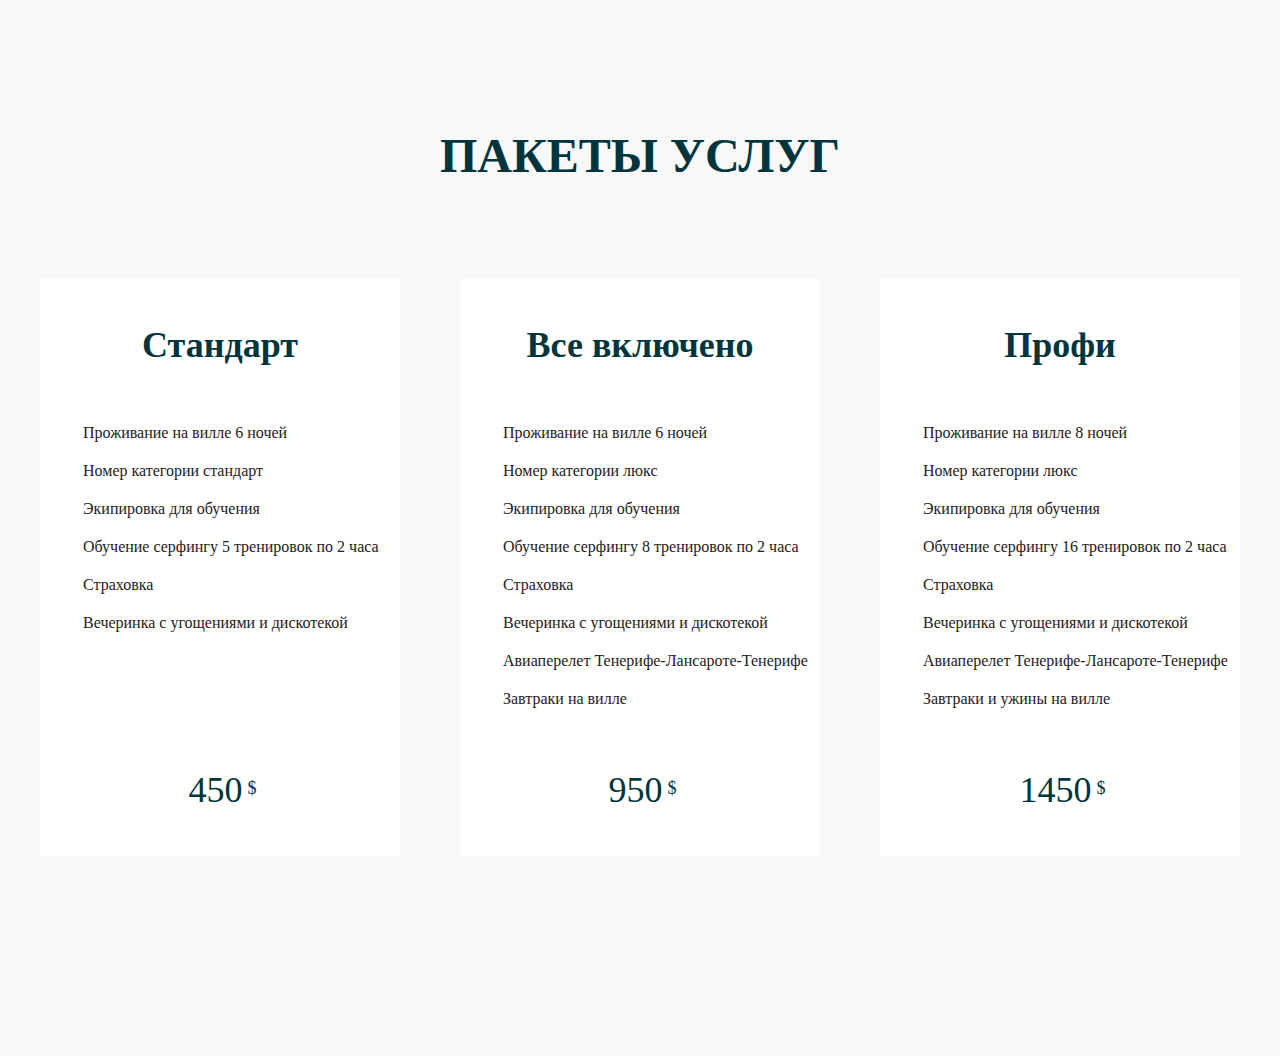
<file: lesson-1/index.html>
<!DOCTYPE html>
<html lang="en">

<head>
   <meta charset="UTF-8">
   <title>homework</title>
   <link href="css/style.css" rel="stylesheet" type="text/css" />
</head>

<body>
   <main class="content">
      <section class="services">
         <h1 class="title">ПАКЕТЫ УСЛУГ</h1>
         <div class="packages">
            <div class="card">
               <h2 class="card-title">Стандарт</h2>
               <ul class="card-list">
                  <li>Проживание на вилле 6 ночей</li>
                  <li>Номер категории стандарт</li>
                  <li>Экипировка для обучения</li>
                  <li>Обучение серфингу 5 тренировок по 2 часа</li>
                  <li>Страховка</li>
                  <li>Вечеринка с угощениями и дискотекой</li>
               </ul>
               <div class="price" id="standart">450<span>$</span></div>
            </div>
            <div class="card">
               <h2 class="card-title">Все включено</h2>
               <ul class="card-list">
                  <li>Проживание на вилле 6 ночей</li>
                  <li>Номер категории люкс</li>
                  <li>Экипировка для обучения</li>
                  <li>Обучение серфингу 8 тренировок по 2 часа</li>
                  <li>Страховка</li>
                  <li>Вечеринка с угощениями и дискотекой</li>
                  <li>Авиаперелет Тенерифе-Лансароте-Тенерифе</li>
                  <li>Завтраки на вилле</li>
               </ul>
               <div class="price">950<span>$</span></div>
            </div>
            <div class="card">
               <h2 class="card-title">Профи</h2>
               <ul class="card-list">
                  <li>Проживание на вилле 8 ночей</li>
                  <li>Номер категории люкс</li>
                  <li>Экипировка для обучения</li>
                  <li>Обучение серфингу 16 тренировок по 2 часа</li>
                  <li>Страховка</li>
                  <li>Вечеринка с угощениями и дискотекой</li>
                  <li>Авиаперелет Тенерифе-Лансароте-Тенерифе</li>
                  <li>Завтраки и ужины на вилле</li>
               </ul>
               <div class="price">1450<span>$</span></div>
            </div>
         </div>
      </section>
   </main>
</body>

</html>
</file>
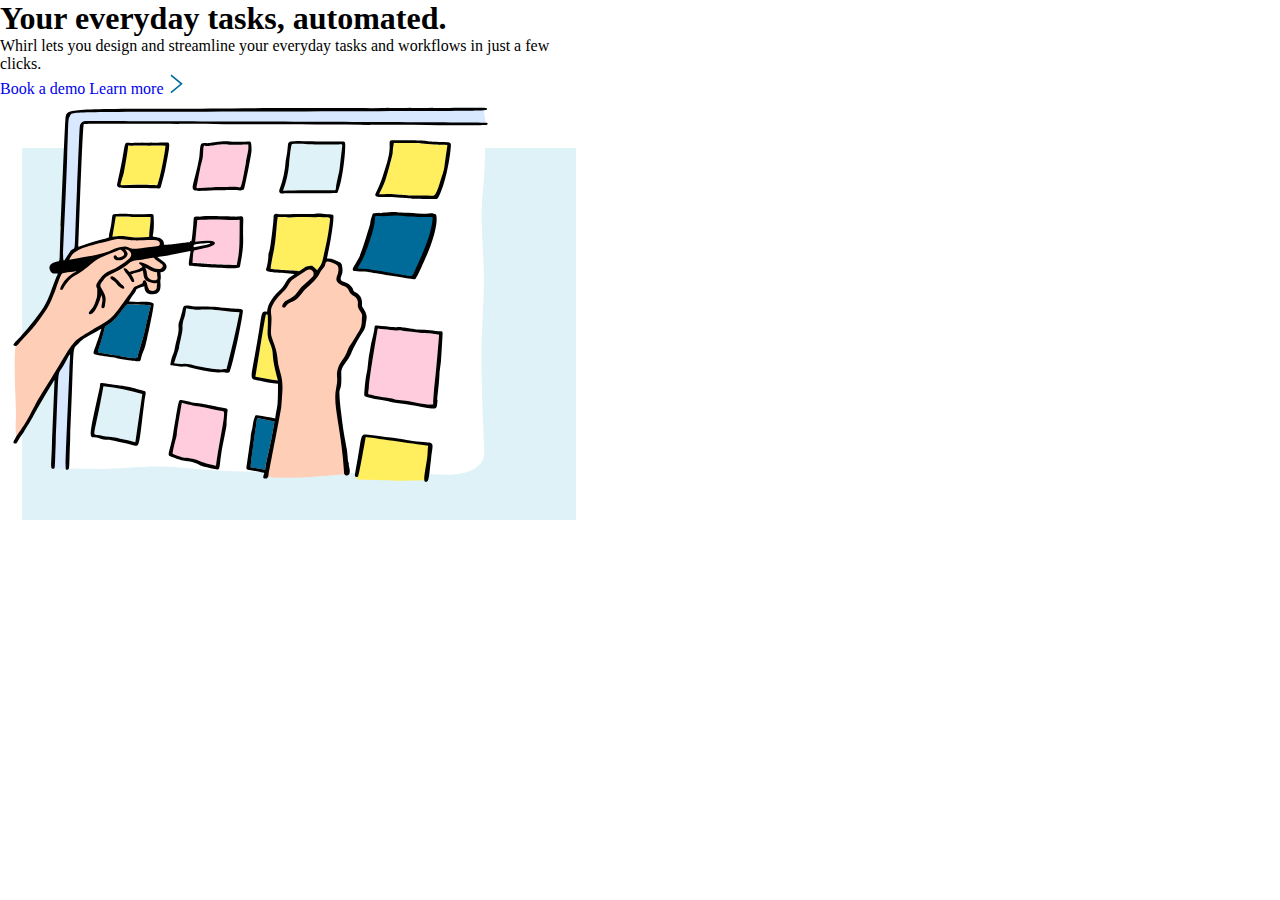
<file: lesson-3/index.html>
<!DOCTYPE html>
<html lang="en">

<head>
   <meta charset="UTF-8">
   <title>lesson 3</title>
   <link href="css/style.css" rel="stylesheet" type="text/css" />
</head>

<body>

   <section class="preview">
      <div class="preview__wrap">
         <div class="preview-content">
            <h1 class="preview-content__title">Your everyday tasks, automated.</h1>
            <p class="preview-content__text">Whirl lets you design and streamline your everyday tasks and workflows in
               just a few <br>clicks.</p>
            <a href="#" class="preview-content__link">Book a demo</a>
            <a href="#" class="preview-content__link-2">Learn more <svg class="preview-content__img" width="17.84"
                  height="21" viewBox="0 0 18 21" fill="none" xmlns="http://www.w3.org/2000/svg">
                  <path d="M2.98596 2.1001L13.6179 10.8604L2.98596 19.6207" stroke="#006B99" stroke-width="1.6" />
               </svg>
            </a>
         </div>
         <svg width="576" height="422" viewBox="0 0 576 422" fill="none" xmlns="http://www.w3.org/2000/svg">
            <g clip-path="url(#clip0_1472_66)">
               <path d="M576 50.0309H22.1538V422H576V50.0309Z" fill="#DEF2F7" />
               <path
                  d="M484.74 25.8283C484.114 26.9897 487.02 53.251 482.61 95.7335C479.804 122.94 483.787 148.02 483.938 181.722C483.938 206.291 481.006 240.092 481.432 264.267C481.884 302.024 483.512 333.699 484.34 353.739C484.941 368.307 469.603 376.91 448.026 376.634C399.858 376.024 311.565 374.665 232.169 373.229C204.076 372.757 183.726 368.976 160.044 368.563C140.169 368.209 116.01 371.221 102.025 370.985L67.5909 370.375C67.5909 370.375 80.1217 71.9724 80.1217 70.9881C81.3741 61.6836 81.6255 52.3126 80.8736 42.9748L81.7257 27.5606C81.7257 27.5606 80.1969 24.6471 90.2215 24.1353C100.246 23.6234 204.152 23.6234 204.152 23.6234L484.74 25.8283Z"
                  fill="white" />
               <path
                  d="M356.727 377.973C356.727 377.599 361.99 353.03 362.214 349.861C362.44 346.691 360.886 337.084 369.407 338.226C377.928 339.368 430.332 346.771 430.332 346.771L426.423 382.206C426.423 382.206 410.032 382.559 399.932 382.737C389.833 382.914 369.407 381.93 365.372 381.851C361.338 381.772 355.474 382.206 356.727 377.973Z"
                  fill="#FFEF5F" />
               <path
                  d="M72.077 252.592C72.077 252.592 57.2155 274.247 57.2155 274.543C57.2155 274.837 51.0253 372.303 53.5314 371.004C56.0376 369.705 67.4657 370.453 67.4657 370.453L72.077 252.592Z"
                  fill="#D8E9FF" />
               <path
                  d="M71.7764 154.438L76.5882 150.382L81.7258 27.5606C81.7258 27.5606 82.603 24.1352 89.2443 23.9974C95.8856 23.8596 485.742 25.7298 485.742 25.7298L483.688 11.1818C473.663 13.3079 75.1848 9.56751 69.9219 14.9025C66.2629 18.6231 66.6388 26.4385 66.6388 26.4385C66.6388 26.4385 60.9248 168.178 61.6265 166.86C62.3282 165.54 69.3705 155.816 71.7764 154.438Z"
                  fill="#D8E9FF" />
               <path
                  d="M15.9642 246.47L32.3294 227.926C32.3294 227.926 46.7899 210.09 49.1707 203.967C51.5516 197.845 55.1604 189.321 56.6892 184.517C58.2179 179.714 62.3531 169.616 62.3531 169.616C62.3531 169.616 70.2475 156.21 71.7261 154.438C73.2047 152.666 78.9438 150.501 82.3522 148.394C85.7606 146.287 107.414 142.33 111.173 140.874C114.932 139.417 125.182 141.011 129.368 140.874C133.553 140.736 140.645 141.976 145.858 140.874C151.071 139.771 161.572 140.046 161.672 143.59C161.61 146.716 161.266 149.834 160.644 152.922C160.644 152.922 152.299 159.044 158.138 161.878C163.977 164.714 168.414 169.162 166.208 170.54C164.046 171.575 161.658 172.283 159.166 172.627C159.166 181.309 158.439 178.849 158.59 189.144C158.185 190.389 157.381 191.531 156.252 192.462C155.125 193.393 153.712 194.081 152.148 194.459C146.96 195.522 148.139 185.345 145.382 186.585C137.463 190.325 135.558 188.357 135.107 190.049C134.656 191.742 131.698 196.093 126.385 203.279C121.072 210.464 112.777 225.17 93.3542 233.516C73.9315 241.864 68.9443 256.51 65.7865 261.293C62.6288 266.077 43.2813 299.228 28.2694 324.151L16.5155 342.538C15.6759 336.11 15.4163 329.643 15.7386 323.187C16.4153 314.741 15.1622 293.441 14.9367 284.208C14.7111 274.975 14.26 250.565 15.9642 246.47Z"
                  fill="#FFCEB6" />
               <path
                  d="M273.396 250.368L270.514 238.556C270.757 229.357 270.331 220.156 269.236 210.996C269.236 210.996 273.372 197.215 281.015 194.223C281.015 194.223 285.175 188.671 287.882 184.124C290.588 179.576 295.676 177.863 298.558 175.738C301.44 173.612 309.435 167.626 312.317 170.186C314.196 171.858 315.953 173.614 317.58 175.442L322.341 169.536C322.341 169.536 325.349 161.662 330.085 161.662C334.822 161.662 339.283 164.831 339.684 166.899C340.085 168.965 341.413 172.805 340.185 175.935C338.957 179.065 336.226 184.065 344.37 185.778C352.516 187.49 349.132 190.128 350.36 192.214C351.588 194.302 360.06 197.196 359.909 200.542C359.758 203.889 357.854 206.448 359.909 209.322C359.909 209.322 365.898 222.414 364.295 226.351C362.69 230.288 352.189 246.706 351.137 249.974C350.085 253.241 340.862 266.51 340.11 269.364C339.358 272.219 338.732 283.972 338.08 288.165C337.428 292.358 336.276 299.977 337.128 302.949C337.98 305.922 340.988 329.978 342.14 334.782C343.293 339.585 347.879 375.236 347.453 375.827C347.028 376.417 321.088 378.15 311.264 378.918C301.44 379.686 282.143 379.705 275.853 379.626C269.562 379.548 265.476 379.725 266.98 378.366C268.484 377.008 267.607 369.213 268.585 365.335C269.562 361.456 274.074 344.684 274.474 338.896C274.875 333.108 278.308 316.158 279.161 310.134C280.012 304.111 280.664 293.539 280.563 288.756C280.612 283.004 279.702 277.274 277.858 271.707C275.451 264.719 274.148 253.379 273.396 250.368Z"
                  fill="#FFCEB6" />
               <path
                  d="M142.149 295.882C139.843 312.037 137.571 328.193 135.332 344.349C130.439 342.876 125.413 341.692 120.295 340.805C115.607 339.46 110.674 338.716 105.685 338.601C103.755 338.285 101.9 337.655 99.9705 337.281C90.798 335.47 93.63 343.187 103.304 288.224C116.554 289.716 129.572 292.283 142.149 295.882Z"
                  fill="#DEF2F7" />
               <path
                  d="M427.902 46.0654C447.274 47.7387 447.599 46.2426 447.324 48.034C444.341 66.8736 444.817 70.3974 442.963 75.2402C440.281 82.2484 437.048 97.9776 433.289 97.8989C396.975 97.2689 425.344 98.6666 393.792 96.3437C385.548 95.7334 381.486 96.7374 379.106 96.3437C385.297 84.0792 384.821 84.532 389.357 68.6454C394.895 49.1365 391.411 59.4716 393.868 45.2386C423.54 45.1008 413.515 44.8449 427.902 46.0654Z"
                  fill="#FFEF5F" />
               <path
                  d="M338.631 46.4788C341.137 46.1836 342.442 46.1442 342.241 47.8372C337.479 88.6661 341.338 61.4206 336 90.1623C335.649 91.9734 335.75 92.1309 333.494 92.308C325.976 92.623 299.661 91.56 283.121 92.8199C286.395 84.0027 288.454 74.9344 289.26 65.7712C289.26 65.7712 290.865 46.0851 292.319 45.9276C297.523 45.6826 302.746 45.7813 307.932 46.2229C311.666 46.341 336.075 46.7938 338.631 46.4788Z"
                  fill="#DEF2F7" />
               <path
                  d="M324.723 119.219C327.956 119.436 330.211 119.003 330.085 121.05C329.088 131.106 327.416 141.114 325.073 151.031C321.465 167.686 322.192 165.245 317.153 172.155C311.815 167.39 312.944 167.824 309.384 167.883C303.22 167.883 300.664 174.537 296.853 172.863C295.751 172.391 277.732 172.096 270.665 170.698C270.665 169.3 271.541 163.611 274.298 150.166C276.479 139.653 276.804 120.282 278.032 119.534C276.88 118.963 276.203 118.943 289.21 119.416C297.365 118.932 305.554 118.866 313.721 119.219C319.259 119.337 313.795 118.412 324.723 119.219Z"
                  fill="#FFEF5F" />
               <path
                  d="M411.101 117.467C430.683 118.715 435.021 117.242 434.758 118.959C433.023 138.429 423.377 157.306 415.543 174.506C414.439 176.959 413.492 179.577 412.23 179.454C403.057 178.493 380.188 174.097 380.135 174.097C378.663 173.851 377.113 173.892 375.639 173.667C369.436 172.645 368.096 171.99 364.626 171.949C355.162 171.949 356.136 171.704 355.846 171.091C360.656 163.093 363.181 160.251 371.013 135.239C377.743 113.827 368.963 117.385 382.186 117.242C382.186 117.242 392.306 116.424 395.592 116.383C397.432 116.362 393.304 116.322 411.101 117.467Z"
                  fill="#006B99" />
               <path
                  d="M439.103 236.863C434.091 297.162 435.118 277.2 433.214 306.158C429.229 307.89 410.307 303.047 403.716 302.359C395.421 301.472 395.672 301.532 395.146 301.335C391.235 299.721 388.554 300.094 374.67 297.634C372.916 297.319 371.437 296.571 370.36 296.492C367.001 296.217 368.454 295.429 368.856 288.952C369.558 277.554 377.677 231.115 377.727 230.446C379.908 230.78 396.349 232.67 397.3 232.414C400.409 231.824 403.24 232.925 406.223 233.26C437.599 236.824 423.138 234.5 439.103 236.863Z"
                  fill="#FFCCDD" />
               <path
                  d="M274.499 323.58C269.261 355.078 266.98 357.716 265.176 371.752L250.615 369.272C251.067 360.649 255.903 327.931 257.106 320.057L274.499 323.58Z"
                  fill="#006B99" />
               <path
                  d="M223.323 313.305C226.381 313.954 219.639 340.628 215.981 367.855C191.971 362.224 203.45 362.618 188.237 359.98C184.478 359.37 185.155 360.374 177.461 357.735C174.528 356.751 172.448 356.003 172.599 355.039C175.105 341.632 176.508 340.53 176.86 335.903C177.386 329.151 181.545 306.748 181.872 304.622C196.132 308.717 190.468 306.276 223.323 313.305Z"
                  fill="#FFCCDD" />
               <path
                  d="M269.863 244.973C275.476 258.419 269.612 251.824 277.883 282.377C270.064 281.905 262.995 279.838 255.528 278.873C255.528 278.873 265.051 216.35 265.978 216.665C266.905 216.98 267.707 216.488 267.757 217.472C268.484 233.496 265.652 235.13 269.863 244.973Z"
                  fill="#FFEF5F" />
               <path
                  d="M239.539 214.185C235.98 233.399 231.243 252.317 226.482 271.274C222.547 269.719 225.73 274.03 197.81 268.144C192.624 267.062 187.361 265.23 182.574 265.881C179.694 265.944 176.818 265.691 174.028 265.132C182.825 238.93 176.534 257.533 180.719 241.036C183.952 227.984 181.797 230.15 182.85 225.09C184.328 217.905 184.478 222.295 186.182 210.228C198.338 212.432 194.102 211.429 209.063 211.487C215.655 211.567 229.363 214.185 239.539 214.185Z"
                  fill="#DEF2F7" />
               <path
                  d="M150.771 207.353C140.746 248.025 149.667 217.905 137.413 259.601C136.786 261.706 121.925 258.104 99.4194 254.738C97.4145 254.443 97.8406 253.379 98.016 252.769C106.562 227.039 104.206 228.969 105.534 228.181C118.967 220.8 124.406 205.897 127.814 206.152C137.613 206.959 146.26 206.704 150.771 207.353Z"
                  fill="#006B99" />
               <path
                  d="M150.595 119.12C150.595 126.818 149.518 129.712 149.191 138.098C149.206 138.201 149.192 138.305 149.151 138.403C149.109 138.501 149.04 138.591 148.949 138.666C148.859 138.741 148.748 138.8 148.625 138.838C148.503 138.875 148.371 138.891 148.24 138.886C144.881 139.083 141.523 139.377 138.215 139.436C127.288 139.633 125.684 136.425 112.451 138.709C113.604 131.897 114.732 125.282 115.86 118.51C143.828 118.924 119.744 119.12 150.595 119.12Z"
                  fill="#FFEF5F" />
               <path
                  d="M239.638 121.719C239.638 154.929 239.437 152.449 236.757 166.997C195.706 165.895 212.973 165.638 192.624 164.831C192.624 163.434 192.874 152.528 194.527 152.095C199.54 150.737 210.291 149.043 213.675 146.642C214.928 145.755 215.629 144.476 214.026 143.492C212.422 142.508 208.487 141.897 195.229 143.492C195.956 136.109 196.683 128.885 197.36 121.837C217.735 120.42 229.263 122.506 239.638 121.719Z"
                  fill="#FFCCDD" />
               <path
                  d="M248.285 46.6757C248.285 55.0423 248.71 48.979 245.779 65.0231C240.966 91.6978 240.767 89.5323 238.936 89.2764C232.095 88.2527 226.581 89.2764 217.408 89.0401C214.902 89.0401 214.902 89.4142 200.417 90.0441C197.661 90.1819 196.081 90.7331 196.482 88.8433C197.46 84.1974 197.359 83.2918 199.991 70.9486C201.921 61.9324 202.497 62.7002 202.924 56.3809C203.374 49.0183 203.4 47.3056 204.627 47.6994C207.334 48.5656 209.639 47.6994 219.514 46.4788C225.579 45.7308 223.098 46.6166 237.985 46.8529C242.42 46.9316 245.779 46.4788 248.285 46.6757Z"
                  fill="#FFCCDD" />
               <path
                  d="M165.406 47.7192C166.208 47.7192 160.945 77.7798 158.289 84.2172C156.359 88.7646 161.272 86.6189 140.069 86.6189C134.214 86.5087 128.356 86.673 122.526 87.111C119.293 87.111 120.496 87.2685 124.055 74.2166C124.055 74.2166 128.19 51.4202 128.19 47.5223C135.157 47.9948 130.846 47.5223 137.838 47.5223C156.108 47.8373 157.562 47.4436 165.406 47.7192Z"
                  fill="#FFEF5F" />
               <path
                  d="M486.946 11.1029C486.946 13.2094 490.78 12.855 287.582 13.5046C58.8194 14.2133 73.0794 13.2487 70.0219 17.9931C67.8666 21.3397 68.6185 19.9617 67.1148 60.7906C62.6538 181.703 59.9723 167.213 70.0219 153.827C76.7384 144.929 73.731 167.942 76.964 92.0521C78.6932 51.361 79.4701 31.3402 79.821 28.5842C80.247 24.8832 82.3271 22.954 86.9134 22.954C94.4319 22.954 474.239 24.2729 485.392 24.7651C489.377 24.9226 487.322 26.8518 485.792 26.9896C484.44 27.9739 88.8181 24.7651 83.8308 25.9856C82.5527 26.3006 78.4677 148.669 78.4677 148.708C105.033 139.574 109.068 140.658 109.068 138.709C109.068 133.984 110.12 134.259 111.574 123.767C112.576 116.444 111.85 116.463 115.459 116.089C127.689 114.848 129.192 116.877 148.565 116.089C150.72 116.089 153.577 115.873 153.577 117.191C155.382 144.496 147.863 136.543 159.166 139.771C160.776 140.349 162.102 141.322 162.947 142.542C163.793 143.764 164.11 145.168 163.853 146.543C163.602 147.646 187.686 144.26 187.837 144.24C192.147 143.689 191.319 146.977 193.224 127.821C194.001 119.77 193.224 119.179 195.078 118.785C195.879 118.554 196.737 118.473 197.585 118.549C200.467 119.042 203.174 118.175 205.956 118.116C209.865 117.998 235.328 118.629 235.378 118.629C245.953 118.629 242.772 114.692 243.097 136.996C243.548 149.398 242.471 154.516 240.09 168.06C239.889 169.084 239.538 169.91 237.884 169.753C237.734 169.753 237.558 169.93 237.383 169.969C232.37 171.013 195.555 168.69 193.4 168.001C188.813 166.406 187.361 171.938 190.393 154.22C190.393 153.847 190.393 153.454 190.393 153.079C179.366 155.048 168.714 157.824 157.287 158.985C163.803 163.867 168.038 165.776 166.133 170.58C165.772 171.58 165.036 172.472 164.022 173.139C163.008 173.805 161.76 174.217 160.444 174.321C161.421 184.045 159.992 178.946 160.444 184.695C160.87 191.014 160.444 195.857 152.925 196.29C147.012 196.644 145.156 193.81 144.429 189.735C144.129 187.924 145.382 187.766 142.424 188.829C132.851 192.214 139.744 189.577 131.423 199.243C130.411 200.633 129.571 202.097 128.917 203.613C142.3 204.538 148.439 202.669 153.528 205.581C154.429 206.094 150.294 226.312 146.886 241.351C143.578 256.038 144.379 248.754 140.771 261.589C140.144 263.794 140.295 264.365 117.864 260.605C116.712 260.408 115.659 259.817 114.531 259.62C108.917 258.675 100.346 257.652 95.5346 256.431C91.1739 255.387 94.3316 254.463 101.224 231.292C101.599 229.992 100.572 231.292 97.0383 233.26C86.6127 239.166 83.505 239.934 78.9689 245.072C71.4504 253.714 74.934 236.902 70.1472 342.754C68.8691 370.827 70.1472 371.732 66.9895 371.673C64.8091 371.673 64.8843 376.614 69.3703 272.475C70.2976 250.82 71.8765 252.947 63.2303 268.025C56.7894 279.227 59.2204 263.459 55.7118 345.53C54.6843 370.925 55.386 370.551 53.3309 370.767C50.3236 371.083 51.0253 370.767 51.8273 350.334C54.6843 277.299 54.7845 282.357 54.183 282.201C27.7682 325.923 38.695 310.371 23.7333 334.348C21.198 337.668 18.9054 341.1 16.8664 344.625C16.687 344.969 16.3407 345.244 15.9036 345.387C15.4664 345.532 14.9745 345.533 14.5357 345.392C14.097 345.251 13.7476 344.98 13.5643 344.636C13.381 344.292 13.3789 343.906 13.5583 343.561C17.7686 335.057 21.2522 332.537 29.748 317.162C39.923 298.776 32.2542 310.588 51.5766 279.759C63.5059 260.702 67.8917 251.352 73.706 244.934C77.6908 240.525 82.0765 238.044 91.2491 232.571C111.875 220.11 109.619 223.909 126.761 199.794C127.789 198.357 129.042 197.038 130.019 195.582C136.435 186.112 131.373 190.561 142.25 185.423C143.002 185.069 142.399 182.371 144.454 182.254C144.631 182.231 144.813 182.239 144.986 182.274C145.16 182.309 145.322 182.373 145.464 182.458C145.605 182.545 145.721 182.654 145.807 182.778C145.891 182.902 145.944 183.038 145.958 183.18C145.958 183.691 146.56 184.164 146.71 184.675C147.187 187.19 148.029 189.653 149.216 192.018C150.069 193.199 156.535 193.789 156.734 189.793C157.011 182.274 158.739 186.23 152.95 185.069C141.948 182.884 144.454 177.785 142.675 172.509C139.166 174.616 134.706 174.477 131.147 176.604C133.152 179.97 135.533 183.494 133.478 184.006C131.423 184.517 131.398 182.549 128.691 178.553C127.012 176.093 122.1 170.678 124.105 170.245C126.11 169.813 127.037 171.604 129.418 173.927C142.124 170.501 137.864 171.387 142.575 169.006C141.87 167.717 140.748 166.596 139.317 165.757C138.39 165.068 140.019 164.182 140.721 164.34C149.267 166.308 153.252 172.489 160.77 170.717C162.123 170.403 163.977 167.628 161.997 166.269C161.297 165.776 154.756 161.091 154.63 160.835C153.727 158.867 152.399 159.989 143.101 161.426C140.972 161.761 138.791 161.898 136.661 162.194C127.087 163.533 130.846 166.643 115.233 174.005C104.557 179.143 105.71 179.439 103.153 182.51C100.597 185.581 99.6697 187.156 100.848 189.125C106.085 197.944 106.136 199.459 105.108 206.291C104.732 208.85 104.557 210.444 102.602 210.228C99.3439 209.756 104.431 203.613 101.449 197.097C94.4319 221.567 87.0638 216.783 89.169 213.968C93.3793 208.554 93.4294 209.243 95.3591 203.889C97.2889 198.535 97.2388 199.459 97.2889 190.739C96.5981 189.849 96.2327 188.828 96.2327 187.786C96.2327 186.744 96.5981 185.722 97.2889 184.833C107.439 169.202 109.193 177.194 128.165 161.603C134.129 156.701 130.445 151.76 124.882 151.308C127.388 154.438 129.217 155.835 125.508 159.753C122.451 163.001 114.406 163.513 113.629 159.418C113.504 158.748 114.13 156.76 115.834 157.45C117.539 158.138 116.486 160.028 119.143 159.418C124.631 158.296 125.308 155.894 122.902 153.512C120.496 151.13 120.596 151.544 116.687 152.922C96.6373 160.402 93.7552 163.69 89.8957 167.096C75.2347 180.088 72.1772 175.442 63.0799 190.719C62.8794 191.033 62.7541 191.998 60.5737 191.861C59.2455 191.762 61.476 187.589 61.902 186.84C69.4205 173.612 83.1291 172.372 72.8539 173.75C69.408 173.996 66.0053 174.53 62.704 175.344C60.1978 175.915 56.9899 189.813 51.7771 201.369C50.3252 204.658 48.6521 207.885 46.7648 211.035C34.5849 229.54 29.5225 233.91 20.1244 243.989C17.6183 246.627 17.092 248.32 15.1121 247.926C9.37307 246.824 19.548 243.261 40.7751 213.555C48.87 202.235 49.9978 194.833 56.2381 179.301C57.3408 176.525 58.5438 175.541 56.8897 175.522C54.7595 175.522 52.3535 176.269 50.6243 173.553C48.1181 169.458 49.2209 165.521 56.3885 163.71C60.674 162.666 59.1202 168.197 60.699 128.078C60.699 128.078 64.9595 22.4421 65.5359 19.942C67.5158 11.3785 61.6765 10.6699 173.552 10.6699C206.758 10.6699 250.566 9.96119 307.706 10.0793C492.134 10.6305 486.971 8.64223 486.946 11.1029ZM236.757 167.096C239.437 152.449 239.638 154.929 239.638 121.818C229.263 122.605 217.735 120.518 197.36 122.073C196.683 129.102 195.956 136.327 195.229 143.728C208.487 142.114 212.346 142.685 214.026 143.728C215.705 144.771 214.928 145.992 213.675 146.878C210.291 149.279 199.666 150.973 194.527 152.331C192.874 152.764 192.624 163.67 192.624 165.068C213.023 165.737 195.706 165.993 236.757 167.096ZM210.266 145.441C210.266 144.595 206.758 145.145 205.254 145.283C192.322 146.406 193.902 146.346 193.701 149.221C206.157 147.252 210.142 146.189 210.266 145.362V145.441ZM158.289 147.901C160.795 147.587 160.52 142.763 156.384 142.252C150.67 141.562 142.149 142.449 135.207 142.37C129.318 142.37 120.546 140.067 115.834 141.208C86.8633 148.197 73.2298 150.657 69.2701 161.8C82.277 158.729 100.497 158.021 113.93 151.031C117.478 149.348 121.538 148.443 125.684 148.413C136.159 151.406 126.661 151.741 158.289 147.901ZM147.136 176.722C147.387 182.805 158.213 183.907 157.512 179.754C157.186 177.943 157.161 176.093 157.011 174.124C151.999 174.281 149.141 171.427 145.232 169.616C146.351 171.888 146.995 174.288 147.136 176.722ZM149.191 138.098C149.518 129.712 150.595 126.818 150.595 119.12C119.744 119.12 143.828 118.924 115.809 118.51C114.682 125.282 113.554 131.897 112.401 138.709C125.659 136.425 127.237 139.633 138.164 139.436C141.523 139.436 144.881 139.083 148.188 138.886C148.324 138.898 148.461 138.886 148.591 138.851C148.72 138.816 148.836 138.759 148.933 138.682C149.03 138.607 149.104 138.515 149.148 138.414C149.192 138.313 149.208 138.204 149.191 138.098ZM137.412 259.601C149.642 217.886 140.67 248.025 150.771 207.353C146.26 206.626 137.613 206.959 127.939 206.212C124.531 205.956 119.092 220.858 105.659 228.24C104.206 229.027 106.562 227.099 98.141 252.828C97.9656 253.379 97.5395 254.442 99.5444 254.797C121.924 258.104 136.786 261.706 137.412 259.601Z"
                  fill="#000001" />
               <path
                  d="M447.574 44.3332C448.626 44.3332 451.058 44.4907 450.907 47.3058C450.105 62.7593 444.266 89.8671 437.825 100.36C437.349 101.108 437.048 101.147 429.505 100.95C396.273 100.064 428.327 101.58 394.719 99.1589C384.494 98.4108 373.04 100.753 375.598 95.5564C380.96 84.729 382.288 79.8075 387.05 64.413C393.241 44.3332 385.296 42.3646 394.394 42.3646C445.068 42.4236 409.53 43.3095 447.574 44.3332ZM447.324 47.9554C447.599 46.2427 447.324 47.7389 427.9 45.9868C413.49 44.7663 423.49 45.0222 393.868 45.0222C391.362 59.2552 394.895 48.9594 389.357 68.4289C384.819 84.3943 385.296 83.8628 379.106 96.1273C381.487 96.58 385.546 95.576 393.792 96.1273C425.344 98.4502 396.975 97.0525 433.289 97.6825C437.048 97.6825 440.281 82.032 442.962 75.0238C444.792 70.3188 444.341 66.795 447.324 47.9554Z"
                  fill="#000001" />
               <path
                  d="M442.612 235.682C442.612 236.135 441.334 260.034 441.058 262.357C440.18 269.877 439.73 273.204 439.53 274.463C439.078 277.082 439.654 270.822 439.53 274.463C438.954 290.488 436.597 302.024 437.599 302.142C436.096 312.595 440.106 312.26 409.305 306.729C402.664 305.548 397.776 305.154 393.342 304.406C391.662 304.13 390.108 303.441 388.329 303.146C383.893 302.359 379.407 301.709 374.921 300.941C373.543 300.704 371.112 299.839 366.826 298.973C363.142 298.264 364.32 297.515 364.871 287.614C365.318 282.207 366.155 276.823 367.377 271.491C368.022 263.253 369.202 255.047 370.911 246.903C371.512 243.969 372.514 240.682 374.219 232.06C374.821 228.969 374.044 227.197 376.725 227.453C397.151 229.421 396.774 229.304 398.178 229.068C400.359 228.694 416.121 231.45 416.172 231.45C421.739 231.554 427.295 231.902 432.813 232.493C442.462 234.048 442.436 231.941 442.612 235.682ZM433.214 306.158C435.118 277.2 434.141 297.162 439.103 236.863C423.138 234.5 437.599 236.863 406.223 233.358C403.24 233.025 400.409 231.922 397.3 232.512C396.349 232.67 379.908 230.78 377.727 230.544C377.727 231.214 369.558 277.652 368.856 289.05C368.454 295.527 367.001 296.315 370.36 296.591C371.437 296.591 372.866 297.418 374.67 297.732C388.554 300.193 391.236 299.819 395.146 301.433C395.672 301.63 395.421 301.571 403.716 302.457C410.307 303.047 429.229 307.89 433.214 306.158Z"
                  fill="#000001" />
               <path
                  d="M436.222 117.093C438.076 124.318 433.865 139.791 428.703 152.528C426.197 158.808 422.939 165.737 421.51 168.946C415.771 181.742 417.024 177.824 416.123 179.833C415.345 181.525 415.922 181.644 408.604 180.521C408.604 180.521 370.836 174.616 369.633 174.3C366.501 173.356 362.114 174.183 354.747 173.06C351.313 172.528 353.092 169.95 354.169 168.021C359.784 158.178 358.931 163.04 369.859 127.094C371.062 123.157 369.382 125.125 372.665 116.109C372.941 115.36 373.467 115.439 379.808 114.829V115.222C399.858 112.959 389.307 114.651 412.838 115.045C418.182 115.802 423.638 115.928 429.029 115.419C431.185 115.183 435.82 115.616 436.222 117.093ZM432.788 119.869C432.939 118.215 428.803 119.633 410.233 118.432C393.265 117.329 397.201 117.368 395.546 117.388C392.414 117.388 382.765 118.215 382.765 118.215C370.234 118.353 378.53 114.928 372.114 135.539C364.596 159.615 362.24 162.351 357.653 170.049C357.929 170.639 357.002 170.777 366.025 170.875C369.332 170.875 370.61 171.544 376.525 172.528C377.928 172.746 379.407 172.706 380.811 172.943C380.811 172.943 402.664 177.175 411.411 178.1C412.614 178.218 413.515 175.699 414.568 173.336C421.937 156.78 431.059 138.61 432.788 119.869Z"
                  fill="#000001" />
               <path
                  d="M412.739 342.951C436.17 346.081 433.49 340.234 431.033 361.023C428.753 380.316 429.053 384.331 425.595 383.839C422.136 383.347 426.597 367.5 427.475 356.928C427.825 352.735 427.475 354.015 428.151 347.775C412.989 345.806 371.186 339.723 365.747 339.093C364.044 348.405 359.658 374.075 358.229 378.111C358.081 378.405 357.81 378.648 357.459 378.804C357.108 378.958 356.7 379.014 356.304 378.96C355.908 378.907 355.547 378.749 355.281 378.512C355.017 378.275 354.863 377.974 354.846 377.657C355.047 375.316 357.353 362.342 357.728 360.748C361.437 340.747 360.41 335.923 365.873 336.573C418.528 342.932 395.32 340.569 412.739 342.951Z"
                  fill="#000001" />
               <path d="M412.287 100.635C410.885 100.635 412.838 100.753 412.287 100.635V100.635Z" fill="#000001" />
               <path
                  d="M361.963 207.314C361.764 209.657 367.829 213.791 366.474 221.547C364.244 234.599 367.027 226.232 355.022 247.139C350.636 254.797 352.265 255.289 346.576 263.341C341.338 270.762 341.162 271.609 341.313 278.007C341.789 299.938 336.978 280.133 341.313 316.316C344.17 339.94 345.423 342.105 346.802 351.121C347.378 354.921 348.005 363.464 348.105 363.602C349.157 365.019 348.531 366.633 348.956 368.149C352.365 380.119 344.596 378.091 344.271 375.749C343.944 373.406 344.471 376.949 342.666 358.031C339.433 324.565 332.792 304.977 336.175 289.878C338.681 278.243 335.423 278.932 338.055 269.955C339.559 264.778 344.897 260.112 347.504 252.612C349.484 246.942 350.911 247.257 357.052 236.311C359.558 231.902 361.713 229.756 361.839 222.945C361.839 217.04 363.293 217.787 359.859 212.668C356.425 207.55 358.43 206.429 357.779 203.357C356.275 196.408 351.713 199.42 348.983 192.982C348.678 191.769 347.957 190.642 346.896 189.726C345.837 188.81 344.477 188.139 342.968 187.786C330.236 181.408 340.135 178.75 338.256 169.458C338.094 168.677 337.692 167.939 337.085 167.308C336.478 166.677 335.683 166.171 334.772 165.835C324.396 160.737 326.075 165.048 324.748 168.119C324.371 168.985 321.013 172.863 319.735 175.206C316.853 181.112 311.063 186.073 305.877 190.64C302.292 193.81 299.686 199.597 293.821 203.022C292.292 203.928 288.282 204.499 285.376 208.928C284.399 210.386 281.441 209.362 282.319 207.491C285.877 199.735 290.964 203.554 298.458 192.865C302.869 186.585 304.848 186.801 312.242 179.085C313.163 178.154 313.65 177.004 313.622 175.825C313.595 174.647 313.055 173.512 312.091 172.608C311.822 172.22 311.411 171.905 310.91 171.705C310.409 171.504 309.842 171.428 309.284 171.485C307.578 171.743 306.028 172.435 304.874 173.454C293.471 181.053 291.215 181.447 288.684 186.624C284.774 194.499 277.607 197.136 272.319 207.688C269.813 212.826 271.516 215.385 271.516 220.622C271.516 224.559 271.091 230.465 270.965 233.792C270.764 240.289 274.424 243.635 276.704 254.954C277.356 258.242 278.133 265.762 278.483 267.357C280.238 275.664 282.92 280.153 282.443 291.492C282.193 297.299 281.667 305.272 281.24 309.21C280.815 313.147 269.136 373.425 268.709 375.788C268.133 378.702 268.183 381.083 264.525 380.473C262.52 380.138 263.221 377.934 264.099 375.709C264.474 374.685 265.176 375.138 250.866 372.225C248.36 371.752 245.854 371.575 246.43 369.685C246.43 369.685 250.565 340.491 250.565 340.451C250.439 335.667 252.469 331.14 252.896 326.434C253.144 323.885 253.775 321.367 254.776 318.934C255.754 316.552 254.35 316.671 275.201 320.431C277.331 306.119 277.982 311.473 277.982 285.744C264.349 284.523 262.243 282.948 255.878 281.983C248.134 280.842 251.968 278.42 259.563 229.618C262.069 214.381 261.442 212.709 267.081 213.869C267.808 208.534 268.734 202.767 280.238 191.821C284.423 187.884 286.103 182.667 288.809 180.009C290.614 178.237 292.969 177.391 294.523 175.954C279.486 174.537 264.65 175.128 266.079 171.347C267.538 166.661 268.327 161.861 268.434 157.036C269.086 150.047 268.985 163.513 273.245 124.574C273.572 121.562 273.622 119.16 273.622 119.12C273.27 116.522 275.201 115.538 276.479 115.832C281.843 117.054 289.009 115.518 313.269 116.05C317.354 116.05 313.269 115.203 324.472 115.892C333.269 116.444 333.143 116.581 333.368 117.604C334.12 121.069 330.713 145.165 326.902 160.402C332.115 160.107 335.825 162.371 339.659 164.34C340.336 164.684 340.896 165.153 341.294 165.705C341.691 166.256 341.913 166.876 341.939 167.509C342.557 169.979 342.676 172.51 342.291 175.009C340.988 179.281 339.107 181.939 342.892 183.455C349.308 186.053 349.433 185.994 351.864 189.361C353.618 191.762 352.767 193.023 355.397 194.302C361.487 197.333 362.415 201.92 361.963 207.314ZM330.085 121.05C330.085 119.081 327.956 119.436 324.723 119.219C313.795 118.412 319.259 119.337 313.696 119.219C305.528 118.866 297.341 118.932 289.185 119.416C276.178 118.943 276.855 118.963 278.007 119.534C276.754 120.282 276.454 139.653 274.273 150.166C271.516 163.611 270.665 169.3 270.665 170.698C277.732 172.096 295.726 172.391 296.855 172.863C300.713 174.537 303.269 167.961 309.385 167.883C312.944 167.883 311.891 167.39 317.154 172.155C322.167 165.245 321.465 167.686 325.073 151.031C327.416 141.114 329.09 131.106 330.085 121.05ZM277.883 282.377C269.612 251.824 275.376 258.42 269.863 244.973C265.752 235.13 268.484 233.497 267.757 217.413C267.757 216.428 266.605 216.843 265.978 216.606C265.352 216.37 255.628 278.833 255.628 278.874C262.995 279.838 270.064 281.905 277.883 282.377ZM265.176 371.752C267.056 357.716 269.261 355.157 274.499 323.581L257.181 320.076C255.978 327.951 251.141 360.649 250.69 369.291L265.176 371.752Z"
                  fill="#000001" />
               <path
                  d="M344.922 44.5496C346.4 47.345 342.892 83.9218 337.403 94.8278C336.927 95.7728 285.501 95.0248 283.647 95.4185C279.587 96.2453 278.634 93.6665 279.486 91.4813C283.032 82.1269 285.119 72.4692 285.702 62.7198C286.859 57.4119 287.612 52.0543 287.957 46.6757C287.925 46.019 288.148 45.3701 288.595 44.8148C289.043 44.2594 289.693 43.8238 290.463 43.5653C293.244 43.0865 296.093 42.9077 298.934 43.0338C343.544 44.4512 343.77 42.3448 344.922 44.5496ZM342.241 47.8372C342.44 46.1442 341.038 46.1835 338.631 46.4788C336.226 46.7741 311.666 46.341 307.83 46.2229C302.646 45.7813 297.424 45.6826 292.218 45.9276C290.764 45.9276 289.16 65.7318 289.16 65.7712C288.354 74.9344 286.296 84.0027 283.02 92.82C299.56 91.5601 325.85 92.623 333.393 92.308C335.75 92.308 335.649 91.9734 335.899 90.1622C341.338 61.4206 337.479 88.5874 342.241 47.8372Z"
                  fill="#000001" />
               <path
                  d="M251.191 45.6717C251.483 48.0333 251.601 50.4062 251.543 52.7784C251.392 56.4006 244.526 91.3828 243.874 91.4616C242.621 91.619 241.744 92.5049 240.265 92.3868C236.355 91.9632 232.398 91.8642 228.461 92.0915C223.925 92.4852 222.045 91.9734 214.777 92.2884C183.326 93.568 192.773 96.954 199.365 58.822C200.618 46.2426 199.54 44.2543 206.157 45.0418C207.509 45.2189 206.157 45.3174 214.427 44.1756C232.621 41.6361 225.529 44.904 247.883 43.4669C250.265 43.3094 250.967 43.7031 251.191 45.6717ZM245.829 64.9641C248.685 48.9199 248.335 54.9832 248.335 46.6167C245.829 46.4198 242.471 46.8726 238.085 46.7938C223.199 46.5576 225.554 45.6717 219.614 46.4198C209.765 47.6403 207.435 48.5065 204.728 47.6403C203.5 47.2466 203.475 48.9593 203.023 56.3219C202.648 62.6411 202.021 61.8734 200.092 70.8896C197.586 83.2328 197.586 84.1383 196.583 88.7842C196.182 90.7528 197.76 90.1229 200.517 89.9851C215.129 89.3551 214.978 88.8827 217.509 88.9811C226.682 89.2961 232.196 88.1937 239.037 89.2173C240.767 89.5323 241.017 91.6978 245.829 64.9641Z"
                  fill="#000001" />
               <path
                  d="M223.8 209.735C240.114 211.389 243.348 210.07 242.871 213.436C240.365 232.06 232.17 267.908 229.69 273.715C229.238 274.779 226.682 275.153 225.102 274.543C223.524 273.932 220.366 274.66 217.884 274.424C208.079 273.415 198.424 271.641 189.064 269.128C185.932 268.085 181.997 268.892 179.641 268.518C171.847 267.278 170.093 267.869 170.369 266.353C172.022 257.002 172.674 258.478 174.428 252.395C175.331 249.226 173.726 253.695 178.113 235.997C178.647 233.315 178.79 230.594 178.538 227.887C178.538 223.634 179.867 223.772 182.924 210.169C183.852 206.074 187.386 207.688 195.054 208.515C195.951 208.518 196.847 208.471 197.736 208.378C220.542 208.495 215.078 208.83 223.8 209.735ZM226.482 271.333C231.243 252.317 235.98 233.399 239.538 214.243C229.363 214.243 215.655 211.625 209.063 211.606C194.026 211.606 198.336 212.551 186.182 210.346C184.478 222.414 184.328 218.024 182.85 225.209C181.796 230.268 183.952 228.103 180.719 241.155C176.634 257.652 182.825 239.048 174.027 265.25C176.818 265.81 179.694 266.062 182.574 265.998C187.361 265.349 192.599 267.179 197.81 268.263C225.73 274.089 222.546 269.699 226.482 271.333Z"
                  fill="#000001" />
               <path
                  d="M225.353 310.233C228.787 310.923 227.484 312.537 227.132 316.474C226.231 326.908 226.807 325.667 226.482 327.635C225.103 335.864 222.346 348.523 221.745 352.46C218.913 370.531 220.517 372.244 216.132 371.26C200.092 367.677 202.046 367.992 198.589 366.378C188.564 361.673 187.411 365.354 172.198 359.055C166.684 356.771 168.439 357.854 172.349 340.234C173.026 337.105 174.855 324.053 175.756 319.899C179.416 300.055 178.539 302.024 182.448 302.181C191.17 303.54 189.289 304.15 196.257 304.898C201.721 305.37 204.326 306.06 225.353 310.233ZM215.981 367.855C219.64 340.628 226.381 313.954 223.323 313.305C190.343 306.276 196.132 308.717 181.847 304.701C181.547 306.828 177.386 329.231 176.835 335.983C176.483 340.608 175.031 341.711 172.574 355.117C172.399 356.082 174.503 356.83 177.436 357.815C185.13 360.452 184.453 359.448 188.212 360.058C203.575 362.618 191.971 362.224 215.981 367.855Z"
                  fill="#000001" />
               <path
                  d="M165.205 44.6087C170.218 44.4118 170.895 42.5219 165.381 70.8305C164.329 76.1458 162.349 83.1343 160.719 89.1976C160.268 90.8907 157.987 90.3985 155.005 90.2607C126.686 88.9417 117.413 92.2293 116.987 86.855C128.415 37.6398 120.947 45.3174 132.926 44.904C138.214 44.7268 158.364 44.8843 165.205 44.6087ZM158.238 84.2171C160.744 77.7797 166.158 47.7388 165.356 47.7191C157.562 47.4435 156.109 47.8372 137.788 47.601C130.796 47.5025 135.107 48.034 128.14 47.601C128.14 51.5382 124.029 74.2559 124.004 74.2953C120.446 87.3472 119.243 87.2684 122.476 87.1897C128.306 86.7517 134.164 86.5873 140.019 86.6975C161.27 86.6188 156.359 88.7646 158.238 84.2171Z"
                  fill="#000001" />
               <path
                  d="M143.277 292.732C147.287 293.461 145.407 295.233 144.305 304.13C139.292 343.877 139.868 349.015 134.956 347.695C129.532 346.005 123.93 344.688 118.215 343.758C103.178 340.668 112.902 342.479 103.454 341.435C100.572 341.121 97.5897 338.896 93.4295 339.27C88.1165 339.743 90.9234 329.82 99.7952 289.228C100.372 286.491 99.3441 284.483 102.301 285.035C106.311 285.764 115.133 286.787 122.351 287.869C134.054 289.602 136.21 291.354 143.277 292.732ZM135.332 344.349C137.638 328.167 139.953 312.011 142.275 295.882C129.698 292.276 116.68 289.703 103.429 288.204C93.7553 343.128 90.8983 335.451 100.096 337.262C102.026 337.636 103.88 338.266 105.81 338.581C110.742 338.717 115.614 339.467 120.245 340.805C125.38 341.691 130.423 342.875 135.332 344.349Z"
                  fill="#000001" />
               <path
                  d="M119.995 184.872C121.573 187.018 124.481 187.963 124.305 189.932C124.305 190.226 123.478 190.463 122.877 190.817C120.613 189.823 118.707 188.394 117.338 186.663C113.579 181.584 110.997 181.584 110.471 180.167C109.82 178.395 111.749 177.765 112.977 178.572C115.807 180.302 118.189 182.44 119.995 184.872Z"
                  fill="#000001" />
            </g>
            <defs>
               <clipPath id="clip0_1472_66">
                  <rect width="576" height="422" fill="white" />
               </clipPath>
            </defs>
         </svg>

      </div>
   </section>
</body>

</html>
</file>
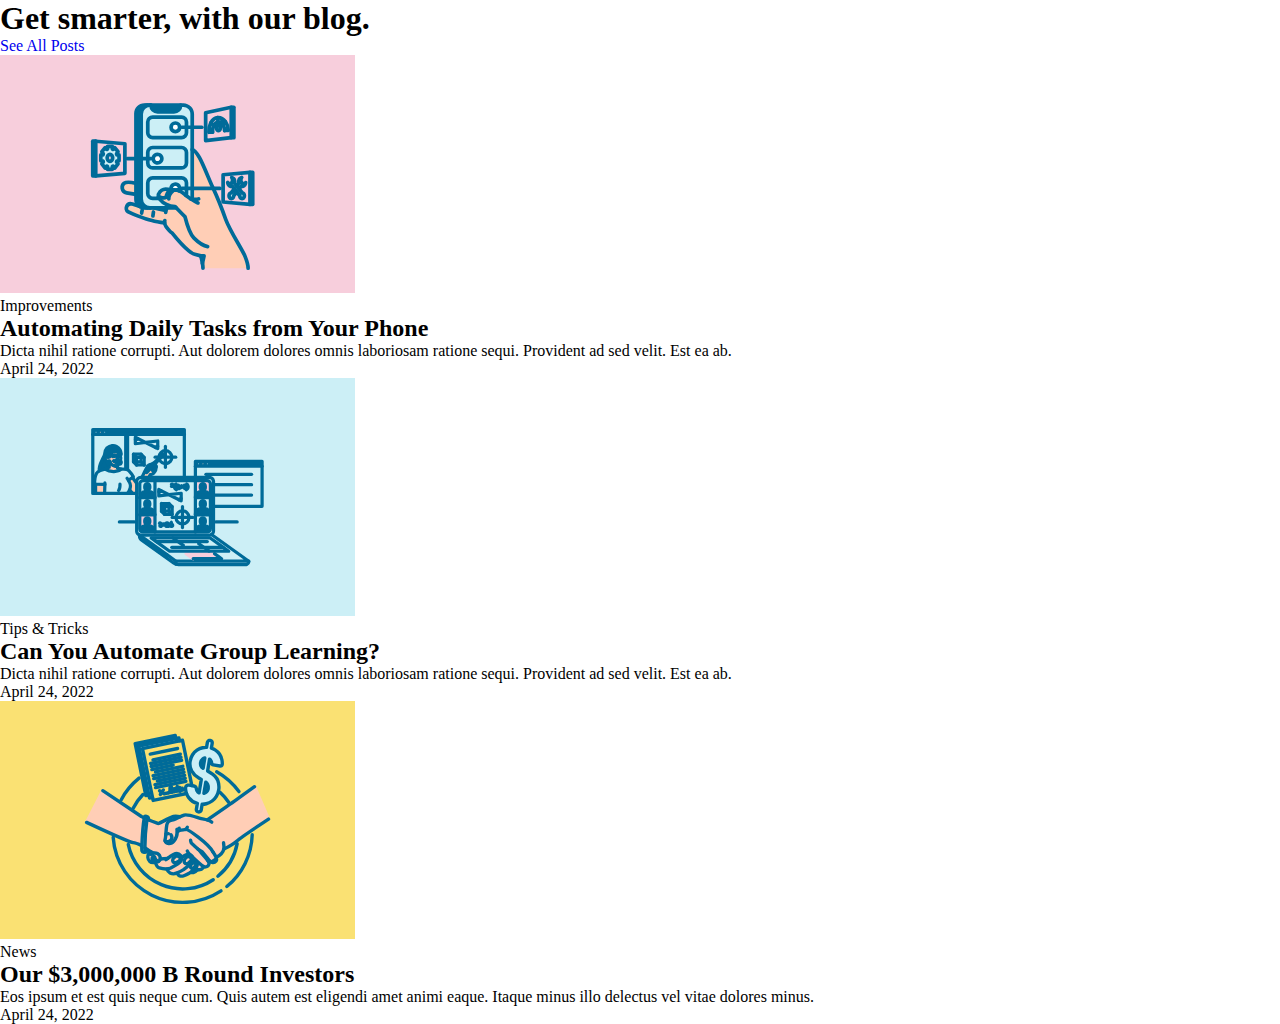
<file: lesson-4/index.html>
<!DOCTYPE html>
<html lang="en">

<head>
   <meta charset="UTF-8">
   <title>lesson 4</title>
   <link href="css/style.css" rel="stylesheet" type="text/css" />
</head>

<body>
   <header class="blog-header">
      <h1 class="blog-header__title">Get smarter, with our blog.</h1>
      <a href="#" class="blog-header__link">See All Posts</a>
   </header>
   <main class="blog-page">
      <section class="posts">
         <div class="post">
            <svg width="355" height="238" viewBox="0 0 355 238" fill="none" xmlns="http://www.w3.org/2000/svg">
               <g clip-path="url(#clip0_1303_668)">
                  <path d="M355 0H0V238H355V0Z" fill="#F7CEDC" />
                  <path d="M252.707 117.427H249.965V149.32H252.707V117.427Z" fill="#FFCEB6" />
                  <path
                     d="M176.032 152.531L175.157 151.636C170.781 151.292 164.131 149.531 159.919 144.318C159.673 144.014 159.448 143.694 159.244 143.36C158.866 142.751 158.601 142.079 158.46 141.376C157.744 137.614 161.623 134.877 163.45 134.429C165.748 133.872 169.703 134.596 171.297 134.935C171.734 135.029 171.995 135.091 171.995 135.091C172.28 135.113 172.566 135.113 172.851 135.091C173.047 135.08 173.257 135.065 173.483 135.048C173.555 135.048 173.628 135.041 173.704 135.033C173.748 135.033 173.79 135.033 173.835 135.026C174.703 134.965 175.573 134.976 176.439 135.059C176.686 135.084 176.944 135.121 177.209 135.164C177.354 135.19 177.5 135.219 177.648 135.25C177.768 135.276 177.888 135.305 178.011 135.336C178.102 135.358 178.193 135.383 178.284 135.409C178.47 135.459 178.655 135.514 178.839 135.576C178.848 135.58 178.856 135.582 178.865 135.584C178.951 135.612 179.036 135.641 179.122 135.675V135.671C180.454 136.165 181.688 136.892 182.768 137.816C183.774 138.668 184.881 139.557 186.033 140.441C187.574 141.621 189.192 142.797 190.776 143.867C190.776 143.867 191.35 143.977 192.207 144.086L192.218 143.995V133.4H213.216C216.641 140.695 222.006 153.931 225.808 164.548C229.763 175.587 242.474 194.868 245.053 201.312C248.122 208.973 248.122 213.241 248.122 213.241H202.958C202.978 211.558 202.8 209.877 202.428 208.235L204.074 200.854C202.796 200.887 200.783 200.854 200.783 200.854V200.861C200.551 200.81 199.399 200.523 194.705 199.296C187.543 197.424 172.013 177.942 172.013 177.942C170.445 177.206 167.695 173.77 166.068 171.611C165.256 170.534 164.762 169.251 164.641 167.907H164.615C164.615 167.907 156.455 166.963 152.071 165.563C152.071 165.563 145.087 163.728 143.14 162.887C143.14 162.887 130.938 158.347 127.854 156.559C124.771 154.772 126.228 147.279 132.401 149.07C136.037 150.122 139.24 151.189 139.389 151.24C140.78 152.242 142.449 152.78 144.162 152.776H153.192C153.192 152.776 163.717 155.074 165.696 155.514L165.953 155.529C166.161 154.571 166.497 153.645 166.951 152.776H175.849L176.032 152.531Z"
                     fill="#FFCEB6" />
                  <path
                     d="M245.621 127.625C245.647 127.589 245.671 127.553 245.697 127.519C245.605 128.431 245.262 129.3 244.706 130.028C244.331 130.567 243.79 130.969 243.167 131.174C242.544 131.378 241.871 131.374 241.25 131.161L239.11 133.885L236.713 130.834L238.853 128.111C238.674 127.357 238.66 126.574 238.814 125.815C238.968 125.056 239.284 124.339 239.743 123.716C240.224 123.066 240.927 122.619 241.718 122.459C241.687 122.488 241.658 122.52 241.633 122.554C241.096 123.291 240.807 124.179 240.807 125.09C240.807 126.002 241.096 126.89 241.633 127.626C241.856 127.948 242.154 128.212 242.502 128.394C242.849 128.577 243.235 128.672 243.627 128.672C244.019 128.672 244.405 128.576 244.753 128.394C245.1 128.212 245.398 127.948 245.621 127.625Z"
                     fill="#CCEFF6" />
                  <path
                     d="M243.703 138.642C244.142 139.243 244.379 139.968 244.379 140.712C244.379 141.457 244.142 142.181 243.703 142.781C243.521 143.045 243.277 143.261 242.994 143.41C242.71 143.559 242.395 143.636 242.075 143.636C241.754 143.636 241.439 143.559 241.155 143.41C240.871 143.261 240.628 143.045 240.445 142.781C240.009 142.198 239.773 141.488 239.774 140.758L239.745 140.797L236.705 136.936L234.308 133.885L232.168 131.161C231.547 131.375 230.873 131.38 230.249 131.175C229.624 130.971 229.083 130.569 228.707 130.029C228.153 129.3 227.811 128.432 227.719 127.52C227.744 127.554 227.766 127.59 227.795 127.626C228.018 127.949 228.316 128.213 228.663 128.396C229.01 128.579 229.397 128.674 229.789 128.674C230.181 128.674 230.567 128.579 230.915 128.396C231.262 128.213 231.56 127.949 231.783 127.626C232.32 126.89 232.61 126.002 232.61 125.09C232.61 124.178 232.32 123.29 231.783 122.554C231.758 122.521 231.731 122.49 231.703 122.459C232.492 122.62 233.193 123.067 233.672 123.716C234.131 124.339 234.449 125.055 234.603 125.814C234.757 126.573 234.744 127.357 234.566 128.111L236.706 130.834L239.103 133.885L242.14 137.746L242.11 137.787C242.423 137.8 242.729 137.884 243.005 138.032C243.28 138.18 243.519 138.389 243.703 138.642Z"
                     fill="#CCEFF6" />
                  <path d="M234.305 133.884L236.705 136.935L235.612 138.326L234.305 133.884Z" fill="#006B99" />
                  <path
                     d="M234.305 133.884L235.612 138.326L233.665 140.797L233.633 140.758C233.634 141.488 233.398 142.199 232.961 142.783C232.778 143.046 232.535 143.262 232.251 143.41C231.967 143.559 231.652 143.637 231.332 143.637C231.011 143.637 230.696 143.559 230.412 143.41C230.129 143.262 229.885 143.046 229.703 142.783C229.266 142.181 229.031 141.456 229.031 140.713C229.031 139.968 229.266 139.244 229.703 138.642C229.887 138.389 230.127 138.18 230.403 138.031C230.679 137.883 230.984 137.798 231.297 137.784L231.265 137.744L234.305 133.884Z"
                     fill="#CCEFF6" />
                  <path d="M233.872 52.2562H231.257V82.6831H233.872V52.2562Z" fill="#FFCEB6" />
                  <path
                     d="M221.687 66.9866C221.857 67.1779 221.965 67.4163 221.998 67.6702C222.03 67.9242 221.986 68.1822 221.869 68.4102L221.692 68.7382L220.065 71.7488C220.234 72.1233 220.333 72.5255 220.359 72.9355C220.454 74.385 219.658 75.6158 218.586 75.6818C217.515 75.7481 216.568 74.6341 216.473 73.1846C216.378 71.7351 217.174 70.5051 218.246 70.4383C218.444 70.4246 218.643 70.4517 218.831 70.5181L220.286 67.8318L220.641 67.1727C220.681 67.0741 220.745 66.9874 220.828 66.9203C220.91 66.8535 221.008 66.8087 221.113 66.7898C221.217 66.7712 221.325 66.7794 221.425 66.8139C221.526 66.8483 221.616 66.9076 221.687 66.9866Z"
                     fill="#CCEFF6" />
                  <path
                     d="M213.218 133.4H192.22V94.516C192.22 94.516 195.31 95.4662 199.262 102.26C203.213 109.053 209.43 125.478 212.819 132.554C212.949 132.825 213.085 133.105 213.218 133.4Z"
                     fill="#FFCEB6" />
                  <path
                     d="M200.826 200.869L200.783 200.854C200.783 200.854 202.796 200.887 204.074 200.854L202.428 208.235C201.789 204.787 200.83 201.03 200.786 200.858C200.799 200.863 200.813 200.866 200.826 200.869Z"
                     fill="#006B99" />
                  <path
                     d="M192.22 133.4V143.987L192.208 144.079C191.352 143.97 190.777 143.859 190.777 143.859C189.194 142.789 187.575 141.614 186.034 140.434L186.085 140.368C186.34 139.767 186.471 139.121 186.47 138.467V133.404L192.22 133.4Z"
                     fill="#CCEFF6" />
                  <path
                     d="M186.47 72.2334V66.9985C186.47 65.701 185.956 64.4568 185.041 63.5393C184.126 62.6222 182.885 62.1065 181.591 62.1065H152.647C151.353 62.1065 150.112 62.6222 149.197 63.5393C148.282 64.4568 147.767 65.701 147.767 66.9985V77.6651C147.767 78.3076 147.894 78.9437 148.139 79.5372C148.384 80.1307 148.744 80.6698 149.197 81.1243C149.65 81.5784 150.188 81.9387 150.78 82.1845C151.372 82.4303 152.006 82.5567 152.647 82.5567H181.588C182.229 82.5567 182.863 82.4303 183.456 82.1845C184.048 81.9387 184.586 81.5784 185.039 81.1243C185.492 80.6698 185.851 80.1307 186.096 79.5372C186.341 78.9437 186.468 78.3076 186.468 77.6651L186.47 72.2334ZM141.176 103.544V58.9699C141.176 56.6399 142.099 54.4056 143.742 52.7581C145.386 51.1107 147.615 50.185 149.938 50.1843H150.988C150.988 51.9396 151.683 53.623 152.922 54.8646C154.16 56.1057 155.839 56.803 157.59 56.803H174.014C175.765 56.8019 177.444 56.1046 178.682 54.8634C179.921 53.6227 180.617 51.9396 180.619 50.1843H183.453C184.604 50.1839 185.744 50.4111 186.807 50.8523C187.871 51.2938 188.837 51.9407 189.651 52.7567C190.466 53.5726 191.111 54.5409 191.552 55.6071C191.993 56.6733 192.22 57.8158 192.22 58.9699V133.4H186.47V127.803C186.47 126.506 185.956 125.262 185.041 124.344C184.126 123.427 182.885 122.911 181.591 122.911H152.647C151.353 122.911 150.112 123.427 149.197 124.344C148.282 125.262 147.767 126.506 147.767 127.803V138.467C147.767 139.765 148.282 141.009 149.197 141.927C150.112 142.844 151.353 143.359 152.647 143.359H159.246C159.45 143.693 159.676 144.013 159.922 144.317C164.131 149.531 170.781 151.289 175.16 151.635L176.035 152.53L175.853 152.778H149.938C147.614 152.777 145.385 151.85 143.742 150.201C142.098 148.553 141.175 146.318 141.176 143.987V103.544ZM147.774 103.544V108.066C147.774 109.364 148.288 110.608 149.204 111.525C150.119 112.443 151.36 112.958 152.654 112.958H181.595C182.889 112.958 184.13 112.443 185.045 111.525C185.96 110.608 186.474 109.364 186.474 108.066V97.4021C186.474 96.1049 185.96 94.8604 185.045 93.9433C184.13 93.0257 182.889 92.5105 181.595 92.5105H152.647C151.353 92.5105 150.112 93.0257 149.197 93.9433C148.282 94.8604 147.767 96.1049 147.767 97.4021L147.774 103.544Z"
                     fill="#CCEFF6" />
                  <path
                     d="M186.47 133.4V138.463C186.471 139.116 186.34 139.763 186.085 140.364L186.034 140.429C184.883 139.544 183.775 138.656 182.77 137.804C181.69 136.879 180.455 136.153 179.123 135.659C179.455 135.082 179.649 134.437 179.692 133.774C179.735 133.11 179.625 132.446 179.371 131.832C179.117 131.217 178.725 130.67 178.226 130.232C177.727 129.793 177.135 129.476 176.494 129.304C175.853 129.132 175.181 129.11 174.531 129.24C173.88 129.37 173.268 129.648 172.742 130.053C172.216 130.458 171.79 130.979 171.496 131.575C171.203 132.171 171.05 132.827 171.05 133.492C171.05 133.983 171.135 134.469 171.3 134.931C169.706 134.592 165.751 133.868 163.452 134.424C161.626 134.872 157.746 137.61 158.462 141.372C158.603 142.075 158.869 142.747 159.246 143.356H152.647C151.353 143.356 150.112 142.84 149.197 141.923C148.282 141.006 147.767 139.761 147.767 138.464V127.803C147.767 126.506 148.282 125.262 149.197 124.344C150.112 123.427 151.353 122.911 152.647 122.911H181.588C182.882 122.911 184.123 123.427 185.039 124.344C185.953 125.262 186.468 126.506 186.468 127.803V133.4H186.47Z"
                     fill="#CCEFF6" />
                  <path
                     d="M147.767 103.544V97.402C147.767 96.1045 148.282 94.8604 149.197 93.9429C150.112 93.0257 151.353 92.5101 152.647 92.5101H181.588C182.882 92.5101 184.123 93.0257 185.039 93.9429C185.953 94.8604 186.468 96.1045 186.468 97.402V108.066C186.468 109.364 185.953 110.608 185.039 111.525C184.123 112.442 182.882 112.958 181.588 112.958H152.647C151.353 112.958 150.112 112.442 149.197 111.525C148.282 110.608 147.767 109.364 147.767 108.066V103.544ZM161.844 103.639C161.844 102.782 161.59 101.944 161.115 101.231C160.64 100.518 159.964 99.963 159.175 99.6352C158.384 99.3072 157.515 99.2215 156.677 99.3891C155.838 99.5563 155.068 99.9689 154.463 100.575C153.858 101.181 153.447 101.954 153.28 102.794C153.113 103.635 153.198 104.506 153.525 105.298C153.853 106.091 154.407 106.767 155.117 107.244C155.828 107.72 156.664 107.975 157.519 107.975C158.087 107.975 158.65 107.863 159.175 107.646C159.7 107.428 160.177 107.109 160.579 106.706C160.981 106.303 161.3 105.825 161.518 105.299C161.735 104.772 161.847 104.208 161.847 103.639H161.844Z"
                     fill="#CCEFF6" />
                  <path
                     d="M186.47 72.2334V77.6651C186.47 78.3076 186.344 78.9437 186.099 79.5369C185.854 80.1304 185.494 80.6698 185.041 81.1239C184.588 81.5784 184.05 81.9387 183.458 82.1845C182.866 82.4303 182.231 82.5567 181.591 82.5567H152.647C152.006 82.5567 151.372 82.4303 150.78 82.1845C150.188 81.9387 149.65 81.5784 149.197 81.1239C148.744 80.6698 148.384 80.1304 148.139 79.5369C147.894 78.9437 147.767 78.3076 147.767 77.6651V67.0011C147.767 65.7036 148.282 64.4594 149.197 63.5419C150.112 62.6244 151.353 62.1091 152.647 62.1091H181.588C182.882 62.1091 184.123 62.6244 185.039 63.5419C185.953 64.4594 186.468 65.7036 186.468 67.0011L186.47 72.2334ZM179.701 72.3279C179.701 71.4701 179.447 70.6319 178.971 69.9186C178.496 69.2054 177.821 68.6497 177.03 68.3216C176.24 67.9931 175.37 67.9075 174.531 68.0747C173.692 68.2419 172.921 68.6548 172.316 69.2613C171.711 69.8678 171.299 70.6408 171.132 71.4819C170.965 72.3231 171.051 73.195 171.378 73.9872C171.706 74.7798 172.26 75.4571 172.972 75.9335C173.683 76.4099 174.519 76.6642 175.375 76.6642C176.522 76.6634 177.621 76.2063 178.432 75.393C179.243 74.58 179.698 73.4775 179.699 72.3279H179.701Z"
                     fill="#CCEFF6" />
                  <path
                     d="M150.988 50.1843H180.619C180.617 51.9396 179.921 53.6227 178.682 54.8634C177.444 56.1046 175.765 56.8019 174.014 56.803H157.59C155.839 56.803 154.16 56.1057 152.921 54.8646C151.683 53.623 150.988 51.9396 150.988 50.1843Z"
                     fill="#006B99" />
                  <path
                     d="M179.699 133.494C179.698 134.254 179.499 135.001 179.122 135.66L178.86 135.574C178.851 135.573 178.842 135.57 178.834 135.567C178.649 135.502 178.464 135.446 178.278 135.399C178.188 135.374 178.097 135.349 178.006 135.326C177.883 135.294 177.763 135.268 177.643 135.241C177.494 135.212 177.349 135.183 177.204 135.155C176.942 135.108 176.691 135.075 176.434 135.049C175.569 134.965 174.698 134.954 173.831 135.017C173.787 135.017 173.745 135.023 173.699 135.023C173.623 135.031 173.551 135.035 173.478 135.038C173.25 135.052 173.039 135.067 172.846 135.082C172.561 135.104 172.275 135.104 171.99 135.082C171.99 135.082 171.733 135.02 171.292 134.926C171.127 134.464 171.043 133.978 171.042 133.487C171.034 132.913 171.14 132.342 171.354 131.809C171.567 131.276 171.885 130.791 172.287 130.382C172.69 129.972 173.169 129.647 173.698 129.426C174.227 129.204 174.794 129.09 175.367 129.09C175.941 129.09 176.508 129.204 177.037 129.426C177.566 129.647 178.045 129.972 178.448 130.382C178.85 130.791 179.167 131.276 179.381 131.809C179.595 132.342 179.701 132.913 179.693 133.487L179.699 133.494Z"
                     fill="white" />
                  <path
                     d="M175.375 76.6646C177.764 76.6646 179.701 74.7227 179.701 72.3279C179.701 69.9331 177.764 67.9913 175.375 67.9913C172.986 67.9913 171.049 69.9331 171.049 72.3279C171.049 74.7227 172.986 76.6646 175.375 76.6646Z"
                     fill="white" />
                  <path
                     d="M153.192 152.776H166.953C166.499 153.645 166.163 154.571 165.954 155.529L165.698 155.514C163.717 155.074 153.192 152.776 153.192 152.776Z"
                     fill="#006B99" />
                  <path
                     d="M157.521 99.3031C158.377 99.3024 159.214 99.5563 159.926 100.032C160.638 100.508 161.193 101.186 161.521 101.978C161.848 102.77 161.934 103.642 161.768 104.484C161.601 105.325 161.19 106.098 160.585 106.705C159.98 107.312 159.209 107.725 158.37 107.893C157.53 108.06 156.66 107.975 155.87 107.646C155.079 107.318 154.403 106.762 153.928 106.049C153.452 105.335 153.199 104.496 153.199 103.639C153.2 102.489 153.655 101.387 154.465 100.574C155.276 99.7613 156.375 99.3042 157.521 99.3031Z"
                     fill="white" />
                  <path
                     d="M147.396 50.1843H149.938C147.615 50.185 145.386 51.1107 143.742 52.7581C142.099 54.4056 141.176 56.6399 141.176 58.9699V103.544H138.633V58.9699C138.633 56.6399 139.557 54.4056 141.2 52.7581C142.843 51.1107 145.072 50.185 147.396 50.1843Z"
                     fill="#006B99" />
                  <path
                     d="M149.938 152.776H147.396C145.071 152.776 142.841 151.85 141.197 150.202C139.553 148.554 138.629 146.318 138.629 143.987V103.544H141.176V143.987C141.176 146.318 142.099 148.552 143.742 150.2C145.385 151.848 147.614 152.775 149.938 152.776Z"
                     fill="#006B99" />
                  <path
                     d="M135.963 128.321V139.443C135.963 139.443 132 138.763 126.611 137.863C121.223 136.964 121.218 130.483 124.098 128.321C126.978 126.159 135.592 128.321 135.592 128.321H135.963Z"
                     fill="#FFCEB6" />
                  <path
                     d="M119.061 99.8925V105.74H117.299C116.649 105.74 116.322 106.73 116.785 107.313L118.031 108.882L114.748 113.018L113.501 111.449C113.039 110.866 112.255 111.277 112.255 112.097V114.317H107.61V112.097C107.61 111.278 106.825 110.866 106.364 111.449L105.118 113.018L101.835 108.882L103.081 107.313C103.542 106.73 103.215 105.74 102.567 105.74H100.803V99.8925H102.567C103.217 99.8925 103.544 98.899 103.081 98.3196L101.835 96.7474L105.118 92.6117L106.364 94.1805C106.825 94.7596 107.61 94.3522 107.61 93.5292V91.3116H112.255V93.5325C112.255 94.3548 113.039 94.7633 113.501 94.1839L114.746 92.615L118.029 96.7474L116.784 98.3162C116.322 98.8953 116.649 99.8892 117.298 99.8892L119.061 99.8925ZM112.687 102.817C112.687 100.898 111.452 99.3428 109.934 99.3428C108.417 99.3428 107.178 100.898 107.178 102.817C107.178 104.736 108.412 106.286 109.934 106.286C111.456 106.286 112.687 104.729 112.687 102.817Z"
                     fill="#CCEFF6" />
                  <path d="M95.7306 86.2216H92.7523V120.868H95.7306V86.2216Z" fill="#FFCEB6" />
                  <path d="M95.7306 86.2216L124.882 88.7703V118.319L95.7306 120.868" stroke="#006B99"
                     stroke-width="3.704" stroke-linecap="round" stroke-linejoin="round" />
                  <path d="M95.7306 86.2216H92.7523V120.868H95.7306V86.2216Z" stroke="#006B99" stroke-width="3.704"
                     stroke-linecap="round" stroke-linejoin="round" />
                  <path d="M231.257 52.2562L205.657 57.7717V85.5443L231.257 82.6824" stroke="#006B99"
                     stroke-width="3.704" stroke-linecap="round" stroke-linejoin="round" />
                  <path d="M233.872 52.2562H231.257V82.6831H233.872V52.2562Z" stroke="#006B99" stroke-width="3.704"
                     stroke-linecap="round" stroke-linejoin="round" />
                  <path d="M249.965 117.427L223.125 119.772V146.972L249.965 149.321" stroke="#006B99"
                     stroke-width="3.704" stroke-linecap="round" stroke-linejoin="round" />
                  <path d="M252.707 117.427H249.965V149.32H252.707V117.427Z" stroke="#006B99" stroke-width="3.704"
                     stroke-linecap="round" stroke-linejoin="round" />
                  <path
                     d="M180.619 50.1843H183.453C184.604 50.1839 185.744 50.4111 186.807 50.8523C187.871 51.2938 188.837 51.9407 189.651 52.7567C190.466 53.5726 191.111 54.5409 191.552 55.6071C191.992 56.6733 192.22 57.8158 192.22 58.9699V143.987"
                     stroke="#006B99" stroke-width="3.704" stroke-linecap="round" stroke-linejoin="round" />
                  <path d="M150.523 50.1843H150.988" stroke="#006B99" stroke-width="3.704" stroke-linecap="round"
                     stroke-linejoin="round" />
                  <path
                     d="M147.396 152.776C145.071 152.776 142.841 151.85 141.197 150.202C139.553 148.554 138.629 146.318 138.629 143.987V58.9699C138.629 57.8158 138.856 56.6733 139.296 55.6071C139.737 54.5409 140.383 53.5726 141.197 52.7567C142.011 51.9407 142.978 51.2938 144.041 50.8523C145.105 50.4111 146.245 50.1839 147.396 50.1843"
                     stroke="#006B99" stroke-width="3.704" stroke-linecap="round" stroke-linejoin="round" />
                  <path d="M175.851 152.776H166.953H153.192H150.523" stroke="#006B99" stroke-width="3.704"
                     stroke-linecap="round" stroke-linejoin="round" />
                  <path
                     d="M149.938 152.776C147.614 152.775 145.385 151.848 143.742 150.2C142.099 148.552 141.176 146.318 141.176 143.987V58.9699C141.176 56.6399 142.099 54.4056 143.742 52.7581C145.386 51.1107 147.615 50.185 149.938 50.1843"
                     stroke="#006B99" stroke-width="3.704" stroke-linecap="round" stroke-linejoin="round" />
                  <path
                     d="M139.392 151.243C138.33 150.482 137.465 149.477 136.868 148.313C136.272 147.149 135.962 145.858 135.963 144.55V58.4086C135.963 57.328 136.175 56.2581 136.588 55.2597C137 54.2618 137.605 53.3546 138.367 52.591C139.13 51.8269 140.035 51.2215 141.031 50.8086C142.027 50.3956 143.094 50.1835 144.172 50.1843H150.527"
                     stroke="#006B99" stroke-width="3.704" stroke-linecap="round" stroke-linejoin="round" />
                  <path d="M150.523 152.776H144.172C142.46 152.779 140.79 152.242 139.399 151.24" stroke="#006B99"
                     stroke-width="3.704" stroke-linecap="round" stroke-linejoin="round" />
                  <path
                     d="M180.619 50.1843C180.617 51.9396 179.921 53.6227 178.682 54.8634C177.444 56.1046 175.765 56.8019 174.014 56.803H157.59C155.839 56.803 154.16 56.1057 152.921 54.8646C151.683 53.623 150.988 51.9396 150.988 50.1843H180.619Z"
                     stroke="#006B99" stroke-width="3.704" stroke-linecap="round" stroke-linejoin="round" />
                  <path
                     d="M181.589 82.5552H152.647C151.353 82.5552 150.112 82.0396 149.197 81.1224C148.282 80.2049 147.767 78.9608 147.767 77.6633V67.0011C147.767 65.7036 148.282 64.4594 149.197 63.5419C150.112 62.6244 151.353 62.1091 152.647 62.1091H181.588C182.882 62.1091 184.123 62.6244 185.039 63.5419C185.953 64.4594 186.468 65.7036 186.468 67.0011V77.6651C186.467 78.9619 185.953 80.2056 185.038 81.1228C184.123 82.0396 182.883 82.5549 181.589 82.5552Z"
                     stroke="#006B99" stroke-width="3.704" stroke-linecap="round" stroke-linejoin="round" />
                  <path
                     d="M181.589 112.956H152.647C151.353 112.956 150.112 112.441 149.197 111.523C148.282 110.606 147.767 109.362 147.767 108.065V97.402C147.767 96.1045 148.282 94.8604 149.197 93.9429C150.112 93.0257 151.353 92.5101 152.647 92.5101H181.588C182.882 92.5101 184.123 93.0257 185.039 93.9429C185.953 94.8604 186.468 96.1045 186.468 97.402V108.066C186.467 109.363 185.953 110.607 185.038 111.524C184.123 112.441 182.883 112.956 181.589 112.956Z"
                     stroke="#006B99" stroke-width="3.704" stroke-linecap="round" stroke-linejoin="round" />
                  <path
                     d="M159.25 143.358H152.647C151.353 143.358 150.112 142.842 149.197 141.925C148.282 141.007 147.767 139.763 147.767 138.466V127.803C147.767 126.506 148.282 125.262 149.197 124.344C150.112 123.427 151.353 122.911 152.647 122.911H181.588C182.882 122.911 184.123 123.427 185.039 124.344C185.953 125.262 186.468 126.506 186.468 127.803V138.467C186.468 139.121 186.337 139.767 186.082 140.368"
                     stroke="#006B99" stroke-width="3.704" stroke-linecap="round" stroke-linejoin="round" />
                  <path d="M127.468 103.544H135.963H138.629H141.171H147.77H150.988" stroke="#006B99"
                     stroke-width="3.704" stroke-linecap="round" stroke-linejoin="round" />
                  <path
                     d="M171.3 134.933C169.706 134.593 165.751 133.869 163.452 134.426C161.626 134.874 157.746 137.612 158.462 141.373C158.603 142.076 158.869 142.748 159.246 143.358C159.45 143.692 159.676 144.011 159.922 144.315C164.131 149.529 170.781 151.288 175.16 151.633L176.035 152.528C178.163 154.717 183.556 160.252 184.991 161.797C184.991 161.797 189.175 178.239 193.802 182.877C200.063 189.158 203.646 190.949 207.67 191.549"
                     stroke="#006B99" stroke-width="3.704" stroke-linecap="round" stroke-linejoin="round" />
                  <path d="M173.483 135.041C173.254 135.056 173.044 135.07 172.851 135.085" stroke="#006B99"
                     stroke-width="3.704" stroke-linecap="round" stroke-linejoin="round" />
                  <path
                     d="M177.206 135.158C176.944 135.111 176.692 135.078 176.435 135.052C175.57 134.968 174.699 134.957 173.832 135.02"
                     stroke="#006B99" stroke-width="3.704" stroke-linecap="round" stroke-linejoin="round" />
                  <path d="M178.008 135.326C177.885 135.293 177.765 135.267 177.645 135.24" stroke="#006B99"
                     stroke-width="3.704" stroke-linecap="round" stroke-linejoin="round" />
                  <path d="M178.836 135.566C178.651 135.501 178.466 135.446 178.28 135.398" stroke="#006B99"
                     stroke-width="3.704" stroke-linecap="round" stroke-linejoin="round" />
                  <path
                     d="M197.979 147.948C195.445 146.836 193.032 145.466 190.777 143.86C189.194 142.789 187.575 141.614 186.034 140.434C184.883 139.549 183.775 138.661 182.77 137.808C181.69 136.884 180.455 136.157 179.123 135.663L178.862 135.577"
                     stroke="#006B99" stroke-width="3.704" stroke-linecap="round" stroke-linejoin="round" />
                  <path
                     d="M190.777 143.863C190.777 143.863 191.352 143.973 192.208 144.082C193.981 144.311 196.973 144.551 198.637 143.863"
                     stroke="#006B99" stroke-width="3.704" stroke-linecap="round" stroke-linejoin="round" />
                  <path d="M173.706 135.023C172.769 136.053 168.244 139.502 168.827 143.856" stroke="#006B99"
                     stroke-width="3.704" stroke-linecap="round" stroke-linejoin="round" />
                  <path
                     d="M158.462 141.374C160.169 142.655 164.363 143.434 166.005 142.51C166.005 142.51 166.972 137.577 169.143 135.935"
                     stroke="#006B99" stroke-width="3.704" stroke-linecap="round" stroke-linejoin="round" />
                  <path
                     d="M248.124 213.244C248.124 213.244 248.124 208.973 245.054 201.315C242.476 194.871 229.765 175.588 225.81 164.55C222.007 153.933 216.64 140.692 213.218 133.402C213.084 133.107 212.949 132.827 212.819 132.554C209.43 125.476 203.217 109.056 199.262 102.259C195.307 95.4617 192.22 94.516 192.22 94.516"
                     stroke="#006B99" stroke-width="3.704" stroke-linecap="round" stroke-linejoin="round" />
                  <path
                     d="M200.826 200.869L200.783 200.854V200.861C200.826 201.033 201.785 204.79 202.425 208.237C202.797 209.88 202.975 211.56 202.955 213.244"
                     stroke="#006B99" stroke-width="3.704" stroke-linecap="round" stroke-linejoin="round" />
                  <path
                     d="M164.763 165.563C164.646 166.151 164.598 166.751 164.618 167.35C164.618 167.537 164.629 167.722 164.643 167.908C164.764 169.251 165.259 170.534 166.07 171.611C167.697 173.77 170.447 177.206 172.016 177.942C172.016 177.942 187.545 197.423 194.708 199.295C199.403 200.523 200.554 200.81 200.785 200.861C200.799 200.865 200.812 200.867 200.826 200.869C200.831 200.87 200.835 200.87 200.84 200.869"
                     stroke="#006B99" stroke-width="3.704" stroke-linecap="round" stroke-linejoin="round" />
                  <path
                     d="M164.618 167.908C164.618 167.908 156.457 166.963 152.073 165.563C152.073 165.563 145.09 163.728 143.143 162.887C143.143 162.887 130.941 158.347 127.857 156.559C124.774 154.772 126.231 147.279 132.404 149.07C136.039 150.122 139.243 151.189 139.392 151.24"
                     stroke="#006B99" stroke-width="3.704" stroke-linecap="round" stroke-linejoin="round" />
                  <path d="M142.184 155.15C142.184 155.15 141.756 157.08 141.651 158.045" stroke="#006B99"
                     stroke-width="3.704" stroke-linecap="round" stroke-linejoin="round" />
                  <path d="M153.443 156.971C153.443 156.971 153.015 159.992 152.909 160.958" stroke="#006B99"
                     stroke-width="3.704" stroke-linecap="round" stroke-linejoin="round" />
                  <path d="M200.783 200.854C200.783 200.854 202.796 200.887 204.074 200.854L202.428 208.235"
                     stroke="#006B99" stroke-width="3.704" stroke-linecap="round" stroke-linejoin="round" />
                  <path
                     d="M135.592 128.321C135.592 128.321 126.971 126.158 124.098 128.321C121.225 130.483 121.222 136.964 126.611 137.863C132.001 138.763 135.963 139.443 135.963 139.443"
                     stroke="#006B99" stroke-width="3.704" stroke-linecap="round" stroke-linejoin="round" />
                  <path
                     d="M166.953 152.776C166.499 153.645 166.163 154.571 165.954 155.529C165.818 156.121 165.732 156.724 165.698 157.331"
                     stroke="#006B99" stroke-width="3.704" stroke-linecap="round" stroke-linejoin="round" />
                  <path d="M153.192 152.776C153.192 152.776 163.717 155.074 165.696 155.514" stroke="#006B99"
                     stroke-width="3.704" stroke-linecap="round" stroke-linejoin="round" />
                  <path
                     d="M161.847 103.639C161.847 104.496 161.593 105.334 161.118 106.047C160.643 106.759 159.968 107.315 159.178 107.643C158.388 107.971 157.518 108.056 156.68 107.889C155.841 107.722 155.071 107.309 154.466 106.703C153.861 106.097 153.45 105.325 153.282 104.484C153.116 103.643 153.201 102.772 153.528 101.98C153.855 101.188 154.409 100.511 155.12 100.035C155.831 99.5578 156.666 99.3035 157.521 99.3031C158.09 99.3031 158.652 99.4151 159.177 99.633C159.702 99.8506 160.179 100.17 160.58 100.573C160.982 100.975 161.301 101.453 161.518 101.979C161.735 102.505 161.847 103.069 161.847 103.639Z"
                     stroke="#006B99" stroke-width="3.704" stroke-linecap="round" stroke-linejoin="round" />
                  <path d="M201.796 72.2334H192.22H186.47H181.912" stroke="#006B99" stroke-width="3.704"
                     stroke-linecap="round" stroke-linejoin="round" />
                  <path
                     d="M175.375 76.6646C177.764 76.6646 179.701 74.7227 179.701 72.3279C179.701 69.9331 177.764 67.9913 175.375 67.9913C172.986 67.9913 171.049 69.9331 171.049 72.3279C171.049 74.7227 172.986 76.6646 175.375 76.6646Z"
                     stroke="#006B99" stroke-width="3.704" stroke-linecap="round" stroke-linejoin="round" />
                  <path d="M219.955 133.4H213.218H192.22H186.47H181.912" stroke="#006B99" stroke-width="3.704"
                     stroke-linecap="round" stroke-linejoin="round" />
                  <path
                     d="M171.3 134.932C171.736 135.027 171.997 135.089 171.997 135.089C172.283 135.111 172.569 135.111 172.854 135.089C173.049 135.077 173.26 135.062 173.486 135.045C173.558 135.045 173.631 135.038 173.707 135.03C173.751 135.03 173.793 135.03 173.838 135.023C174.705 134.962 175.576 134.973 176.441 135.056C176.689 135.082 176.946 135.118 177.212 135.161C177.357 135.187 177.502 135.217 177.651 135.247C177.771 135.273 177.891 135.302 178.014 135.333C178.105 135.356 178.196 135.38 178.286 135.406C178.472 135.457 178.657 135.512 178.842 135.574C178.85 135.577 178.859 135.58 178.867 135.581C178.953 135.61 179.039 135.639 179.124 135.672V135.668C179.455 135.092 179.65 134.447 179.693 133.783C179.736 133.12 179.626 132.455 179.372 131.841C179.118 131.227 178.726 130.679 178.227 130.241C177.728 129.803 177.135 129.485 176.495 129.313C175.854 129.142 175.183 129.12 174.532 129.25C173.881 129.379 173.269 129.657 172.743 130.062C172.217 130.467 171.79 130.988 171.497 131.584C171.204 132.181 171.051 132.837 171.051 133.502C171.052 133.99 171.136 134.473 171.3 134.932Z"
                     stroke="#006B99" stroke-width="3.704" stroke-linecap="round" stroke-linejoin="round" />
                  <path
                     d="M119.061 99.8925H117.299C116.649 99.8925 116.322 98.899 116.785 98.3196L118.029 96.7474L114.746 92.6117L113.501 94.1805C113.039 94.7596 112.255 94.3522 112.255 93.5292V91.3116H107.61V93.5325C107.61 94.3548 106.825 94.7633 106.364 94.1839L105.118 92.615L101.835 96.7474L103.081 98.3196C103.542 98.899 103.215 99.8925 102.567 99.8925H100.803V105.74H102.567C103.217 105.74 103.544 106.73 103.081 107.313L101.835 108.882L105.118 113.018L106.364 111.449C106.825 110.866 107.61 111.277 107.61 112.097V114.317H112.255V112.097C112.255 111.278 113.039 110.866 113.501 111.449L114.746 113.018L118.029 108.882L116.784 107.313C116.322 106.73 116.649 105.74 117.298 105.74H119.059V99.8925H119.061Z"
                     stroke="#006B99" stroke-width="3.704" stroke-linecap="round" stroke-linejoin="round" />
                  <path
                     d="M112.687 102.817C112.687 104.731 111.452 106.286 109.934 106.286C108.417 106.286 107.178 104.731 107.178 102.817C107.178 100.902 108.412 99.3428 109.934 99.3428C111.456 99.3428 112.687 100.898 112.687 102.817Z"
                     stroke="#006B99" stroke-width="3.704" stroke-linecap="round" stroke-linejoin="round" />
                  <path
                     d="M220.282 67.8315C219.583 67.5141 218.816 67.3725 218.049 67.4196C216.371 67.5286 214.914 68.7345 213.916 70.4784C212.873 72.3776 212.395 74.537 212.539 76.7005C212.546 76.8128 212.554 76.9296 212.565 77.0438"
                     stroke="#006B99" stroke-width="3.704" stroke-linecap="round" stroke-linejoin="round" />
                  <path
                     d="M224.636 75.5246C224.636 75.4112 224.63 75.2988 224.622 75.1813C224.525 73.314 223.905 71.512 222.832 69.9824C222.501 69.5238 222.119 69.106 221.692 68.7372"
                     stroke="#006B99" stroke-width="3.704" stroke-linecap="round" stroke-linejoin="round" />
                  <path
                     d="M224.636 75.5246L228.232 75.2914C228.225 75.1787 228.225 75.0656 228.217 74.9481C228.061 71.9816 227.078 69.1182 225.381 66.6834C223.431 63.9894 220.681 62.376 217.74 62.5692C214.911 62.7553 212.473 64.7723 210.883 67.6995C209.395 70.5373 208.725 73.7351 208.951 76.9329C208.958 77.049 208.969 77.162 208.976 77.2762L212.572 77.0438"
                     stroke="#006B99" stroke-width="3.704" stroke-linecap="round" stroke-linejoin="round" />
                  <path
                     d="M221.692 68.7379L221.869 68.4102C221.986 68.1822 222.03 67.9242 221.998 67.6702C221.965 67.4159 221.857 67.1779 221.687 66.9862C221.616 66.9069 221.526 66.8469 221.425 66.812C221.324 66.7772 221.216 66.7686 221.111 66.7872C221.006 66.8057 220.907 66.8509 220.824 66.9184C220.742 66.9859 220.677 67.0734 220.638 67.1727L220.282 67.8319L218.827 70.5181C218.64 70.4517 218.441 70.4243 218.243 70.438C217.171 70.5077 216.375 71.7385 216.469 73.1843C216.564 74.6304 217.512 75.7515 218.583 75.6818C219.654 75.6124 220.45 74.3824 220.356 72.9355C220.33 72.5255 220.23 72.1233 220.062 71.7485L221.692 68.7379Z"
                     stroke="#006B99" stroke-width="3.704" stroke-linecap="round" stroke-linejoin="round" />
                  <path d="M217.736 62.5699L218.049 67.42" stroke="#006B99" stroke-width="3.704" stroke-linecap="round"
                     stroke-linejoin="round" />
                  <path d="M210.905 67.7151L213.534 70.4528" stroke="#006B99" stroke-width="3.704"
                     stroke-linecap="round" stroke-linejoin="round" />
                  <path d="M225.247 66.7787L223.046 69.8337" stroke="#006B99" stroke-width="3.704"
                     stroke-linecap="round" stroke-linejoin="round" />
                  <path
                     d="M239.11 133.884L241.25 131.161C241.871 131.374 242.544 131.378 243.168 131.174C243.791 130.97 244.332 130.567 244.708 130.028C245.264 129.3 245.607 128.431 245.699 127.519C245.673 127.553 245.649 127.589 245.623 127.625C245.399 127.948 245.101 128.213 244.754 128.395C244.406 128.578 244.019 128.673 243.627 128.673C243.235 128.673 242.848 128.578 242.5 128.395C242.153 128.213 241.854 127.948 241.631 127.625C241.095 126.889 240.806 126.001 240.806 125.089C240.806 124.178 241.095 123.29 241.631 122.554C241.657 122.52 241.685 122.488 241.717 122.458C240.926 122.618 240.222 123.066 239.741 123.715C239.283 124.339 238.966 125.055 238.812 125.814C238.659 126.573 238.672 127.356 238.851 128.11L236.711 130.833"
                     stroke="#006B99" stroke-width="3.704" stroke-linecap="round" stroke-linejoin="round" />
                  <path
                     d="M234.305 133.884L231.265 137.746L231.297 137.786C230.984 137.8 230.679 137.885 230.403 138.033C230.127 138.182 229.887 138.391 229.702 138.644C229.266 139.246 229.031 139.97 229.031 140.714C229.031 141.457 229.266 142.182 229.702 142.783C229.885 143.047 230.128 143.263 230.412 143.411C230.696 143.56 231.011 143.638 231.332 143.638C231.652 143.638 231.967 143.56 232.251 143.411C232.535 143.263 232.778 143.047 232.961 142.783C233.398 142.2 233.634 141.49 233.633 140.76L233.665 140.799L235.612 138.328L236.705 136.936"
                     stroke="#006B99" stroke-width="3.704" stroke-linecap="round" stroke-linejoin="round" />
                  <path
                     d="M236.705 130.833L234.565 128.11C234.744 127.356 234.756 126.573 234.602 125.813C234.448 125.054 234.13 124.338 233.671 123.715C233.192 123.066 232.491 122.619 231.702 122.458C231.73 122.489 231.757 122.521 231.782 122.554C232.319 123.289 232.609 124.177 232.609 125.089C232.609 126.001 232.319 126.889 231.782 127.625C231.559 127.948 231.261 128.213 230.914 128.395C230.567 128.578 230.18 128.673 229.788 128.673C229.396 128.673 229.01 128.578 228.663 128.395C228.315 128.213 228.017 127.948 227.794 127.625C227.765 127.589 227.743 127.553 227.718 127.519C227.81 128.431 228.152 129.299 228.706 130.028C229.082 130.568 229.623 130.97 230.247 131.175C230.872 131.379 231.546 131.374 232.167 131.161L234.307 133.884L236.704 136.935L239.744 140.797L239.773 140.757C239.773 141.487 240.008 142.197 240.444 142.781C240.627 143.045 240.87 143.26 241.154 143.409C241.438 143.558 241.754 143.636 242.073 143.636C242.394 143.636 242.709 143.558 242.993 143.409C243.277 143.26 243.52 143.045 243.703 142.781C244.142 142.181 244.378 141.455 244.378 140.711C244.378 139.967 244.142 139.242 243.703 138.642C243.519 138.388 243.281 138.179 243.005 138.03C242.73 137.882 242.425 137.798 242.112 137.783L242.141 137.743L239.105 133.881L236.705 130.833Z"
                     stroke="#006B99" stroke-width="3.704" stroke-linecap="round" stroke-linejoin="round" />
                  <path d="M234.305 133.884L235.612 138.326" stroke="#006B99" stroke-width="3.704"
                     stroke-linecap="round" stroke-linejoin="round" />
               </g>
               <defs>
                  <clipPath id="clip0_1303_668">
                     <rect width="355" height="238" fill="white" />
                  </clipPath>
               </defs>
            </svg>
            <div class="post-content">
               <div class="post-content__tag">Improvements</div>
               <h2 class="post-content__title">Automating Daily Tasks from Your Phone</h2>
               <p class="post-content__text">Dicta nihil ratione corrupti. Aut dolorem dolores omnis laboriosam ratione
                  sequi. Provident ad sed velit. Est ea ab.</p>
               <time class="post-content__date" datetime="2022-04-24">April 24, 2022</time>
            </div>
         </div>
         <div class="post">
            <svg width="355" height="238" viewBox="0 0 355 238" fill="none" xmlns="http://www.w3.org/2000/svg">
               <g clip-path="url(#clip0_1303_407)">
                  <path d="M355 0H0V238H355V0Z" fill="#CCEFF6" />
                  <path
                     d="M262.075 83.3549V88.1345H195.396V83.3549H262.075ZM208.403 85.9428C208.402 85.7219 208.338 85.5061 208.216 85.3226C208.094 85.1391 207.922 84.996 207.72 84.9115C207.518 84.827 207.295 84.8051 207.081 84.8481C206.867 84.8911 206.67 84.9975 206.515 85.1539C206.36 85.31 206.255 85.5091 206.212 85.7256C206.17 85.9421 206.191 86.1667 206.275 86.3706C206.359 86.5749 206.5 86.7491 206.682 86.8722C206.864 86.9949 207.077 87.0605 207.296 87.0609C207.442 87.0617 207.587 87.0331 207.722 86.9771C207.857 86.9211 207.98 86.8385 208.083 86.7339C208.186 86.6298 208.268 86.5059 208.324 86.3695C208.379 86.2331 208.407 86.0867 208.406 85.9391L208.403 85.9428ZM204.05 85.9428C204.05 85.7219 203.985 85.5061 203.863 85.3226C203.742 85.1391 203.569 84.996 203.367 84.9115C203.165 84.827 202.943 84.8051 202.729 84.8481C202.514 84.8911 202.317 84.9975 202.163 85.1536C202.008 85.3096 201.903 85.5083 201.86 85.7248C201.817 85.9413 201.839 86.166 201.922 86.3703C202.006 86.5742 202.147 86.7488 202.329 86.8718C202.51 86.9946 202.724 87.0605 202.942 87.0609C203.088 87.0617 203.233 87.0331 203.368 86.9771C203.504 86.9211 203.627 86.8385 203.73 86.7343C203.833 86.6298 203.915 86.5059 203.97 86.3695C204.026 86.2331 204.054 86.0867 204.054 85.9391L204.05 85.9428ZM199.696 85.9428C199.696 85.7219 199.631 85.5061 199.51 85.3226C199.388 85.1391 199.215 84.996 199.013 84.9115C198.811 84.827 198.589 84.8051 198.375 84.8481C198.16 84.8911 197.964 84.9975 197.809 85.1539C197.654 85.31 197.549 85.5091 197.506 85.7256C197.464 85.9421 197.485 86.1667 197.569 86.3706C197.653 86.5749 197.794 86.7491 197.976 86.8722C198.158 86.9949 198.371 87.0605 198.59 87.0609C198.736 87.062 198.881 87.0338 199.017 86.9779C199.152 86.9219 199.275 86.8396 199.379 86.7351C199.482 86.6309 199.564 86.5067 199.62 86.3699C199.676 86.2335 199.704 86.087 199.703 85.9391L199.696 85.9428Z"
                     fill="#006B99" />
                  <path
                     d="M248.78 183.232H176.018L166.867 176.686L139.494 157.107L139.535 156.922C139.928 157.044 140.337 157.107 140.748 157.107H209.42C210.142 157.108 210.852 156.915 211.476 156.548L248.78 183.232ZM209.156 173.193H228.727L222.977 169.081L210.207 159.943H151.132L156.25 163.606L169.652 173.193H209.156ZM193.192 180.72H221.591L214.511 175.656H186.041L193.121 180.72H193.192Z"
                     fill="#CCEFF6" />
                  <path d="M228.727 173.193H209.156V173.077L203.82 169.261H222.853L222.977 169.082L228.727 173.193Z"
                     fill="#CCEFF6" />
                  <path
                     d="M178.011 163.606L172.893 159.943H210.207L222.977 169.081L222.853 169.26H203.82L209.155 173.077V173.193H169.647L156.245 163.606H178.011Z"
                     fill="#CCEFF6" />
                  <path d="M221.591 180.72H193.192H193.12L186.04 175.656H214.439H214.511L221.591 180.72Z"
                     fill="#F7CEDC" />
                  <path
                     d="M213.506 128.287V152.983C213.506 153.525 213.401 154.061 213.195 154.562C212.99 155.063 212.689 155.517 212.309 155.9C211.93 156.283 211.479 156.587 210.984 156.794C210.488 157.001 209.957 157.107 209.42 157.107H140.748C140.211 157.107 139.68 157.001 139.185 156.794C138.689 156.587 138.239 156.283 137.86 155.9C137.481 155.517 137.18 155.062 136.975 154.561C136.77 154.061 136.665 153.524 136.665 152.983V103.594C136.665 102.499 137.095 101.45 137.861 100.677C138.626 99.9029 139.665 99.4681 140.748 99.4673H209.42C209.957 99.4673 210.488 99.5737 210.984 99.7813C211.48 99.9885 211.931 100.293 212.31 100.676C212.689 101.059 212.99 101.514 213.196 102.015C213.401 102.516 213.507 103.053 213.506 103.595V128.287ZM210.397 150.727V105.846C210.397 104.986 210.059 104.162 209.457 103.554C208.855 102.946 208.04 102.605 207.189 102.605H142.98C142.129 102.605 141.313 102.946 140.711 103.554C140.11 104.162 139.772 104.986 139.772 105.846V150.727C139.772 151.586 140.11 152.411 140.711 153.018C141.313 153.626 142.129 153.967 142.98 153.967H207.188C208.039 153.967 208.855 153.626 209.456 153.018C210.058 152.411 210.396 151.586 210.396 150.727H210.397Z"
                     fill="#CCEFF6" />
                  <path
                     d="M210.396 105.846V119.72H209.786V119.487C209.786 115.527 207.578 113.591 204.88 113.591H204.591C204.416 113.592 204.249 113.522 204.126 113.398C204.002 113.274 203.932 113.105 203.932 112.929V111.883C204.354 111.672 204.71 111.347 204.959 110.943C205.208 110.539 205.34 110.072 205.34 109.597V108.176C205.34 107.5 205.074 106.851 204.601 106.372C204.127 105.894 203.485 105.625 202.815 105.625C202.145 105.625 201.503 105.894 201.029 106.372C200.556 106.851 200.29 107.5 200.29 108.176V109.597C200.29 110.072 200.422 110.539 200.671 110.943C200.92 111.347 201.276 111.672 201.698 111.883V112.932C201.698 113.108 201.629 113.276 201.506 113.401C201.383 113.526 201.215 113.598 201.04 113.599C200.289 113.574 199.541 113.707 198.844 113.989C198.146 114.272 197.515 114.698 196.989 115.241C196.464 115.784 196.057 116.432 195.793 117.143C195.53 117.854 195.416 118.612 195.459 119.37H195.396V102.607H207.188C208.038 102.607 208.854 102.948 209.456 103.556C210.057 104.163 210.396 104.987 210.396 105.846Z"
                     fill="#F7CEDC" />
                  <path
                     d="M209.713 152.527L209.85 152.537C209.556 152.977 209.16 153.338 208.697 153.587C208.233 153.836 207.716 153.966 207.191 153.966H195.396V153.606H195.459C195.416 152.848 195.53 152.089 195.793 151.378C196.057 150.667 196.464 150.019 196.989 149.477C197.515 148.934 198.146 148.507 198.844 148.224C199.541 147.942 200.289 147.809 201.04 147.835C201.126 147.835 201.212 147.818 201.292 147.785C201.372 147.752 201.445 147.703 201.506 147.642C201.567 147.58 201.616 147.507 201.649 147.427C201.682 147.346 201.7 147.259 201.7 147.172V146.123C201.277 145.913 200.921 145.587 200.672 145.183C200.423 144.779 200.291 144.312 200.291 143.837V142.417C200.291 141.74 200.557 141.091 201.03 140.613C201.504 140.135 202.146 139.866 202.816 139.866C203.486 139.866 204.128 140.135 204.602 140.613C205.075 141.091 205.341 141.74 205.341 142.417V143.837C205.341 144.312 205.209 144.779 204.96 145.183C204.711 145.587 204.355 145.913 203.932 146.123V147.174C203.933 147.35 204.003 147.519 204.126 147.643C204.25 147.767 204.418 147.837 204.592 147.837H204.88C207.291 147.834 209.308 149.379 209.713 152.527Z"
                     fill="#006B99" />
                  <path
                     d="M209.787 136.453V136.789H195.396V136.327H195.459C195.416 135.57 195.53 134.811 195.794 134.1C196.057 133.389 196.465 132.742 196.99 132.199C197.515 131.656 198.146 131.23 198.844 130.947C199.541 130.665 200.289 130.532 201.04 130.557C201.215 130.557 201.383 130.487 201.507 130.362C201.63 130.238 201.699 130.07 201.7 129.894V128.845C201.277 128.635 200.921 128.309 200.672 127.905C200.423 127.501 200.291 127.035 200.291 126.558V125.139C200.291 124.462 200.557 123.813 201.03 123.335C201.504 122.857 202.146 122.588 202.816 122.588C203.486 122.588 204.128 122.857 204.602 123.335C205.075 123.813 205.341 124.462 205.341 125.139V126.561C205.341 127.037 205.209 127.503 204.96 127.908C204.711 128.312 204.355 128.638 203.932 128.848V129.892C203.933 130.068 204.003 130.236 204.126 130.361C204.25 130.485 204.418 130.555 204.592 130.555H204.88C207.579 130.557 209.787 132.496 209.787 136.453Z"
                     fill="#006B99" />
                  <path
                     d="M209.787 119.49V119.724H195.396V119.364H195.459C195.417 118.606 195.531 117.848 195.795 117.138C196.059 116.428 196.467 115.781 196.992 115.239C197.517 114.696 198.148 114.271 198.845 113.988C199.542 113.706 200.29 113.573 201.04 113.599C201.215 113.599 201.383 113.529 201.507 113.405C201.63 113.281 201.699 113.112 201.7 112.937V111.883C201.277 111.672 200.921 111.347 200.672 110.942C200.423 110.538 200.291 110.072 200.291 109.596V108.176C200.291 107.499 200.557 106.851 201.03 106.372C201.504 105.894 202.146 105.625 202.816 105.625C203.486 105.625 204.128 105.894 204.602 106.372C205.075 106.851 205.341 107.499 205.341 108.176V109.596C205.341 110.072 205.209 110.538 204.96 110.942C204.711 111.347 204.355 111.672 203.932 111.883V112.932C203.933 113.108 204.003 113.277 204.126 113.401C204.25 113.525 204.418 113.595 204.592 113.595H204.88C207.579 113.599 209.787 115.533 209.787 119.49Z"
                     fill="#006B99" />
                  <path
                     d="M202.946 84.824C203.165 84.8237 203.379 84.8885 203.561 85.0112C203.743 85.1336 203.885 85.3082 203.97 85.5121C204.054 85.7164 204.076 85.9414 204.033 86.1582C203.991 86.3751 203.885 86.5742 203.731 86.7306C203.576 86.8871 203.379 86.9938 203.164 87.0368C202.949 87.0798 202.727 87.0576 202.525 86.9731C202.323 86.8882 202.15 86.7447 202.028 86.5608C201.907 86.3766 201.842 86.1605 201.843 85.9395C201.843 85.6437 201.959 85.3605 202.166 85.1514C202.373 84.9423 202.653 84.8248 202.946 84.824Z"
                     fill="#FFCEB6" />
                  <path
                     d="M198.593 84.824C198.812 84.8237 199.026 84.8889 199.208 85.0116C199.391 85.1343 199.533 85.3086 199.617 85.5128C199.7 85.7171 199.722 85.9417 199.68 86.1586C199.637 86.3755 199.532 86.5746 199.377 86.731C199.222 86.8874 199.025 86.9938 198.81 87.0368C198.596 87.0798 198.373 87.0576 198.171 86.9727C197.969 86.8882 197.796 86.7447 197.675 86.5608C197.554 86.3766 197.489 86.1605 197.49 85.9395C197.49 85.6437 197.606 85.3601 197.813 85.151C198.02 84.9419 198.301 84.8244 198.593 84.824Z"
                     fill="#CCEFF6" />
                  <path
                     d="M184.342 51.6245V56.4086H92.78V51.6245H184.342ZM105.794 54.2132C105.793 53.9923 105.729 53.7765 105.607 53.593C105.485 53.4095 105.313 53.2664 105.111 53.1819C104.908 53.0977 104.686 53.0755 104.472 53.1185C104.258 53.1619 104.06 53.2683 103.906 53.4243C103.751 53.5804 103.646 53.7795 103.603 53.996C103.561 54.2128 103.582 54.4371 103.666 54.6414C103.75 54.8453 103.891 55.0199 104.073 55.1426C104.255 55.2653 104.468 55.3309 104.687 55.3313C104.832 55.3317 104.976 55.3027 105.111 55.2468C105.245 55.1904 105.367 55.1081 105.47 55.0043C105.573 54.9005 105.654 54.7771 105.71 54.6414C105.765 54.5057 105.794 54.36 105.794 54.2132ZM101.441 54.2132C101.441 53.9926 101.376 53.7765 101.254 53.593C101.133 53.4095 100.96 53.2664 100.758 53.1822C100.556 53.0977 100.334 53.0755 100.12 53.1185C99.9051 53.1615 99.7084 53.2679 99.5534 53.424C99.3989 53.58 99.2935 53.7791 99.251 53.9956C99.2081 54.2121 99.2299 54.4364 99.3131 54.6406C99.3967 54.8449 99.5379 55.0191 99.7195 55.1422C99.901 55.2649 100.115 55.3309 100.333 55.3313C100.479 55.3317 100.623 55.3031 100.757 55.2468C100.892 55.1908 101.014 55.1085 101.117 55.0047C101.22 54.9009 101.301 54.7774 101.357 54.6418C101.413 54.5057 101.441 54.3604 101.441 54.2132ZM97.0873 54.2132C97.0873 53.9923 97.0222 53.7765 96.9006 53.593C96.7789 53.4095 96.6062 53.2664 96.4043 53.1819C96.2024 53.0977 95.9801 53.0755 95.7657 53.1185C95.5512 53.1619 95.3545 53.2683 95.1999 53.4243C95.0449 53.5804 94.9399 53.7795 94.897 53.996C94.8545 54.2128 94.8763 54.4371 94.9599 54.6414C95.0435 54.8453 95.1851 55.0199 95.3667 55.1426C95.5486 55.2653 95.762 55.3309 95.9809 55.3313C96.1262 55.3317 96.2701 55.3027 96.4047 55.2468C96.5389 55.1904 96.6609 55.1081 96.7637 55.0043C96.8665 54.9005 96.9479 54.7771 97.0037 54.6414C97.0592 54.5057 97.0877 54.36 97.0873 54.2132Z"
                     fill="#006B99" />
                  <path
                     d="M181.186 120.631V122.827L179.034 121.747C179.255 121.377 179.574 121.078 179.954 120.881C180.334 120.684 180.76 120.597 181.186 120.631Z"
                     fill="#FFCEB6" />
                  <path d="M172.894 159.943L178.011 163.606H156.245L151.127 159.943H172.894Z" fill="#CCEFF6" />
                  <path
                     d="M163.192 75.9446C163.271 76.0024 163.337 76.0766 163.386 76.1622C163.434 76.2479 163.465 76.3428 163.474 76.441C163.484 76.5392 163.473 76.6386 163.442 76.732C163.411 76.8254 163.361 76.9114 163.294 76.9841L161.334 79.076L159.307 81.2362L155.496 85.3074L155.271 85.3389C155.183 85.2422 155.083 85.1588 154.972 85.0906C154.729 84.9352 154.449 84.8466 154.161 84.8333V84.827L159.34 79.2236L162.28 76.0354C162.345 75.965 162.424 75.9086 162.511 75.8701C162.598 75.8319 162.692 75.8119 162.787 75.8123C162.933 75.8126 163.074 75.859 163.192 75.9446Z"
                     fill="#006B99" />
                  <path
                     d="M158.782 111.55L161.122 112.728C160.665 114.164 158.781 113.692 158.781 113.692L158.782 111.55Z"
                     fill="#FFCEB6" />
                  <path
                     d="M157.747 68.3764V70.5729L155.598 69.4927C155.819 69.1238 156.136 68.8243 156.516 68.6274C156.896 68.4302 157.322 68.3434 157.747 68.3764Z"
                     fill="#FFCEB6" />
                  <path
                     d="M156.242 88.6216C156.578 89.5614 155.542 90.5119 155.542 90.5119C154.75 89.9622 153.117 90.7128 152.648 91.6111C151.222 91.4165 151.258 90.6658 151.757 89.9592C152.098 89.4995 152.523 89.1102 153.009 88.8126C154.125 88.1349 155.906 87.683 156.242 88.6216Z"
                     fill="#FFCEB6" />
                  <path
                     d="M155.122 86.9412C156.392 87.6678 156.242 88.6216 156.242 88.6216C155.906 87.683 154.125 88.1349 153.008 88.8107C152.522 89.1084 152.096 89.4976 151.755 89.9577L151.593 89.8468C151.463 89.8398 151.334 89.8198 151.207 89.7875C150.157 89.5236 150.781 88.5623 150.825 88.493C151.385 88.2783 151.914 87.9921 152.401 87.6414C152.542 87.5321 152.661 87.3968 152.752 87.2429L152.855 87.2581C152.855 87.2581 154.273 86.4544 155.122 86.9412Z"
                     fill="#FFCEB6" />
                  <path
                     d="M152.647 91.6093C153.117 90.7092 154.749 89.9603 155.542 90.5101C156.335 91.0602 155.887 92.5579 154.01 94.7066C153.559 95.3038 152.982 95.7917 152.321 96.1342C151.66 96.4771 150.931 96.6658 150.188 96.687L148.852 99.4295V99.4673H141.973V99.4314L144.843 93.2897L147.507 88.159C147.679 87.8773 147.926 87.6496 148.22 87.5028C149.393 86.8648 150.663 86.4296 151.979 86.215C152.122 86.2057 152.265 86.2205 152.402 86.2591C152.498 86.2884 152.586 86.3403 152.658 86.41C152.731 86.4796 152.786 86.5653 152.82 86.6606C152.855 86.7555 152.866 86.8574 152.855 86.9579C152.843 87.0583 152.808 87.1544 152.753 87.2392C152.662 87.3931 152.543 87.5284 152.402 87.6378C151.915 87.9885 151.385 88.2747 150.826 88.4893C150.655 88.5586 150.494 88.6246 150.35 88.6784L150.375 88.747L145.935 93.4906C145.869 93.5629 145.819 93.6486 145.788 93.742C145.757 93.8354 145.746 93.9344 145.756 94.0323C145.766 94.1301 145.796 94.225 145.844 94.3103C145.893 94.3959 145.959 94.4697 146.038 94.5275C146.156 94.6132 146.299 94.6591 146.445 94.6588C146.54 94.6588 146.634 94.6391 146.722 94.6006C146.809 94.5624 146.887 94.506 146.952 94.4356L151.097 90.007L151.208 89.7838C151.335 89.8165 151.464 89.8361 151.594 89.8432L151.756 89.954C151.257 90.6643 151.223 91.415 152.647 91.6093Z"
                     fill="#FFCEB6" />
                  <path
                     d="M155.272 85.3423C155.854 86.0211 155.123 86.9412 155.123 86.9412C154.274 86.4541 152.859 87.2552 152.859 87.2552L152.757 87.24C152.811 87.1555 152.846 87.0591 152.857 86.9586C152.869 86.8582 152.857 86.7562 152.823 86.6613C152.789 86.566 152.734 86.4804 152.661 86.4107C152.589 86.341 152.501 86.2891 152.405 86.2598C152.268 86.2213 152.125 86.2064 151.982 86.2157C152.203 85.8201 152.518 85.4869 152.899 85.2463C153.279 85.0061 153.714 84.8659 154.162 84.8392C154.45 84.8526 154.73 84.9412 154.973 85.0965C155.084 85.164 155.185 85.2466 155.272 85.3423Z"
                     fill="#FFCEB6" />
                  <path
                     d="M154.974 153.605V153.965H142.98C142.459 153.966 141.946 153.838 141.485 153.593C141.025 153.348 140.631 152.992 140.337 152.558L140.383 152.526C140.788 149.376 142.806 147.833 145.213 147.833H145.505C145.679 147.833 145.845 147.763 145.969 147.639C146.092 147.515 146.161 147.346 146.161 147.171V146.121C145.739 145.911 145.383 145.585 145.135 145.181C144.886 144.777 144.755 144.31 144.756 143.835V142.415C144.749 142.076 144.81 141.739 144.934 141.424C145.058 141.11 145.243 140.823 145.478 140.581C145.713 140.338 145.993 140.146 146.303 140.015C146.612 139.884 146.944 139.816 147.28 139.816C147.616 139.816 147.948 139.884 148.258 140.015C148.567 140.146 148.847 140.338 149.083 140.581C149.317 140.823 149.503 141.11 149.627 141.424C149.75 141.739 149.811 142.076 149.805 142.415V143.835C149.805 144.311 149.673 144.777 149.424 145.181C149.175 145.585 148.82 145.911 148.397 146.121V147.174C148.397 147.35 148.467 147.518 148.589 147.642C148.712 147.766 148.879 147.837 149.053 147.837C149.804 147.811 150.553 147.943 151.25 148.225C151.949 148.508 152.58 148.934 153.106 149.477C153.631 150.02 154.039 150.668 154.303 151.379C154.567 152.09 154.681 152.849 154.638 153.607L154.974 153.605Z"
                     fill="#006B99" />
                  <path
                     d="M154.974 136.789V153.605H154.639C154.682 152.846 154.567 152.088 154.304 151.377C154.04 150.665 153.632 150.017 153.107 149.474C152.581 148.932 151.949 148.505 151.251 148.222C150.554 147.94 149.805 147.808 149.054 147.834C148.88 147.834 148.713 147.764 148.59 147.64C148.467 147.516 148.398 147.347 148.398 147.171V146.122C148.82 145.911 149.176 145.586 149.425 145.182C149.674 144.778 149.806 144.311 149.806 143.835V142.416C149.793 141.748 149.522 141.111 149.05 140.643C148.578 140.175 147.943 139.913 147.281 139.913C146.619 139.913 145.985 140.175 145.512 140.643C145.04 141.111 144.769 141.748 144.756 142.416V143.835C144.756 144.311 144.887 144.777 145.135 145.181C145.384 145.586 145.739 145.911 146.162 146.122V147.174C146.162 147.35 146.092 147.518 145.969 147.643C145.847 147.767 145.68 147.837 145.506 147.837H145.214C142.808 147.837 140.789 149.382 140.384 152.53L140.338 152.561C139.97 152.023 139.773 151.384 139.775 150.73V136.789H154.974Z"
                     fill="#F7CEDC" />
                  <path
                     d="M154.974 136.328V136.789H140.309V136.453C140.309 132.493 142.517 130.558 145.21 130.558H145.502C145.676 130.557 145.843 130.487 145.966 130.363C146.089 130.239 146.158 130.07 146.158 129.894V128.845C145.736 128.635 145.381 128.309 145.132 127.905C144.884 127.501 144.752 127.034 144.753 126.559V125.139C144.747 124.8 144.807 124.463 144.931 124.148C145.056 123.833 145.24 123.546 145.476 123.304C145.71 123.062 145.991 122.87 146.3 122.739C146.61 122.607 146.942 122.54 147.278 122.54C147.613 122.54 147.946 122.607 148.255 122.739C148.565 122.87 148.845 123.062 149.08 123.304C149.315 123.546 149.5 123.833 149.624 124.148C149.748 124.463 149.809 124.8 149.803 125.139V126.561C149.802 127.037 149.671 127.504 149.422 127.908C149.173 128.312 148.817 128.638 148.395 128.848V129.892C148.395 130.067 148.464 130.236 148.587 130.36C148.71 130.484 148.877 130.554 149.05 130.555C149.802 130.529 150.55 130.661 151.248 130.944C151.946 131.226 152.577 131.652 153.103 132.195C153.628 132.738 154.036 133.386 154.3 134.097C154.564 134.808 154.678 135.567 154.635 136.325L154.974 136.328Z"
                     fill="#006B99" />
                  <path
                     d="M154.974 119.366V119.725H140.309V119.492C140.309 115.532 142.517 113.596 145.21 113.596H145.502C145.676 113.596 145.843 113.526 145.966 113.402C146.089 113.278 146.158 113.11 146.158 112.934V111.883C145.736 111.672 145.381 111.346 145.133 110.942C144.884 110.538 144.753 110.072 144.753 109.596V108.176C144.747 107.837 144.807 107.5 144.931 107.185C145.056 106.87 145.24 106.583 145.476 106.341C145.71 106.099 145.991 105.907 146.3 105.776C146.61 105.645 146.942 105.577 147.278 105.577C147.613 105.577 147.946 105.645 148.255 105.776C148.565 105.907 148.845 106.099 149.08 106.341C149.315 106.583 149.5 106.87 149.624 107.185C149.748 107.5 149.809 107.837 149.803 108.176V109.596C149.802 110.072 149.671 110.538 149.422 110.942C149.173 111.347 148.817 111.672 148.395 111.883V112.932C148.395 113.108 148.464 113.276 148.587 113.4C148.71 113.525 148.877 113.595 149.05 113.595C149.802 113.569 150.55 113.701 151.248 113.983C151.946 114.266 152.578 114.692 153.103 115.235C153.629 115.778 154.036 116.426 154.3 117.137C154.564 117.848 154.678 118.607 154.635 119.366H154.974Z"
                     fill="#006B99" />
                  <path
                     d="M151.208 89.7872L151.096 90.0103L146.955 94.4389C146.89 94.5093 146.811 94.5657 146.724 94.6039C146.637 94.6424 146.543 94.6625 146.448 94.6625C146.302 94.6625 146.159 94.6165 146.041 94.5308C145.962 94.473 145.896 94.3992 145.847 94.314C145.798 94.2283 145.768 94.1338 145.759 94.0356C145.749 93.9377 145.76 93.8387 145.791 93.7453C145.822 93.6519 145.872 93.5662 145.938 93.4939L150.378 88.7503L150.353 88.6817C150.497 88.6279 150.658 88.5619 150.829 88.493C150.786 88.5619 150.157 89.5236 151.208 89.7872Z"
                     fill="#006B99" />
                  <path
                     d="M135.344 59.2957L137.688 60.4739C137.234 61.9086 135.347 61.4381 135.347 61.4381L135.344 59.2957Z"
                     fill="#FFCEB6" />
                  <path
                     d="M136.665 105.336V115.408H132.455V115.303L129.585 111.883C130.157 110.538 130.463 109.093 130.483 107.63C130.483 105.93 129.376 103.81 128.421 102.293L132.455 99.4673L136.665 105.336Z"
                     fill="#FFCEB6" />
                  <path
                     d="M127.582 56.409V91.7542L127.538 91.8443C126.947 91.5751 126.326 91.3801 125.688 91.2637L125.716 91.1225V56.409H127.582Z"
                     fill="#CCEFF6" />
                  <path
                     d="M121.08 83.4453C121.587 84.4659 121.024 85.9495 119.954 86.0845C119.575 86.1378 119.188 86.0752 118.844 85.9043C119.285 85.2448 119.622 84.5197 119.842 83.7556C119.973 83.4379 120.187 83.0924 120.396 82.6531C120.692 82.8481 120.929 83.1224 121.08 83.4453Z"
                     fill="#006B99" />
                  <path
                     d="M117.525 90.0322L120.961 91.1258C120.961 91.1258 119.071 93.2367 113.975 93.5129C110.779 93.62 107.62 92.7907 104.879 91.1258L109.208 89.3193L106.4 86.3796C106.419 86.3796 106.03 83.247 106.049 83.2444C106.584 83.1751 110.349 86.5523 110.656 86.106L111.491 86.3002C112.308 86.867 113.202 87.3115 114.146 87.62L114.177 87.63C114.451 87.7334 116.509 88.4967 117.444 88.7855H117.461L117.47 88.9583L117.525 90.0322Z"
                     fill="#FFCEB6" />
                  <path
                     d="M118.763 83.0464C118.664 83.1176 118.559 83.1799 118.449 83.2318C118.449 83.2318 117.38 82.996 116.987 82.9615C116.674 82.9337 114.895 83.022 114.211 83.0624C114.043 83.0687 113.944 83.075 113.944 83.075C114.388 83.4598 114.858 83.8145 115.349 84.1371C115.612 84.3321 115.916 84.4629 116.237 84.5197C116.559 84.5764 116.889 84.5575 117.202 84.464C117.787 84.0689 118.312 83.5918 118.763 83.0464ZM105.275 78.6175C105.762 78.0777 106.44 78.3754 106.879 78.6772C107.329 79.0064 107.875 79.1743 108.431 79.1543C111.359 78.9596 111.978 74.54 112.161 72.9692C112.161 72.9692 116.176 73.4085 117.473 74.0558C117.597 74.1188 117.722 74.1882 117.843 74.2575C119.115 75.0126 120.056 76.2289 120.474 77.6592L120.443 77.7489C120.362 77.9847 120.29 78.1415 120.29 78.1415C120.673 78.9715 120.815 79.8939 120.7 80.8021C120.583 81.4739 120.375 82.1259 120.082 82.7402C119.805 83.3345 119.513 83.7986 119.339 84.2264C119.041 85.2537 118.587 86.2283 117.995 87.1158C117.821 87.3252 117.612 87.5021 117.377 87.6378C117.154 87.7653 116.909 87.8494 116.655 87.8854C115.959 87.9673 115.253 87.9173 114.574 87.7378C114.444 87.7063 114.307 87.6719 114.18 87.6315L114.148 87.6214C113.205 87.3126 112.311 86.8685 111.493 86.3021L110.038 86.1074C110.321 85.7582 110.493 85.33 110.53 84.88C110.567 84.4303 110.469 83.9792 110.247 83.5873C109.712 82.7395 109.326 82.3999 107.97 83.0068C107.642 83.1784 107.372 83.4438 107.193 83.7701L107.099 84.1968C106.189 83.6666 104.159 80.8959 105.029 79.0112C105.089 78.867 105.172 78.7343 105.275 78.6175Z"
                     fill="#FFCEB6" />
                  <path
                     d="M112.155 72.9533C112.157 72.9585 112.157 72.9641 112.155 72.9692C111.963 74.6564 111.26 79.6195 107.749 79.1265C107.502 79.0898 107.269 78.9863 107.075 78.8273C106.67 78.5007 105.843 77.9795 105.271 78.6179C105.168 78.7346 105.084 78.867 105.022 79.0101C104.151 80.8952 105.787 82.4407 106.698 82.9708L107.432 83.4802C107.27 83.7597 107.18 84.0763 107.171 84.4003C107.162 84.7243 107.235 85.0453 107.382 85.3338C107.764 86.4237 108.641 86.3002 109.31 86.3165L109.204 89.3193L104.875 91.1258C102.985 91.4465 101.15 92.043 99.4288 92.8964C97.8151 88.367 103.126 80.8878 104.603 76.487C104.758 76.028 104.568 72.6671 107.003 69.8938C108.237 68.8888 109.683 68.1826 111.229 67.8296C111.407 67.7829 111.578 67.741 111.742 67.7047C113.359 67.3977 115.031 67.6217 116.513 68.3431C117.995 69.0649 119.21 70.2467 119.979 71.7155C122.063 76.0039 120.47 77.6562 120.47 77.6562C120.053 76.2264 119.112 75.01 117.84 74.2549C116.735 73.3333 115.428 72.6923 114.027 72.3854C112.115 72.074 112.143 72.8436 112.155 72.9533Z"
                     fill="#006B99" />
                  <path
                     d="M117.84 74.2575C117.719 74.1882 117.595 74.1189 117.47 74.0558C116.173 73.4086 112.159 72.9693 112.159 72.9693C112.161 72.9641 112.161 72.9585 112.159 72.9533C112.147 72.8432 112.119 72.0736 114.03 72.388C115.43 72.6957 116.736 73.3366 117.84 74.2575Z"
                     fill="#006B99" />
                  <path
                     d="M117.402 87.6856L117.461 88.7855H117.444C116.509 88.4963 114.451 87.733 114.177 87.6296C114.307 87.67 114.444 87.7045 114.572 87.736C115.25 87.9154 115.956 87.9655 116.652 87.8835C116.906 87.8476 117.15 87.7634 117.373 87.6359L117.402 87.6856Z"
                     fill="#006B99" />
                  <path
                     d="M109.146 86.1623C108.741 86.2112 108.331 86.1133 107.991 85.8861C107.65 85.6588 107.401 85.317 107.286 84.9211C107.203 84.685 107.173 84.4333 107.2 84.1838C107.226 83.9346 107.306 83.6944 107.436 83.4809C107.561 83.27 107.748 83.1042 107.971 83.0067C108.163 82.8922 108.377 82.8199 108.6 82.7951C108.822 82.7706 109.047 82.7936 109.259 82.8629C109.472 82.9322 109.668 83.0464 109.833 83.198C109.999 83.3493 110.131 83.5343 110.221 83.7411C110.355 84.037 110.411 84.3628 110.384 84.6868C110.357 85.0112 110.247 85.323 110.066 85.5918C109.969 85.7441 109.84 85.8735 109.689 85.9714C109.537 86.0692 109.367 86.1334 109.19 86.1597C109.175 86.1589 109.162 86.1623 109.146 86.1623Z"
                     fill="#CCEFF6" />
                  <path d="M104.879 106.476L104.606 115.408H95.576V106.103L104.879 106.476Z" fill="#FFCEB6" />
                  <path
                     d="M100.333 53.0981C100.552 53.0977 100.766 53.163 100.948 53.2857C101.13 53.4084 101.272 53.5826 101.356 53.7869C101.44 53.9912 101.462 54.2158 101.419 54.4327C101.377 54.6495 101.272 54.8486 101.117 55.0051C100.962 55.1615 100.765 55.2679 100.55 55.3109C100.336 55.3539 100.113 55.3317 99.9111 55.2468C99.7088 55.1622 99.5361 55.0188 99.4148 54.8345C99.2935 54.6507 99.2288 54.4345 99.2292 54.2136C99.2296 53.9178 99.346 53.6342 99.5528 53.4251C99.7598 53.216 100.041 53.0985 100.333 53.0981Z"
                     fill="#FFCEB6" />
                  <path
                     d="M95.9805 53.0981C96.1995 53.0977 96.4136 53.163 96.5955 53.2857C96.7778 53.4084 96.9198 53.5826 97.0034 53.7869C97.0873 53.9912 97.1095 54.2158 97.067 54.4327C97.0245 54.6495 96.9191 54.8486 96.7641 55.0051C96.6096 55.1615 96.4121 55.2679 96.1976 55.3109C95.9828 55.3539 95.7605 55.3317 95.5582 55.2468C95.3563 55.1622 95.1836 55.0188 95.062 54.8345C94.9407 54.6507 94.8763 54.4345 94.8767 54.2136C94.8767 53.9178 94.9932 53.6342 95.2003 53.4251C95.407 53.216 95.6877 53.0985 95.9805 53.0981Z"
                     fill="#CCEFF6" />
                  <path
                     d="M211.476 156.548C210.852 156.915 210.142 157.108 209.42 157.107H140.748C140.211 157.107 139.68 157.001 139.185 156.794C138.689 156.587 138.239 156.283 137.86 155.9C137.481 155.517 137.18 155.062 136.975 154.561C136.77 154.061 136.665 153.524 136.665 152.983V103.594C136.665 102.499 137.095 101.45 137.861 100.677C138.626 99.9029 139.665 99.4681 140.748 99.4673H209.42C209.957 99.4673 210.488 99.5737 210.984 99.7813C211.48 99.9885 211.931 100.293 212.31 100.676C212.689 101.059 212.99 101.514 213.196 102.015C213.401 102.516 213.507 103.053 213.506 103.595V152.985C213.506 153.706 213.318 154.415 212.962 155.04C212.606 155.666 212.093 156.185 211.476 156.548Z"
                     stroke="#006B99" stroke-width="3.23435" stroke-linecap="round" stroke-linejoin="round" />
                  <path
                     d="M154.974 153.966H142.98C142.129 153.966 141.313 153.624 140.712 153.016C140.11 152.409 139.772 151.584 139.772 150.725V105.845C139.772 104.986 140.11 104.162 140.712 103.554C141.313 102.946 142.129 102.605 142.98 102.605H207.188C208.039 102.605 208.855 102.946 209.456 103.554C210.058 104.162 210.396 104.986 210.396 105.845V150.727C210.396 151.586 210.058 152.41 209.456 153.018C208.855 153.626 208.039 153.967 207.188 153.967H154.974V153.966Z"
                     stroke="#006B99" stroke-width="3.23435" stroke-linecap="round" stroke-linejoin="round" />
                  <path d="M171.062 101.3H176.357" stroke="#006B99" stroke-width="3.23435" stroke-linecap="round"
                     stroke-linejoin="round" />
                  <path d="M154.973 102.607V119.366V119.724V136.328V136.79V153.605V153.966" stroke="#006B99"
                     stroke-width="3.23435" stroke-linecap="round" stroke-linejoin="round" />
                  <path d="M195.396 102.607V119.366V119.724V136.328V136.79V153.605V153.966" stroke="#006B99"
                     stroke-width="3.23435" stroke-linecap="round" stroke-linejoin="round" />
                  <path d="M139.774 119.724H140.309H154.973" stroke="#006B99" stroke-width="3.23435"
                     stroke-linecap="round" stroke-linejoin="round" />
                  <path d="M139.774 136.789H140.309H154.973" stroke="#006B99" stroke-width="3.23435"
                     stroke-linecap="round" stroke-linejoin="round" />
                  <path
                     d="M154.638 119.366C154.68 118.608 154.566 117.849 154.301 117.139C154.037 116.428 153.63 115.781 153.104 115.238C152.579 114.696 151.947 114.27 151.25 113.988C150.552 113.705 149.804 113.573 149.053 113.599C148.879 113.599 148.712 113.529 148.59 113.405C148.467 113.281 148.397 113.113 148.397 112.937V111.883C148.82 111.672 149.175 111.347 149.424 110.942C149.673 110.539 149.805 110.072 149.805 109.596V108.176C149.793 107.508 149.521 106.871 149.049 106.403C148.577 105.935 147.942 105.673 147.28 105.673C146.619 105.673 145.984 105.935 145.512 106.403C145.04 106.871 144.768 107.508 144.756 108.176V109.596C144.755 110.072 144.887 110.538 145.135 110.942C145.384 111.346 145.739 111.672 146.161 111.883V112.932C146.161 113.108 146.091 113.276 145.969 113.401C145.845 113.525 145.679 113.595 145.505 113.595H145.213C142.517 113.595 140.312 115.533 140.312 119.491"
                     stroke="#006B99" stroke-width="3.23435" stroke-linecap="round" stroke-linejoin="round" />
                  <path
                     d="M154.638 136.328C154.681 135.57 154.566 134.811 154.302 134.1C154.039 133.389 153.631 132.741 153.105 132.198C152.58 131.655 151.948 131.229 151.25 130.946C150.553 130.664 149.804 130.532 149.053 130.558C148.879 130.557 148.712 130.487 148.59 130.362C148.467 130.238 148.397 130.07 148.397 129.894V128.845C148.819 128.635 149.175 128.31 149.424 127.906C149.673 127.503 149.805 127.037 149.806 126.561V125.139C149.793 124.471 149.522 123.834 149.05 123.366C148.577 122.898 147.943 122.636 147.281 122.636C146.619 122.636 145.984 122.898 145.512 123.366C145.04 123.834 144.769 124.471 144.756 125.139V126.561C144.756 127.037 144.887 127.503 145.135 127.908C145.384 128.312 145.739 128.638 146.162 128.848V129.892C146.162 130.067 146.092 130.236 145.969 130.36C145.847 130.485 145.68 130.555 145.506 130.555H145.213C142.517 130.555 140.313 132.493 140.313 136.451"
                     stroke="#006B99" stroke-width="3.23435" stroke-linecap="round" stroke-linejoin="round" />
                  <path
                     d="M154.638 153.605C154.681 152.846 154.566 152.088 154.303 151.377C154.039 150.665 153.631 150.017 153.106 149.474C152.58 148.931 151.948 148.505 151.25 148.222C150.553 147.94 149.804 147.808 149.053 147.834C148.879 147.834 148.712 147.764 148.589 147.64C148.467 147.516 148.397 147.347 148.397 147.171V146.122C148.819 145.911 149.175 145.586 149.424 145.182C149.673 144.778 149.805 144.311 149.805 143.835V142.416C149.792 141.748 149.521 141.111 149.049 140.643C148.577 140.175 147.941 139.913 147.28 139.913C146.619 139.913 145.983 140.175 145.511 140.643C145.039 141.111 144.768 141.748 144.755 142.416V143.835C144.755 144.311 144.886 144.777 145.134 145.181C145.383 145.586 145.738 145.911 146.161 146.122V147.174C146.161 147.35 146.091 147.518 145.968 147.643C145.845 147.767 145.679 147.837 145.505 147.837H145.212C142.807 147.837 140.787 149.382 140.383 152.53"
                     stroke="#006B99" stroke-width="3.23435" stroke-linecap="round" stroke-linejoin="round" />
                  <path d="M210.397 119.724H209.787H195.434" stroke="#006B99" stroke-width="3.23435"
                     stroke-linecap="round" stroke-linejoin="round" />
                  <path d="M210.397 136.789H209.787H195.434" stroke="#006B99" stroke-width="3.23435"
                     stroke-linecap="round" stroke-linejoin="round" />
                  <path
                     d="M195.459 119.366C195.416 118.608 195.531 117.85 195.794 117.139C196.058 116.429 196.466 115.782 196.991 115.239C197.516 114.697 198.147 114.271 198.844 113.988C199.541 113.706 200.289 113.573 201.04 113.599C201.215 113.599 201.382 113.529 201.507 113.405C201.63 113.281 201.699 113.112 201.699 112.937V111.883C201.277 111.672 200.921 111.347 200.672 110.942C200.423 110.538 200.291 110.072 200.291 109.596V108.176C200.291 107.499 200.557 106.851 201.03 106.372C201.504 105.894 202.146 105.625 202.816 105.625C203.485 105.625 204.128 105.894 204.601 106.372C205.075 106.851 205.341 107.499 205.341 108.176V109.596C205.341 110.072 205.209 110.538 204.96 110.942C204.71 111.347 204.355 111.672 203.932 111.883V112.932C203.933 113.108 204.003 113.277 204.126 113.401C204.25 113.525 204.417 113.595 204.592 113.595H204.88C207.579 113.595 209.787 115.533 209.787 119.49"
                     stroke="#006B99" stroke-width="3.23435" stroke-linecap="round" stroke-linejoin="round" />
                  <path
                     d="M195.459 136.327C195.416 135.57 195.53 134.811 195.794 134.1C196.057 133.389 196.464 132.742 196.99 132.199C197.515 131.656 198.146 131.23 198.844 130.947C199.541 130.665 200.289 130.532 201.04 130.557C201.215 130.557 201.383 130.487 201.507 130.362C201.63 130.238 201.699 130.07 201.7 129.894V128.845C201.277 128.635 200.921 128.309 200.672 127.905C200.423 127.501 200.291 127.035 200.291 126.558V125.139C200.291 124.462 200.557 123.813 201.03 123.335C201.504 122.857 202.146 122.588 202.816 122.588C203.486 122.588 204.128 122.857 204.601 123.335C205.075 123.813 205.341 124.462 205.341 125.139V126.561C205.341 127.037 205.209 127.503 204.96 127.908C204.711 128.312 204.355 128.638 203.932 128.848V129.892C203.933 130.068 204.003 130.236 204.126 130.361C204.25 130.485 204.417 130.555 204.592 130.555H204.881C207.579 130.555 209.787 132.493 209.787 136.451"
                     stroke="#006B99" stroke-width="3.23435" stroke-linecap="round" stroke-linejoin="round" />
                  <path
                     d="M195.459 153.605C195.416 152.847 195.53 152.088 195.793 151.377C196.057 150.666 196.464 150.019 196.989 149.476C197.515 148.932 198.146 148.506 198.844 148.224C199.541 147.941 200.289 147.808 201.04 147.834C201.126 147.834 201.212 147.817 201.292 147.784C201.372 147.751 201.445 147.702 201.506 147.641C201.567 147.579 201.616 147.506 201.649 147.425C201.682 147.345 201.699 147.259 201.7 147.172V146.122C201.277 145.911 200.921 145.586 200.672 145.182C200.423 144.778 200.291 144.311 200.291 143.835V142.416C200.291 141.739 200.557 141.091 201.03 140.612C201.504 140.134 202.146 139.865 202.816 139.865C203.486 139.865 204.128 140.134 204.602 140.612C205.075 141.091 205.341 141.739 205.341 142.416V143.835C205.341 144.311 205.209 144.778 204.96 145.182C204.711 145.586 204.355 145.911 203.932 146.122V147.174C203.933 147.35 204.003 147.519 204.126 147.643C204.25 147.767 204.418 147.837 204.592 147.837H204.88C207.286 147.837 209.308 149.382 209.713 152.53"
                     stroke="#006B99" stroke-width="3.23435" stroke-linecap="round" stroke-linejoin="round" />
                  <path d="M195.396 99.4655V88.1345V83.3512H262.079V88.1345V128.286H213.507" stroke="#006B99"
                     stroke-width="3.23435" stroke-linecap="round" stroke-linejoin="round" />
                  <path d="M195.396 88.1345H262.079" stroke="#006B99" stroke-width="3.23435" stroke-linecap="round"
                     stroke-linejoin="round" />
                  <path
                     d="M199.703 85.9395C199.704 86.1605 199.639 86.3766 199.518 86.5605C199.397 86.7443 199.225 86.8878 199.022 86.9727C198.82 87.0576 198.598 87.0798 198.384 87.0372C198.169 86.9942 197.972 86.8882 197.817 86.7321C197.662 86.576 197.556 86.377 197.514 86.1605C197.471 85.9436 197.492 85.7189 197.576 85.5147C197.659 85.3104 197.801 85.1358 197.983 85.0131C198.164 84.89 198.378 84.8244 198.597 84.824C198.742 84.824 198.886 84.8526 199.02 84.9086C199.154 84.9645 199.276 85.0465 199.379 85.1503C199.482 85.2537 199.563 85.3768 199.619 85.5121C199.675 85.6474 199.703 85.7927 199.703 85.9395Z"
                     stroke="#006B99" stroke-width="3.23435" stroke-linecap="round" stroke-linejoin="round" />
                  <path
                     d="M204.054 85.9395C204.054 86.1604 203.989 86.3762 203.868 86.5604C203.747 86.7443 203.575 86.8878 203.372 86.9727C203.171 87.0572 202.948 87.0798 202.734 87.0372C202.519 86.9942 202.322 86.8882 202.167 86.7325C202.012 86.5764 201.907 86.3773 201.864 86.1608C201.821 85.9443 201.842 85.7197 201.925 85.5154C202.009 85.3111 202.15 85.1365 202.332 85.0134C202.514 84.8904 202.727 84.8244 202.946 84.824C203.091 84.8236 203.235 84.8522 203.369 84.9082C203.504 84.9641 203.626 85.0461 203.729 85.1499C203.832 85.2533 203.913 85.3764 203.969 85.5121C204.025 85.6474 204.054 85.7927 204.054 85.9395Z"
                     stroke="#006B99" stroke-width="3.23435" stroke-linecap="round" stroke-linejoin="round" />
                  <path
                     d="M208.406 85.9395C208.407 86.1604 208.342 86.3766 208.221 86.5604C208.1 86.7443 207.927 86.8878 207.725 86.9727C207.523 87.0576 207.301 87.0798 207.086 87.0372C206.872 86.9942 206.674 86.8882 206.52 86.7321C206.365 86.576 206.259 86.3769 206.216 86.1604C206.173 85.9436 206.195 85.7189 206.279 85.5147C206.362 85.3104 206.504 85.1358 206.685 85.0131C206.867 84.89 207.081 84.8244 207.3 84.824C207.445 84.8236 207.589 84.8522 207.723 84.9082C207.857 84.9641 207.979 85.0461 208.082 85.1499C208.185 85.2533 208.266 85.3764 208.322 85.5121C208.378 85.6474 208.406 85.7927 208.406 85.9395Z"
                     stroke="#006B99" stroke-width="3.23435" stroke-linecap="round" stroke-linejoin="round" />
                  <path
                     d="M136.665 115.408H132.455H127.582H104.606H95.576H92.7833V56.4086V51.6245H184.342V56.4086V99.4655"
                     stroke="#006B99" stroke-width="3.23435" stroke-linecap="round" stroke-linejoin="round" />
                  <path d="M92.7833 56.409H125.716H127.582H184.342" stroke="#006B99" stroke-width="3.23435"
                     stroke-linecap="round" stroke-linejoin="round" />
                  <path
                     d="M97.0873 54.2136C97.0877 54.4345 97.023 54.6507 96.902 54.8345C96.7807 55.0184 96.608 55.1619 96.4061 55.2468C96.2042 55.3317 95.982 55.3539 95.7671 55.3113C95.5527 55.2683 95.3556 55.1622 95.2006 55.0062C95.0457 54.8501 94.9403 54.651 94.8974 54.4345C94.8545 54.2177 94.8759 53.993 94.9595 53.7887C95.0431 53.5845 95.1847 53.4099 95.3663 53.2872C95.5482 53.1641 95.762 53.0985 95.9805 53.0981C96.2738 53.0981 96.5548 53.2152 96.7626 53.4243C96.9701 53.6334 97.0869 53.9174 97.0873 54.2136Z"
                     stroke="#006B99" stroke-width="3.23435" stroke-linecap="round" stroke-linejoin="round" />
                  <path
                     d="M101.441 54.2136C101.441 54.4345 101.377 54.6503 101.255 54.8342C101.134 55.0184 100.962 55.1619 100.76 55.2464C100.558 55.3313 100.336 55.3539 100.121 55.3113C99.9066 55.2683 99.7092 55.1622 99.5542 55.0065C99.3996 54.8505 99.2939 54.6514 99.251 54.4349C99.2077 54.2184 99.2292 53.9937 99.3127 53.7895C99.3959 53.5852 99.5376 53.4106 99.7191 53.2875C99.9007 53.1645 100.114 53.0985 100.333 53.0981C100.478 53.0981 100.622 53.1266 100.756 53.1826C100.891 53.2386 101.013 53.3205 101.115 53.424C101.219 53.5278 101.3 53.6508 101.356 53.7861C101.412 53.9215 101.441 54.0668 101.441 54.2136Z"
                     stroke="#006B99" stroke-width="3.23435" stroke-linecap="round" stroke-linejoin="round" />
                  <path
                     d="M105.793 54.2136C105.794 54.4345 105.729 54.6507 105.608 54.8345C105.487 55.0184 105.314 55.1619 105.112 55.2468C104.91 55.3317 104.688 55.3539 104.474 55.3113C104.259 55.2683 104.062 55.1622 103.907 55.0062C103.752 54.8501 103.646 54.651 103.603 54.4345C103.561 54.2177 103.582 53.993 103.666 53.7887C103.749 53.5845 103.891 53.4099 104.073 53.2872C104.254 53.1641 104.468 53.0985 104.687 53.0981C104.98 53.0981 105.261 53.2152 105.469 53.4243C105.676 53.6334 105.793 53.9174 105.793 54.2136Z"
                     stroke="#006B99" stroke-width="3.23435" stroke-linecap="round" stroke-linejoin="round" />
                  <path
                     d="M166.867 176.687L139.494 157.107V158.187C139.494 158.922 139.668 159.646 140.003 160.299C140.337 160.952 140.822 161.514 141.416 161.938L173.939 185.202C175.294 186.169 176.912 186.689 178.572 186.691H245.5C245.931 186.691 246.358 186.605 246.757 186.439C247.155 186.272 247.517 186.028 247.823 185.72C248.128 185.412 248.369 185.046 248.534 184.644C248.699 184.241 248.784 183.809 248.784 183.374V183.235"
                     stroke="#006B99" stroke-width="3.23435" stroke-linecap="round" stroke-linejoin="round" />
                  <path d="M211.476 156.548L248.78 183.232H176.018" stroke="#006B99" stroke-width="3.23435"
                     stroke-linecap="round" stroke-linejoin="round" />
                  <path d="M205.897 96.2773H251.576" stroke="#006B99" stroke-width="3.23435" stroke-linecap="round"
                     stroke-linejoin="round" />
                  <path d="M213.982 106.643H251.575" stroke="#006B99" stroke-width="3.23435" stroke-linecap="round"
                     stroke-linejoin="round" />
                  <path d="M213.982 117.009H251.575" stroke="#006B99" stroke-width="3.23435" stroke-linecap="round"
                     stroke-linejoin="round" />
                  <path d="M119.385 143.93H134.509" stroke="#006B99" stroke-width="3.23435" stroke-linecap="round"
                     stroke-linejoin="round" />
                  <path d="M215.779 143.93H237.122" stroke="#006B99" stroke-width="3.23435" stroke-linecap="round"
                     stroke-linejoin="round" />
                  <path d="M166.868 176.686L176.019 183.232V186.188" stroke="#006B99" stroke-width="3.23435"
                     stroke-linecap="round" stroke-linejoin="round" />
                  <path d="M193.12 180.72L186.04 175.656H214.439" stroke="#F7CEDC" stroke-width="3.23435"
                     stroke-linecap="round" stroke-linejoin="round" />
                  <path d="M214.511 175.656L221.591 180.72H193.192" stroke="#006B99" stroke-width="3.23435"
                     stroke-linecap="round" stroke-linejoin="round" />
                  <path
                     d="M228.727 173.193H209.156H169.647L156.245 163.606L151.127 159.943H172.894H210.207L222.977 169.081L228.727 173.193Z"
                     stroke="#006B99" stroke-width="3.23435" stroke-linecap="round" stroke-linejoin="round" />
                  <path d="M156.245 163.606H178.011H207.306" stroke="#006B99" stroke-width="3.23435"
                     stroke-linecap="round" stroke-linejoin="round" />
                  <path d="M171.793 169.261H203.82H222.853" stroke="#006B99" stroke-width="3.23435"
                     stroke-linecap="round" stroke-linejoin="round" />
                  <path d="M172.894 159.943L178.012 163.606L183.347 167.423" stroke="#006B99" stroke-width="3.23435"
                     stroke-linecap="round" stroke-linejoin="round" />
                  <path d="M198.702 165.598L203.82 169.26L209.156 173.077" stroke="#006B99" stroke-width="3.23435"
                     stroke-linecap="round" stroke-linejoin="round" />
                  <path
                     d="M182.48 132.862C183.329 132.862 184.169 133.031 184.953 133.359C185.737 133.688 186.45 134.169 187.05 134.775C187.65 135.382 188.126 136.102 188.45 136.894C188.775 137.686 188.942 138.535 188.941 139.392C188.943 139.413 188.943 139.434 188.941 139.455C188.941 141.186 188.261 142.846 187.05 144.07C185.838 145.294 184.195 145.981 182.481 145.981C180.768 145.981 179.125 145.294 177.914 144.07C176.702 142.846 176.022 141.186 176.022 139.455C176.02 139.434 176.02 139.413 176.022 139.392C176.021 137.661 176.701 136.001 177.912 134.776C179.123 133.552 180.766 132.863 182.48 132.862Z"
                     stroke="#006B99" stroke-width="3.23435" stroke-linecap="round" stroke-linejoin="round" />
                  <path d="M182.48 128.724V132.863V139.456V145.921V149.562" stroke="#006B99" stroke-width="3.23435"
                     stroke-linecap="round" stroke-linejoin="round" />
                  <path d="M192.794 139.457H188.938H182.48H176.022H172.165" stroke="#006B99" stroke-width="3.23435"
                     stroke-linecap="round" stroke-linejoin="round" />
                  <path
                     d="M158.957 79.1039C158.996 77.3997 159.694 75.7785 160.902 74.5874C162.109 73.3963 163.729 72.7294 165.417 72.7294C167.104 72.7294 168.724 73.3963 169.932 74.5874C171.139 75.7785 171.837 77.3997 171.877 79.1039C171.878 79.1261 171.878 79.1484 171.877 79.1706C171.861 80.7083 171.309 82.1912 170.316 83.3578C169.325 84.5241 167.957 85.2997 166.454 85.5473C164.952 85.7946 163.411 85.4984 162.104 84.7106C160.796 83.9228 159.806 82.6939 159.308 81.2407"
                     stroke="#006B99" stroke-width="3.23435" stroke-linecap="round" stroke-linejoin="round" />
                  <path d="M165.419 68.4361V72.5767V79.1702V85.6314V89.2752" stroke="#006B99" stroke-width="3.23435"
                     stroke-linecap="round" stroke-linejoin="round" />
                  <path d="M159.277 79.1702H158.957H155.104" stroke="#006B99" stroke-width="3.23435"
                     stroke-linecap="round" stroke-linejoin="round" />
                  <path d="M175.732 79.1702H171.877H165.418H161.434" stroke="#006B99" stroke-width="3.23435"
                     stroke-linecap="round" stroke-linejoin="round" />
                  <path
                     d="M158.782 113.692V117.911L169.009 116.698L181.186 115.254V120.631V122.827L179.034 121.743L169.009 116.698L161.123 112.728L158.782 111.55V113.692Z"
                     stroke="#006B99" stroke-width="3.23435" stroke-linecap="round" stroke-linejoin="round" />
                  <path d="M158.782 113.689C158.782 113.689 160.666 114.161 161.123 112.725" stroke="#006B99"
                     stroke-width="3.23435" stroke-linecap="round" stroke-linejoin="round" />
                  <path
                     d="M179.032 121.743C179.253 121.374 179.572 121.075 179.952 120.879C180.331 120.683 180.758 120.597 181.183 120.631"
                     stroke="#006B99" stroke-width="3.23435" stroke-linecap="round" stroke-linejoin="round" />
                  <path
                     d="M135.344 61.4381V65.6595L145.574 64.4443L157.747 62.9988V68.3772V70.5726L155.595 69.4886L145.574 64.4443L137.685 60.4739L135.344 59.2957V61.4381Z"
                     stroke="#006B99" stroke-width="3.23435" stroke-linecap="round" stroke-linejoin="round" />
                  <path d="M135.344 61.4377C135.344 61.4377 137.231 61.9086 137.685 60.4735" stroke="#006B99"
                     stroke-width="3.23435" stroke-linecap="round" stroke-linejoin="round" />
                  <path
                     d="M155.598 69.493C155.819 69.1246 156.138 68.8258 156.518 68.6293C156.898 68.4332 157.324 68.3472 157.75 68.3816"
                     stroke="#006B99" stroke-width="3.23435" stroke-linecap="round" stroke-linejoin="round" />
                  <path d="M172.152 136.381H164.572V133.24V128.723H169.044H172.152V136.381Z" stroke="#006B99"
                     stroke-width="3.23435" stroke-linecap="round" stroke-linejoin="round" />
                  <path d="M169.044 133.24H164.572H161.463V125.582H169.044V128.723V133.24Z" stroke="#006B99"
                     stroke-width="3.23435" stroke-linecap="round" stroke-linejoin="round" />
                  <path d="M161.463 125.582L164.572 128.723" stroke="#006B99" stroke-width="3.23435"
                     stroke-linecap="round" stroke-linejoin="round" />
                  <path d="M169.044 125.582L172.153 128.723" stroke="#006B99" stroke-width="3.23435"
                     stroke-linecap="round" stroke-linejoin="round" />
                  <path d="M169.044 133.24L172.153 136.381" stroke="#006B99" stroke-width="3.23435"
                     stroke-linecap="round" stroke-linejoin="round" />
                  <path d="M161.463 133.24L164.572 136.381" stroke="#006B99" stroke-width="3.23435"
                     stroke-linecap="round" stroke-linejoin="round" />
                  <path d="M144.174 87.0016H136.593V83.8601V79.3433H141.065H144.174V87.0016Z" stroke="#006B99"
                     stroke-width="3.23435" stroke-linecap="round" stroke-linejoin="round" />
                  <path d="M141.065 83.8598H136.593H133.484V76.2015H141.065V79.343V83.8598Z" stroke="#006B99"
                     stroke-width="3.23435" stroke-linecap="round" stroke-linejoin="round" />
                  <path d="M133.484 76.2015L136.593 79.343" stroke="#006B99" stroke-width="3.23435"
                     stroke-linecap="round" stroke-linejoin="round" />
                  <path d="M141.065 76.2015L144.174 79.343" stroke="#006B99" stroke-width="3.23435"
                     stroke-linecap="round" stroke-linejoin="round" />
                  <path d="M141.065 83.8598L144.174 87.0013" stroke="#006B99" stroke-width="3.23435"
                     stroke-linecap="round" stroke-linejoin="round" />
                  <path d="M133.484 83.8598L136.593 87.0013" stroke="#006B99" stroke-width="3.23435"
                     stroke-linecap="round" stroke-linejoin="round" />
                  <path
                     d="M161.152 146.179C161.152 146.179 159.88 146.701 159.816 147.612C159.751 148.522 160.913 148.525 161.429 148.004C161.448 147.382 161.384 146.761 161.237 146.157C161.184 145.949 161.108 145.747 161.009 145.557C160.528 144.646 159.719 144.774 159.43 145.394"
                     stroke="#006B99" stroke-width="3.23435" stroke-linecap="round" stroke-linejoin="round" />
                  <path
                     d="M185.754 108.469C185.754 108.469 184.482 108.99 184.418 109.904C184.354 110.819 185.516 110.819 186.032 110.297C186.051 109.674 185.986 109.052 185.839 108.447C185.787 108.24 185.711 108.039 185.612 107.85C185.13 106.936 184.322 107.068 184.032 107.686"
                     stroke="#006B99" stroke-width="3.23435" stroke-linecap="round" stroke-linejoin="round" />
                  <path d="M163.017 145.921H164.572" stroke="#006B99" stroke-width="3.23435" stroke-linecap="round"
                     stroke-linejoin="round" />
                  <path d="M163.017 147.178H164.572" stroke="#006B99" stroke-width="3.23435" stroke-linecap="round"
                     stroke-linejoin="round" />
                  <path
                     d="M166.023 145.528C166.1 144.538 168.439 144.52 167.989 146.235C167.68 147.401 166.069 148.356 166.069 148.356H168.707"
                     stroke="#006B99" stroke-width="3.23435" stroke-linecap="round" stroke-linejoin="round" />
                  <path
                     d="M176.777 107.767C176.857 106.782 179.196 106.759 178.737 108.471C178.43 109.641 176.822 110.595 176.822 110.595H179.456"
                     stroke="#006B99" stroke-width="3.23435" stroke-linecap="round" stroke-linejoin="round" />
                  <path
                     d="M171.388 106.499C171.441 105.836 173.012 105.823 172.707 106.974C172.501 107.752 171.422 108.396 171.422 108.396H173.188"
                     stroke="#006B99" stroke-width="3.23435" stroke-linecap="round" stroke-linejoin="round" />
                  <path
                     d="M170.424 147.781C171.494 149.031 173.127 148.242 172.573 146.971C172.019 145.699 170.524 146.609 170.424 147.781Z"
                     stroke="#006B99" stroke-width="3.23435" stroke-linecap="round" stroke-linejoin="round" />
                  <path d="M171.407 144.329C170.766 145.017 169.358 146.528 170.427 147.781" stroke="#006B99"
                     stroke-width="3.23435" stroke-linecap="round" stroke-linejoin="round" />
                  <path d="M181.55 107.51V108.513V109.514" stroke="#006B99" stroke-width="3.23435"
                     stroke-linecap="round" stroke-linejoin="round" />
                  <path d="M180.443 108.512H181.55H182.576" stroke="#006B99" stroke-width="3.23435"
                     stroke-linecap="round" stroke-linejoin="round" />
                  <path
                     d="M175.9 106.015C174.983 106.297 174.221 108.06 174.507 109.3C174.583 109.829 174.794 110.329 175.119 110.751C175.443 111.173 175.87 111.503 176.358 111.709"
                     stroke="#006B99" stroke-width="3.23435" stroke-linecap="round" stroke-linejoin="round" />
                  <path
                     d="M186.721 106.015C187.639 106.297 188.4 108.06 188.114 109.3C188.037 109.828 187.826 110.327 187.502 110.749C187.179 111.171 186.752 111.501 186.264 111.707"
                     stroke="#006B99" stroke-width="3.23435" stroke-linecap="round" stroke-linejoin="round" />
                  <path d="M125.716 56.409V91.1258" stroke="#006B99" stroke-width="3.23435" stroke-linecap="round"
                     stroke-linejoin="round" />
                  <path d="M127.582 56.409V91.7542" stroke="#006B99" stroke-width="3.23435" stroke-linecap="round"
                     stroke-linejoin="round" />
                  <path
                     d="M104.879 104.887V106.476L95.576 106.103L94.5532 106.063C94.5532 106.063 94.6219 98.7363 96.5367 95.4232C97.2526 94.3284 98.2533 93.4539 99.4289 92.8964C101.151 92.0415 102.987 91.4435 104.879 91.1221C107.62 92.7874 110.779 93.6163 113.975 93.5095C119.072 93.233 120.961 91.1221 120.961 91.1221C122.536 90.9438 124.127 90.9913 125.689 91.2634C126.326 91.3801 126.947 91.5751 127.538 91.8443C127.989 92.0482 128.404 92.324 128.767 92.6613C130.539 94.5197 132.094 96.5779 133.4 98.7959L132.452 99.4617L128.421 102.293"
                     stroke="#006B99" stroke-width="3.23435" stroke-linecap="round" stroke-linejoin="round" />
                  <path d="M95.576 106.103V115.408" stroke="#006B99" stroke-width="3.23435" stroke-linecap="round"
                     stroke-linejoin="round" />
                  <path d="M104.88 106.477L104.606 115.408" stroke="#006B99" stroke-width="3.23435"
                     stroke-linecap="round" stroke-linejoin="round" />
                  <path
                     d="M127.05 100.333C127.05 100.333 127.691 101.137 128.421 102.293C129.376 103.81 130.48 105.93 130.483 107.63C130.462 109.093 130.157 110.538 129.585 111.883C129.081 113.113 128.406 114.265 127.582 115.303"
                     stroke="#006B99" stroke-width="3.23435" stroke-linecap="round" stroke-linejoin="round" />
                  <path d="M119.989 106.103C119.989 106.103 120.225 110.557 118.58 112.558" stroke="#006B99"
                     stroke-width="3.23435" stroke-linecap="round" stroke-linejoin="round" />
                  <path
                     d="M119.395 78.9066C119.112 78.7825 118.811 78.7057 118.504 78.6798C118.215 78.6186 117.915 78.6371 117.636 78.7339"
                     stroke="#006B99" stroke-width="3.23435" stroke-linecap="round" stroke-linejoin="round" />
                  <path
                     d="M112.856 78.5841C113.203 78.4974 113.556 78.4343 113.912 78.3954C114.202 78.3383 114.502 78.3613 114.78 78.4618"
                     stroke="#006B99" stroke-width="3.23435" stroke-linecap="round" stroke-linejoin="round" />
                  <path
                     d="M117.231 77.7055C117.111 77.9609 117.05 78.2404 117.053 78.5229C117.055 78.8054 117.122 79.0835 117.246 79.3367C117.43 79.9587 118.018 80.6212 117.914 81.2088C117.811 81.7967 116.739 82.0314 116.111 81.8586"
                     stroke="#006B99" stroke-width="3.23435" stroke-linecap="round" stroke-linejoin="round" />
                  <path d="M114.146 87.62C113.203 87.3115 112.309 86.867 111.491 86.3002" stroke="#006B99"
                     stroke-width="3.23435" stroke-linecap="round" stroke-linejoin="round" />
                  <path
                     d="M120.079 82.7384C119.803 83.3323 119.51 83.7968 119.335 84.2242C119.037 85.2515 118.585 86.2261 117.993 87.1136C117.817 87.3238 117.606 87.5006 117.369 87.6359C117.146 87.7634 116.902 87.8472 116.648 87.8832C115.951 87.9655 115.246 87.9154 114.568 87.7356C114.437 87.7041 114.3 87.67 114.173 87.6296"
                     stroke="#006B99" stroke-width="3.23435" stroke-linecap="round" stroke-linejoin="round" />
                  <path
                     d="M120.439 77.747C120.358 77.9832 120.287 78.1396 120.287 78.1396C120.67 78.9697 120.812 79.892 120.698 80.8003C120.578 81.472 120.368 82.1241 120.074 82.7384"
                     stroke="#006B99" stroke-width="3.23435" stroke-linecap="round" stroke-linejoin="round" />
                  <path
                     d="M112.072 77.4582C112.856 76.9641 113.776 76.7379 114.697 76.8139C115.704 76.9867 115.76 77.3385 115.766 77.3541"
                     stroke="#006B99" stroke-width="3.23435" stroke-linecap="round" stroke-linejoin="round" />
                  <path
                     d="M120.11 76.9144C119.815 76.8855 119.517 76.9037 119.227 76.9674C118.794 77.0505 118.369 77.1684 117.955 77.3196"
                     stroke="#006B99" stroke-width="3.23435" stroke-linecap="round" stroke-linejoin="round" />
                  <path
                     d="M118.767 83.0438C118.668 83.115 118.563 83.1773 118.453 83.2292C118.023 83.4112 117.562 83.5087 117.095 83.5154C116.121 83.4731 115.155 83.3223 114.215 83.0653C114.012 83.0149 113.873 82.9753 113.826 82.9645"
                     stroke="#006B99" stroke-width="3.23435" stroke-linecap="round" stroke-linejoin="round" />
                  <path
                     d="M113.808 82.9615C113.808 82.9615 113.861 83.0057 113.945 83.0805C114.39 83.465 114.86 83.8198 115.351 84.1427C115.614 84.3376 115.918 84.4685 116.24 84.5252C116.561 84.582 116.891 84.5627 117.204 84.4693C117.79 84.073 118.316 83.5936 118.768 83.0464"
                     stroke="#006B99" stroke-width="3.23435" stroke-linecap="round" stroke-linejoin="round" />
                  <path d="M117.402 87.6859L117.461 88.7859L117.47 88.9586L117.527 90.0322" stroke="#006B99"
                     stroke-width="3.23435" stroke-linecap="round" stroke-linejoin="round" />
                  <path d="M120.961 91.1258L117.526 90.0322" stroke="#006B99" stroke-width="3.23435"
                     stroke-linecap="round" stroke-linejoin="round" />
                  <path d="M109.314 86.3165L109.208 89.3193L104.879 91.1258" stroke="#006B99" stroke-width="3.23435"
                     stroke-linecap="round" stroke-linejoin="round" />
                  <path
                     d="M107.317 79.0416C107.317 79.0416 106.058 77.747 105.275 78.6175C105.172 78.7346 105.088 78.867 105.025 79.0101C104.155 80.8948 106.014 82.9645 107.431 83.4802"
                     stroke="#006B99" stroke-width="3.23435" stroke-linecap="round" stroke-linejoin="round" />
                  <path d="M105.275 78.6175V78.6245" stroke="#006B99" stroke-width="3.23435" stroke-linecap="round"
                     stroke-linejoin="round" />
                  <path
                     d="M110.066 85.5907C110.249 85.3226 110.36 85.0109 110.387 84.6861C110.414 84.3617 110.357 84.0355 110.221 83.74C110.131 83.5339 109.999 83.3493 109.833 83.1984C109.667 83.0472 109.471 82.9334 109.259 82.864C109.046 82.7947 108.822 82.7717 108.6 82.7958C108.378 82.8203 108.163 82.8918 107.971 83.0057C107.749 83.105 107.562 83.2707 107.436 83.4798C107.306 83.6933 107.226 83.9336 107.2 84.183C107.173 84.4322 107.203 84.6839 107.286 84.92C107.402 85.3148 107.652 85.6559 107.993 85.8828C108.332 86.11 108.741 86.2086 109.146 86.1616C109.158 86.1616 109.171 86.1616 109.183 86.1616C109.362 86.1352 109.533 86.0707 109.686 85.9725C109.838 85.8739 109.968 85.7438 110.066 85.5907Z"
                     stroke="#006B99" stroke-width="3.23435" stroke-linecap="round" stroke-linejoin="round" />
                  <path
                     d="M118.841 85.905C119.185 86.0774 119.572 86.14 119.951 86.0852C121.02 85.9499 121.583 84.4648 121.078 83.446C120.926 83.122 120.688 82.8477 120.389 82.6546"
                     stroke="#006B99" stroke-width="3.23435" stroke-linecap="round" stroke-linejoin="round" />
                  <path
                     d="M113.941 83.0779C113.941 83.0779 114.044 83.0716 114.209 83.0653C114.893 83.0246 116.671 82.9363 116.985 82.9645C117.374 82.996 118.447 83.2344 118.447 83.2344"
                     stroke="#006B99" stroke-width="3.23435" stroke-linecap="round" stroke-linejoin="round" />
                  <path d="M114.146 87.62L114.177 87.63C114.451 87.7334 116.509 88.4967 117.445 88.7855"
                     stroke="#006B99" stroke-width="3.23435" stroke-linecap="round" stroke-linejoin="round" />
                  <path
                     d="M112.155 72.9533C112.143 72.8432 112.115 72.0736 114.026 72.388C115.427 72.6953 116.734 73.3363 117.839 74.2575L117.848 74.2664"
                     stroke="#006B99" stroke-width="3.23435" stroke-linecap="round" stroke-linejoin="round" />
                  <path
                     d="M108.397 70.233C108.397 70.233 111.717 70.0413 112.156 72.9529C112.157 72.9585 112.157 72.964 112.156 72.9692"
                     stroke="#006B99" stroke-width="3.23435" stroke-linecap="round" stroke-linejoin="round" />
                  <path
                     d="M107.393 79.0227C111.491 80.5834 111.954 74.722 112.156 72.9692C112.156 72.9692 116.166 73.4085 117.467 74.0558C117.592 74.1188 117.716 74.1882 117.837 74.2575C119.11 75.0126 120.05 76.229 120.468 77.6592C120.468 77.6592 122.06 76.0073 119.977 71.7181C119.207 70.2493 117.992 69.0674 116.51 68.3457C115.028 67.6242 113.356 67.4003 111.739 67.7073C111.574 67.7436 111.403 67.7855 111.226 67.8322C109.68 68.1851 108.235 68.8914 107.001 69.8964C104.566 72.6697 104.755 76.0306 104.6 76.4896C103.123 80.8903 97.8125 88.3714 99.4259 92.899"
                     stroke="#006B99" stroke-width="3.23435" stroke-linecap="round" stroke-linejoin="round" />
                  <path
                     d="M150.829 88.49C151.388 88.2754 151.918 87.9892 152.405 87.6385C152.546 87.5291 152.665 87.3938 152.756 87.24C152.811 87.1551 152.846 87.0591 152.857 86.9586C152.869 86.8581 152.857 86.7562 152.823 86.6613C152.789 86.566 152.733 86.4804 152.661 86.4107C152.588 86.341 152.501 86.2891 152.405 86.2598C152.267 86.2213 152.124 86.2064 151.982 86.2157C150.666 86.4303 149.396 86.8656 148.223 87.5036C147.929 87.65 147.681 87.8776 147.51 88.1597L144.844 93.2904L141.973 99.4314"
                     stroke="#006B99" stroke-width="3.23435" stroke-linecap="round" stroke-linejoin="round" />
                  <path
                     d="M149.756 88.8989C149.756 88.8989 150.001 88.817 150.349 88.6817C150.493 88.6279 150.654 88.5619 150.825 88.493"
                     stroke="#006B99" stroke-width="3.23435" stroke-linecap="round" stroke-linejoin="round" />
                  <path d="M132.455 99.4655L136.665 105.336" stroke="#006B99" stroke-width="3.23435"
                     stroke-linecap="round" stroke-linejoin="round" />
                  <path d="M129.585 111.883L132.455 115.303" stroke="#006B99" stroke-width="3.23435"
                     stroke-linecap="round" stroke-linejoin="round" />
                  <path
                     d="M148.851 99.4314L150.188 96.6888C150.93 96.6677 151.659 96.4786 152.321 96.1361C152.982 95.7935 153.559 95.3057 154.009 94.7084C155.886 92.5598 156.331 91.061 155.542 90.5119C154.752 89.9629 153.116 90.7129 152.647 91.6111C152.177 92.5093 152.538 93.7346 154.817 92.0133"
                     stroke="#006B99" stroke-width="3.23435" stroke-linecap="round" stroke-linejoin="round" />
                  <path
                     d="M155.543 90.5104C155.543 90.5104 156.578 89.5614 156.242 88.6202C155.906 87.6785 154.125 88.133 153.008 88.8092C152.522 89.1069 152.097 89.4962 151.755 89.9558C151.257 90.6624 151.221 91.4131 152.647 91.6074"
                     stroke="#006B99" stroke-width="3.23435" stroke-linecap="round" stroke-linejoin="round" />
                  <path
                     d="M156.241 88.6216C156.241 88.6216 156.391 87.6678 155.122 86.9412C154.273 86.4544 152.858 87.2555 152.858 87.2555"
                     stroke="#006B99" stroke-width="3.23435" stroke-linecap="round" stroke-linejoin="round" />
                  <path
                     d="M150.829 88.49C150.785 88.5593 150.161 89.521 151.211 89.7846C151.338 89.8172 151.467 89.8368 151.597 89.8439"
                     stroke="#006B99" stroke-width="3.23435" stroke-linecap="round" stroke-linejoin="round" />
                  <path
                     d="M155.496 85.3112L159.308 81.2399L161.335 79.0794L163.295 76.9875C163.42 76.8518 163.486 76.6712 163.48 76.4859C163.473 76.3001 163.394 76.1252 163.259 75.9988C163.124 75.8727 162.946 75.8056 162.762 75.8123C162.579 75.819 162.405 75.8994 162.28 76.0355L159.34 79.2236L154.165 84.8303"
                     stroke="#006B99" stroke-width="3.23435" stroke-linecap="round" stroke-linejoin="round" />
                  <path
                     d="M150.375 88.7503L145.935 93.494C145.869 93.5663 145.818 93.6519 145.787 93.7453C145.757 93.8387 145.746 93.9377 145.755 94.0356C145.765 94.1335 145.795 94.2284 145.844 94.3136C145.892 94.3993 145.958 94.473 146.037 94.5309C146.156 94.6165 146.298 94.6625 146.445 94.6621C146.54 94.6621 146.634 94.6424 146.721 94.6039C146.808 94.5657 146.886 94.5094 146.952 94.4389L151.097 90.0103"
                     stroke="#006B99" stroke-width="3.23435" stroke-linecap="round" stroke-linejoin="round" />
                  <path
                     d="M155.123 86.9412C155.123 86.9412 155.854 86.0211 155.272 85.3426C155.185 85.2455 155.084 85.1621 154.973 85.0939C154.73 84.9386 154.45 84.85 154.162 84.8366C153.714 84.8633 153.279 85.0034 152.899 85.2437C152.518 85.4842 152.203 85.8175 151.982 86.2127"
                     stroke="#006B99" stroke-width="3.23435" stroke-linecap="round" stroke-linejoin="round" />
               </g>
               <defs>
                  <clipPath id="clip0_1303_407">
                     <rect width="355" height="238" fill="white" />
                  </clipPath>
               </defs>
            </svg>

            <div class="post-content">
               <div class="post-content__tag">Tips & Tricks</div>
               <h2 class="post-content__title">Can You Automate Group Learning?</h2>
               <p class="post-content__text">Dicta nihil ratione corrupti. Aut dolorem dolores omnis laboriosam ratione
                  sequi. Provident ad sed velit. Est ea ab.</p>
               <time class="post-content__date" datetime="2022-04-24">April 24, 2022</time>
            </div>
         </div>
         <div class="post">
            <svg width="355" height="238" viewBox="0 0 355 238" fill="none" xmlns="http://www.w3.org/2000/svg">
               <g clip-path="url(#clip0_1303_569)">
                  <path d="M355 0H0V238H355V0Z" fill="#FAE173" />
                  <path
                     d="M165.137 139.958C165.029 139.475 165.032 138.973 165.147 138.49C166.039 134.53 165.904 128.685 166.796 123.933C167.688 119.182 170.627 119.716 173.877 118.578C175.951 117.848 177.893 116.726 180.102 115.697C181.419 115.067 182.781 114.539 184.178 114.117C188.315 112.895 198.701 117.285 203.731 118.093C204.92 118.282 206.091 118.568 207.234 118.947L207.257 118.878C207.257 118.878 230.197 103.114 236.194 98.7974C242.192 94.4804 254.504 85.7152 254.504 85.7152L268.526 118.092C268.526 118.092 240.995 136.335 236.92 139.931C232.846 143.528 223.885 148.099 223.885 148.099L223.813 148.082C223.266 150.594 221.446 153.459 216.429 156.299L216.127 156.405C215.297 154.49 214.247 152.678 212.998 151.007C207.995 141.78 187.589 128.107 185.825 128.401C184.061 128.695 179.188 129.338 179.188 129.338C178.83 130.417 177.332 131.021 177.332 131.021H177.204C177.229 134.285 176.11 137.455 174.044 139.978C170.779 144.106 165.809 142.935 165.137 139.958Z"
                     fill="#FFCEB6" />
                  <path
                     d="M221.895 58.7404C222.216 60.2125 222.34 61.7206 222.264 63.2253C222.248 63.4889 222.178 63.7458 222.056 63.9801C221.935 64.214 221.766 64.4202 221.56 64.5844C221.354 64.7486 221.116 64.8676 220.861 64.9336C220.606 64.9996 220.341 65.0111 220.081 64.967L213.264 63.8389C212.846 63.7718 212.463 63.5642 212.179 63.2502C211.895 62.9358 211.726 62.5339 211.7 62.1106C211.673 60.9858 211.268 59.9033 210.551 59.0381C210.257 58.6967 209.929 58.3882 209.57 58.1172L207.608 70.0339L210.41 71.7333C214.264 74.011 216.74 76.6531 217.839 79.6603C218.938 82.6642 219.229 85.905 218.684 89.0576C218.338 91.2771 217.553 93.405 216.373 95.3149C215.248 97.134 213.797 98.7292 212.093 100.02C210.369 101.313 208.399 102.24 206.304 102.741C204.944 103.076 203.546 103.23 202.146 103.2L201.207 108.907C201.155 109.223 201.042 109.526 200.873 109.798C200.704 110.07 200.483 110.306 200.223 110.492C199.964 110.679 199.67 110.812 199.358 110.885C199.047 110.958 198.725 110.968 198.41 110.916C198.094 110.864 197.792 110.75 197.521 110.58C197.249 110.411 197.014 110.19 196.828 109.929C196.642 109.669 196.509 109.374 196.436 109.062C196.363 108.75 196.353 108.427 196.405 108.111L197.333 102.475C193.985 101.583 191.024 99.6052 188.913 96.8512C187.885 95.55 187.079 94.0871 186.53 92.5216C186.361 92.056 186.21 91.5777 186.079 91.0813C185.735 89.7901 185.552 88.4611 185.532 87.1247C185.522 86.6906 185.608 86.2594 185.783 85.862C185.958 85.465 186.218 85.1113 186.545 84.8262C186.872 84.5412 187.257 84.3317 187.674 84.2127C188.09 84.0941 188.528 84.0685 188.956 84.1386L191.836 84.6186L193.88 84.9556C194.485 85.0579 195.043 85.3471 195.477 85.7823C195.911 86.2179 196.199 86.7781 196.3 87.3849C196.443 88.225 196.686 89.0446 197.024 89.8265C197.426 90.7499 198.157 91.4902 199.074 91.9025L201.287 78.4603L198.842 77.0679C195.809 75.4104 193.306 72.927 191.62 69.9042C190.035 66.8669 189.529 63.3784 190.188 60.0146C190.535 57.7903 191.339 55.6631 192.551 53.768C193.705 51.963 195.21 50.4097 196.976 49.2004C198.662 47.9904 200.583 47.1485 202.614 46.7288C203.913 46.4571 205.239 46.341 206.565 46.3822L207.391 41.3634C207.496 40.7251 207.85 40.1545 208.375 39.7775C208.634 39.591 208.928 39.4576 209.24 39.3846C209.551 39.3119 209.873 39.3011 210.189 39.3534C210.504 39.4057 210.806 39.5199 211.078 39.6889C211.349 39.858 211.585 40.0793 211.771 40.3399C211.957 40.6001 212.09 40.8949 212.163 41.207C212.236 41.5191 212.246 41.8424 212.194 42.1586L211.371 47.1648C212.689 47.5607 213.948 48.1286 215.117 48.8549C216.854 49.9237 218.345 51.3498 219.492 53.0392C220.65 54.7682 221.465 56.7033 221.895 58.7404ZM208.244 87.5529C208.511 86.1612 208.318 84.7198 207.694 83.4483C207.215 82.5756 206.556 81.8149 205.762 81.2169L203.926 92.3644C204.52 92.1965 205.091 91.9525 205.624 91.6382C206.345 91.2059 206.957 90.6124 207.412 89.9036C207.866 89.1948 208.151 88.3903 208.244 87.5529ZM203.125 67.2743L204.82 56.9813C204.018 57.1204 203.268 57.4751 202.651 58.0079C201.552 58.9261 200.826 60.2147 200.607 61.6316C200.441 62.6752 200.533 63.7436 200.873 64.7434C201.343 65.8011 202.13 66.686 203.125 67.2743Z"
                     fill="#CCEFF6" />
                  <path
                     d="M165.137 139.958C165.808 142.935 170.779 144.103 174.039 139.978C176.105 137.456 177.223 134.286 177.199 131.022H177.328C177.328 131.022 178.825 130.418 179.184 129.339C179.184 129.339 184.052 128.696 185.82 128.402C187.588 128.108 207.99 141.781 212.994 151.008C214.242 152.679 215.292 154.491 216.122 156.406C216.665 157.812 216.872 159.152 216.218 159.927C213.962 162.616 211.204 161.825 209.268 159.59C209.172 159.482 209.077 159.366 208.981 159.248C207.035 156.756 202.04 150.674 202.04 150.674L197.873 148.081C198.845 148.993 199.758 149.966 200.606 150.995C201.722 152.52 206.11 157.011 208.081 160.091C208.588 160.757 208.921 161.539 209.05 162.367C209.008 162.973 208.823 163.559 208.511 164.079C208.198 164.599 207.766 165.036 207.252 165.355C206.736 165.674 206.153 165.866 205.55 165.914C204.947 165.962 204.341 165.865 203.782 165.632C203.712 165.603 203.646 165.568 203.584 165.526C201.915 164.49 193.702 157.105 192.428 155.901C192.173 155.426 191.822 155.01 191.398 154.679C191.141 154.472 190.868 154.287 190.581 154.125L190.568 154.115C188.409 152.884 186.045 153.347 184.004 154.946C181.752 156.719 182.74 155.672 181.766 156.689C181.682 155.889 181.341 155.139 180.794 154.551C178.777 152.28 176.041 152.168 173.467 153.557C171.48 154.702 169.563 155.965 167.726 157.339L160.233 158.058L160.168 158.046C160.352 156.709 160.062 155.35 159.351 154.205C157.723 151.743 155.28 151.997 153.993 152.073C153.782 152.088 153.573 152.125 153.37 152.186L153.354 152.073C152.356 151.582 151.39 151.028 150.46 150.416C149.242 149.654 147.92 148.776 146.862 148.064C145.698 147.279 144.861 146.698 144.861 146.698C144.94 137.176 145.631 127.67 146.931 118.237L148.621 118.894C151.359 119.96 156.534 121.967 157.195 122.201C157.512 122.368 157.865 122.456 158.223 122.456C158.581 122.456 158.933 122.368 159.25 122.201C160.187 121.845 171.215 116.024 173.444 115.493C175.672 114.961 180.096 115.693 180.096 115.693C177.884 116.726 175.942 117.848 173.871 118.574C170.625 119.713 167.679 119.174 166.79 123.929C165.901 128.685 166.034 134.526 165.141 138.486C165.028 138.97 165.026 139.474 165.137 139.958Z"
                     fill="#FFCEB6" />
                  <path
                     d="M208.991 159.247C209.087 159.365 209.183 159.481 209.279 159.589C209.279 159.589 208.12 160.127 208.097 160.092C206.126 157.013 201.737 152.521 200.622 150.996C199.774 149.967 198.861 148.994 197.889 148.082L202.056 150.674C202.056 150.674 207.045 156.755 208.991 159.247Z"
                     fill="#FFCEB6" />
                  <path
                     d="M203.595 165.526L203.368 165.859C203.283 166.308 203.095 166.729 202.818 167.092C202.542 167.454 202.185 167.746 201.775 167.946C201.194 168.312 200.544 168.553 199.865 168.654C199.186 168.755 198.493 168.713 197.832 168.533C197.238 168.244 196.665 167.915 196.117 167.546L195.241 167.45C195.683 167.04 196.075 166.578 196.406 166.074C197.651 163.969 197.608 162.665 196.235 161.569C195.719 161.08 195.084 160.735 194.393 160.569C193.702 160.403 192.98 160.421 192.298 160.623L192.153 160.533C192.227 160.411 192.291 160.282 192.345 160.149C192.672 159.493 192.851 158.772 192.867 158.038C192.884 157.304 192.738 156.576 192.44 155.906C193.714 157.104 201.923 164.49 203.595 165.526Z"
                     fill="#FFCEB6" />
                  <path
                     d="M197.831 168.533C196.666 169.981 195.072 171.021 193.279 171.503C192.901 171.64 192.499 171.692 192.099 171.657C191.7 171.621 191.313 171.499 190.965 171.299L190.517 171.292C192.172 170.115 193.75 168.832 195.24 167.452L196.117 167.548C196.665 167.915 197.238 168.245 197.831 168.533Z"
                     fill="#FFCEB6" />
                  <path
                     d="M196.235 161.562C197.608 162.657 197.647 163.962 196.406 166.066C196.075 166.57 195.683 167.033 195.241 167.443C193.75 168.823 192.172 170.106 190.517 171.283C189.967 171.683 189.616 171.926 189.616 171.926C184.197 175.118 181.794 175.827 179.855 174.913C179.255 174.672 178.716 174.298 178.28 173.82C177.844 173.341 177.521 172.769 177.337 172.147L177.242 171.929C179.417 170.974 181.524 169.87 183.549 168.627C183.549 168.627 190.636 163.099 192.15 160.522L192.295 160.611C192.978 160.41 193.701 160.392 194.392 160.558C195.083 160.725 195.719 161.071 196.235 161.562Z"
                     fill="#FFCEB6" />
                  <path
                     d="M192.441 155.897C192.739 156.567 192.885 157.296 192.868 158.029C192.852 158.763 192.673 159.484 192.345 160.141C192.292 160.274 192.228 160.402 192.154 160.525C190.639 163.102 183.553 168.629 183.553 168.629C181.528 169.873 179.42 170.977 177.245 171.932C172.744 173.81 171.696 172.701 170.079 171.939C168.539 171.123 167.382 169.731 166.86 168.065V168.019C168.199 167.919 169.505 167.56 170.708 166.963C170.708 166.963 179.491 162.258 180.811 160.089C181.498 159.091 181.839 157.894 181.782 156.683C182.756 155.666 181.769 156.713 184.02 154.941C186.061 153.34 188.426 152.878 190.585 154.109L190.597 154.119C190.885 154.281 191.158 154.466 191.414 154.674C191.838 155.005 192.188 155.422 192.441 155.897Z"
                     fill="#FFCEB6" />
                  <path
                     d="M167.731 157.337C169.57 155.963 171.489 154.7 173.477 153.555C176.052 152.165 178.787 152.278 180.805 154.549C181.352 155.137 181.693 155.887 181.776 156.687C181.834 157.898 181.493 159.095 180.805 160.092C179.485 162.261 170.703 166.966 170.703 166.966C169.5 167.564 168.193 167.922 166.854 168.022C164.309 168.107 161.769 167.75 159.346 166.966C156.703 166.28 155.442 161.324 155.442 161.324C156.454 161.158 157.439 160.859 158.372 160.432C158.848 160.219 159.264 159.887 159.579 159.47C159.894 159.052 160.1 158.562 160.176 158.044L160.241 158.056L167.731 157.337Z"
                     fill="#FFCEB6" />
                  <path
                     d="M178.881 36.874L179.502 39.891L142.46 47.5433L152.503 96.4074L149.491 97.0276L148.87 94.0082L138.829 45.1477L175.869 37.4954L178.881 36.874Z"
                     fill="#CCEFF6" />
                  <path
                     d="M175.869 37.495L138.829 45.1477L148.87 94.0081L145.858 94.6321L135.195 42.7481L175.25 34.4754L175.869 37.495Z"
                     fill="#006B99" />
                  <path
                     d="M153.379 152.185C153.581 152.124 153.79 152.086 154.001 152.072C155.288 151.999 157.727 151.742 159.36 154.204C160.071 155.349 160.36 156.708 160.177 158.045C160.101 158.562 159.895 159.053 159.58 159.471C159.264 159.888 158.849 160.219 158.373 160.434C157.44 160.859 156.454 161.159 155.443 161.324C153.195 161.704 150.857 161.499 149.83 160.486C148.106 158.78 146.252 154.86 150.278 150.719L150.47 150.414C151.399 151.026 152.366 151.579 153.363 152.071L153.379 152.185Z"
                     fill="#FFCEB6" />
                  <path
                     d="M148.053 116.58L148.016 116.61C147.981 116.563 147.935 116.523 147.883 116.495C147.83 116.467 147.772 116.451 147.713 116.448C147.653 116.445 147.594 116.456 147.539 116.479C147.484 116.502 147.435 116.536 147.395 116.58C147.142 117.099 146.987 117.661 146.94 118.237C145.64 127.669 144.949 137.175 144.87 146.697C144.912 148.891 145.087 150.337 145.439 150.532C145.659 150.684 145.93 150.743 146.193 150.696L146.206 150.739C145.225 151.393 142.608 151.722 141.896 149.647C141.72 147.965 141.707 146.269 141.857 144.584C142.196 136.423 143.522 121.06 144.251 116.851C144.29 116.485 144.381 116.126 144.522 115.786C145.308 114.752 147.961 115.347 148.053 116.58Z"
                     fill="#CCEFF6" />
                  <path
                     d="M144.074 116.818L144.255 116.852C143.525 121.066 142.198 136.428 141.861 144.585H141.765C141.765 144.585 136.09 142.031 133.207 141.687C129.026 141.193 86.5519 121.419 86.5519 121.419L102.804 89.6856L141.433 115.501L144.074 116.818Z"
                     fill="#FFCEB6" />
                  <path d="M254.5 85.7152L268.523 118.092" stroke="#FFCEB6" stroke-width="3.39567"
                     stroke-linecap="round" stroke-linejoin="round" />
                  <path d="M86.5483 121.415L102.803 89.6856" stroke="#FFCEB6" stroke-width="3.39567"
                     stroke-linecap="round" stroke-linejoin="round" />
                  <path
                     d="M221.012 189.832C210.856 196.556 199.119 200.494 186.971 201.252C174.824 202.012 162.69 199.565 151.78 194.157C140.869 188.749 131.563 180.569 124.79 170.431C118.016 160.294 114.012 148.554 113.176 136.381"
                     stroke="#006B99" stroke-width="3.39567" stroke-linecap="round" stroke-linejoin="round" />
                  <path
                     d="M252.205 133.701C251.917 143.661 249.5 153.443 245.118 162.386C240.736 171.329 234.49 179.225 226.802 185.542"
                     stroke="#006B99" stroke-width="3.39567" stroke-linecap="round" stroke-linejoin="round" />
                  <path
                     d="M213.244 178.714C205.663 183.733 196.969 186.812 187.925 187.678C178.881 188.545 169.763 187.173 161.371 183.683C152.979 180.194 145.57 174.693 139.793 167.664C134.015 160.635 130.047 152.292 128.236 143.367"
                     stroke="#006B99" stroke-width="3.39567" stroke-linecap="round" stroke-linejoin="round" />
                  <path d="M237.182 142.647C234.76 155.463 227.921 167.018 217.862 175.292" stroke="#006B99"
                     stroke-width="3.39567" stroke-linecap="round" stroke-linejoin="round" />
                  <path d="M219.955 91.3049C223.241 94.2776 226.162 97.6319 228.656 101.298" stroke="#006B99"
                     stroke-width="3.39567" stroke-linecap="round" stroke-linejoin="round" />
                  <path d="M133.052 107.548C135.613 102.392 138.954 97.663 142.957 93.5299" stroke="#006B99"
                     stroke-width="3.39567" stroke-linecap="round" stroke-linejoin="round" />
                  <path d="M216.677 70.7231C225.438 75.6644 233.035 82.4388 238.95 90.5861" stroke="#006B99"
                     stroke-width="3.39567" stroke-linecap="round" stroke-linejoin="round" />
                  <path d="M121.103 98.9291C125.556 90.5297 131.668 83.1265 139.066 77.171" stroke="#006B99"
                     stroke-width="3.39567" stroke-linecap="round" stroke-linejoin="round" />
                  <path
                     d="M207.26 118.877C207.26 118.877 230.2 103.113 236.197 98.7963C242.195 94.4797 254.504 85.7152 254.504 85.7152"
                     stroke="#006B99" stroke-width="3.39567" stroke-linecap="round" stroke-linejoin="round" />
                  <path
                     d="M223.884 148.099C223.884 148.099 232.843 143.525 236.919 139.931C240.994 136.338 268.525 118.092 268.525 118.092"
                     stroke="#006B99" stroke-width="3.39567" stroke-linecap="round" stroke-linejoin="round" />
                  <path
                     d="M86.5483 121.414C86.5483 121.414 129.023 141.194 133.203 141.683C136.087 142.027 141.762 144.581 141.762 144.581"
                     stroke="#006B99" stroke-width="3.39567" stroke-linecap="round" stroke-linejoin="round" />
                  <path d="M144.076 116.818L141.433 115.501L102.803 89.6856" stroke="#006B99" stroke-width="3.39567"
                     stroke-linecap="round" stroke-linejoin="round" />
                  <path
                     d="M148.662 118.808C148.605 118.038 148.385 117.288 148.016 116.61C147.981 116.563 147.935 116.523 147.882 116.495C147.83 116.467 147.772 116.451 147.713 116.448C147.653 116.445 147.594 116.456 147.539 116.479C147.484 116.501 147.434 116.536 147.395 116.58C147.142 117.099 146.987 117.661 146.94 118.237C145.64 127.669 144.949 137.175 144.87 146.697C144.912 148.891 145.086 150.337 145.439 150.532C145.659 150.684 145.929 150.743 146.193 150.696C147.055 150.472 146.776 148.343 146.776 148.343"
                     stroke="#006B99" stroke-width="3.39567" stroke-linecap="round" stroke-linejoin="round" />
                  <path
                     d="M148.053 116.58C147.957 115.347 145.308 114.756 144.527 115.785C144.387 116.126 144.296 116.485 144.257 116.851C143.526 121.065 142.2 136.427 141.863 144.584C141.713 146.269 141.726 147.964 141.902 149.647C142.61 151.722 145.227 151.392 146.212 150.739"
                     stroke="#006B99" stroke-width="3.39567" stroke-linecap="round" stroke-linejoin="round" />
                  <path
                     d="M146.94 118.237L148.629 118.893C151.368 119.959 156.542 121.966 157.204 122.2C157.521 122.368 157.873 122.455 158.231 122.455C158.589 122.455 158.942 122.368 159.259 122.2C160.196 121.844 171.224 116.022 173.453 115.492C175.681 114.961 180.105 115.692 180.105 115.692"
                     stroke="#006B99" stroke-width="3.39567" stroke-linecap="round" stroke-linejoin="round" />
                  <path
                     d="M144.87 146.697C144.87 146.697 145.706 147.278 146.871 148.063C147.924 148.775 149.251 149.653 150.469 150.415C151.399 151.027 152.365 151.58 153.362 152.072"
                     stroke="#006B99" stroke-width="3.39567" stroke-linecap="round" stroke-linejoin="round" />
                  <path
                     d="M223.554 141.805C223.554 143.199 224.386 145.442 223.811 148.082C223.264 150.594 221.444 153.459 216.427 156.3"
                     stroke="#006B99" stroke-width="3.39567" stroke-linecap="round" stroke-linejoin="round" />
                  <path
                     d="M211.766 121.111C210.367 120.176 208.842 119.447 207.236 118.946C206.094 118.567 204.923 118.281 203.734 118.092C198.704 117.286 188.314 112.894 184.18 114.115C182.784 114.537 181.421 115.066 180.105 115.696C177.893 116.729 175.951 117.85 173.88 118.576C170.634 119.715 167.688 119.176 166.799 123.932C165.91 128.688 166.042 134.529 165.15 138.489C165.035 138.971 165.032 139.474 165.14 139.957C165.811 142.934 170.782 144.102 174.042 139.977C176.108 137.455 177.226 134.285 177.202 131.021C177.196 130.1 177.092 129.183 176.893 128.285"
                     stroke="#006B99" stroke-width="3.39567" stroke-linecap="round" stroke-linejoin="round" />
                  <path
                     d="M177.33 131.021C177.33 131.021 178.828 130.417 179.186 129.338C179.186 129.338 184.055 128.695 185.823 128.401C187.591 128.107 207.993 141.78 212.996 151.007"
                     stroke="#006B99" stroke-width="3.39567" stroke-linecap="round" stroke-linejoin="round" />
                  <path
                     d="M212.997 151.007C214.245 152.678 215.295 154.49 216.125 156.405C216.668 157.811 216.875 159.151 216.221 159.927C213.965 162.615 211.207 161.824 209.271 159.59C209.175 159.481 209.079 159.365 208.984 159.247C207.037 156.755 202.044 150.673 202.044 150.673L197.877 148.08"
                     stroke="#006B99" stroke-width="3.39567" stroke-linecap="round" stroke-linejoin="round" />
                  <path
                     d="M190.592 139.226C190.678 140.115 190.9 140.985 191.251 141.805C191.524 142.122 195.165 145.413 197.884 148.082C198.856 148.994 199.768 149.967 200.616 150.996C201.732 152.521 206.121 157.013 208.092 160.092C208.598 160.758 208.931 161.54 209.06 162.368C209.018 162.974 208.834 163.56 208.521 164.08C208.208 164.599 207.777 165.037 207.262 165.356C206.747 165.675 206.164 165.866 205.561 165.915C204.957 165.963 204.351 165.866 203.792 165.633C203.723 165.604 203.656 165.569 203.594 165.527C201.925 164.491 193.713 157.106 192.438 155.901L192.432 155.895"
                     stroke="#006B99" stroke-width="3.39567" stroke-linecap="round" stroke-linejoin="round" />
                  <path
                     d="M203.368 165.859C203.283 166.308 203.095 166.729 202.818 167.092C202.542 167.454 202.184 167.746 201.775 167.946C201.194 168.312 200.544 168.553 199.865 168.654C199.186 168.755 198.493 168.713 197.831 168.532C197.238 168.244 196.665 167.915 196.117 167.546"
                     stroke="#006B99" stroke-width="3.39567" stroke-linecap="round" stroke-linejoin="round" />
                  <path
                     d="M197.831 168.532C196.666 169.98 195.072 171.02 193.279 171.503C192.902 171.639 192.499 171.691 192.1 171.656C191.7 171.621 191.313 171.499 190.965 171.298"
                     stroke="#006B99" stroke-width="3.39567" stroke-linecap="round" stroke-linejoin="round" />
                  <path d="M185.823 128.401C185.823 128.401 187.311 126.922 187.311 126.081" stroke="#006B99"
                     stroke-width="3.39567" stroke-linecap="round" stroke-linejoin="round" />
                  <path d="M179.187 129.338C179.319 128.645 179.319 127.932 179.187 127.239" stroke="#006B99"
                     stroke-width="3.39567" stroke-linecap="round" stroke-linejoin="round" />
                  <path
                     d="M165.062 139.651C165.061 139.759 165.087 139.865 165.137 139.961C165.733 141.169 169.911 140.779 171.25 138.767C172.695 136.592 170.931 133.701 170.931 133.701"
                     stroke="#006B99" stroke-width="3.39567" stroke-linecap="round" stroke-linejoin="round" />
                  <path d="M165.95 132.916C165.95 132.916 167.023 132.833 168.44 132.668" stroke="#006B99"
                     stroke-width="3.39567" stroke-linecap="round" stroke-linejoin="round" />
                  <path d="M212.52 160.092C213.5 159.801 214.4 159.289 215.15 158.593" stroke="#006B99"
                     stroke-width="3.39567" stroke-linecap="round" stroke-linejoin="round" />
                  <path d="M209.274 159.59C209.274 159.59 208.115 160.127 208.092 160.092" stroke="#006B99"
                     stroke-width="3.39567" stroke-linecap="round" stroke-linejoin="round" />
                  <path
                     d="M151.094 153.4C151.786 152.876 152.557 152.467 153.379 152.19C153.581 152.129 153.79 152.091 154.001 152.077C155.288 152.004 157.727 151.747 159.36 154.209C160.071 155.354 160.36 156.713 160.177 158.049C160.101 158.567 159.895 159.058 159.58 159.476C159.264 159.893 158.849 160.224 158.373 160.438C157.44 160.864 156.454 161.164 155.443 161.329C153.195 161.708 150.857 161.504 149.83 160.491C148.106 158.785 146.252 154.865 150.278 150.723"
                     stroke="#006B99" stroke-width="3.39567" stroke-linecap="round" stroke-linejoin="round" />
                  <path d="M167.731 157.337C166.971 157.892 166.338 158.363 165.947 158.654" stroke="#006B99"
                     stroke-width="3.39567" stroke-linecap="round" stroke-linejoin="round" />
                  <path
                     d="M155.443 161.325C155.443 161.325 156.704 166.282 159.347 166.968C161.77 167.752 164.311 168.109 166.856 168.024C168.194 167.924 169.501 167.565 170.704 166.968C170.704 166.968 179.487 162.263 180.806 160.095C181.493 159.097 181.835 157.9 181.777 156.689C181.694 155.889 181.353 155.139 180.806 154.551C178.788 152.28 176.053 152.167 173.479 153.557C171.492 154.702 169.575 155.965 167.738 157.339"
                     stroke="#006B99" stroke-width="3.39567" stroke-linecap="round" stroke-linejoin="round" />
                  <path d="M167.738 157.339H167.735L160.242 158.058" stroke="#006B99" stroke-width="3.39567"
                     stroke-linecap="round" stroke-linejoin="round" />
                  <path
                     d="M173.656 156.944C173.033 157.683 172.693 158.621 172.699 159.59C172.745 159.997 172.891 160.387 173.123 160.725C173.355 161.063 173.666 161.338 174.029 161.527C174.392 161.717 174.796 161.813 175.205 161.809C175.614 161.805 176.016 161.7 176.375 161.504C178.078 160.56 180.803 158.65 180.053 156.944"
                     stroke="#006B99" stroke-width="3.39567" stroke-linecap="round" stroke-linejoin="round" />
                  <path
                     d="M174.825 155.897C175.42 155.368 176.145 155.009 176.925 154.857C177.474 154.833 178.011 155.018 178.43 155.375"
                     stroke="#006B99" stroke-width="3.39567" stroke-linecap="round" stroke-linejoin="round" />
                  <path
                     d="M190.58 154.115C188.42 152.884 186.057 153.346 184.016 154.946C181.764 156.719 182.751 155.672 181.777 156.689C181.757 156.709 181.738 156.732 181.715 156.755"
                     stroke="#006B99" stroke-width="3.39567" stroke-linecap="round" stroke-linejoin="round" />
                  <path
                     d="M166.86 168.071C167.381 169.737 168.538 171.129 170.079 171.945C171.695 172.707 172.748 173.816 177.244 171.938C179.42 170.983 181.527 169.879 183.552 168.635C183.552 168.635 190.64 163.107 192.153 160.531C192.227 160.408 192.291 160.279 192.345 160.147C192.673 159.49 192.851 158.769 192.868 158.035C192.884 157.301 192.738 156.573 192.44 155.903C192.186 155.428 191.835 155.012 191.411 154.681C191.154 154.474 190.881 154.289 190.594 154.127"
                     stroke="#006B99" stroke-width="3.39567" stroke-linecap="round" stroke-linejoin="round" />
                  <path
                     d="M184.763 158.253C184.276 159.089 184.102 160.072 184.272 161.025C184.387 161.418 184.597 161.778 184.883 162.071C185.169 162.364 185.522 162.583 185.912 162.707C186.301 162.831 186.716 162.858 187.118 162.785C187.52 162.711 187.899 162.54 188.22 162.286C189.74 161.065 192.1 158.719 191.074 157.164"
                     stroke="#006B99" stroke-width="3.39567" stroke-linecap="round" stroke-linejoin="round" />
                  <path
                     d="M185.737 157.019C186.233 156.398 186.886 155.922 187.629 155.639C188.167 155.522 188.729 155.613 189.203 155.894"
                     stroke="#006B99" stroke-width="3.39567" stroke-linecap="round" stroke-linejoin="round" />
                  <path
                     d="M177.337 172.156C177.521 172.778 177.844 173.349 178.28 173.828C178.716 174.307 179.254 174.681 179.855 174.921C181.794 175.835 184.197 175.126 189.615 171.935C189.615 171.935 189.967 171.691 190.517 171.292C192.172 170.115 193.75 168.832 195.24 167.451C195.683 167.041 196.074 166.579 196.406 166.074C197.651 163.97 197.608 162.666 196.235 161.57C195.719 161.081 195.083 160.736 194.392 160.57C193.702 160.403 192.979 160.422 192.298 160.624"
                     stroke="#006B99" stroke-width="3.39567" stroke-linecap="round" stroke-linejoin="round" />
                  <path
                     d="M190.823 163.827C190.447 164.473 190.313 165.232 190.445 165.969C190.534 166.274 190.696 166.552 190.917 166.779C191.138 167.007 191.411 167.176 191.713 167.272C192.015 167.369 192.335 167.389 192.647 167.333C192.958 167.275 193.251 167.142 193.499 166.945C194.675 166.001 196.502 164.187 195.702 162.982"
                     stroke="#006B99" stroke-width="3.39567" stroke-linecap="round" stroke-linejoin="round" />
                  <path
                     d="M191.579 162.87C191.964 162.389 192.471 162.021 193.048 161.804C193.463 161.712 193.897 161.784 194.262 162.002"
                     stroke="#006B99" stroke-width="3.39567" stroke-linecap="round" stroke-linejoin="round" />
                  <path d="M187.311 149.934L188.414 152.043L190.58 154.115L190.592 154.125" stroke="#006B99"
                     stroke-width="3.39567" stroke-linecap="round" stroke-linejoin="round" />
                  <path
                     d="M158.373 160.435C157.416 159.995 156.544 159.391 155.795 158.65C155.287 157.986 154.934 157.215 154.765 156.395C154.729 156.21 154.645 156.037 154.523 155.894C154.4 155.751 154.242 155.642 154.065 155.579C153.888 155.515 153.697 155.499 153.512 155.532C153.326 155.565 153.152 155.645 153.007 155.765C152.546 156.107 152.224 156.604 152.098 157.164C151.953 157.808 152.028 158.482 152.311 159.078C152.594 159.674 153.069 160.158 153.658 160.451"
                     stroke="#006B99" stroke-width="3.39567" stroke-linecap="round" stroke-linejoin="round" />
                  <path
                     d="M186.505 92.5294L153.122 99.4232L152.503 96.4074L142.46 47.5433L179.502 39.8906L182.512 39.2704L191.834 84.6127"
                     stroke="#006B99" stroke-width="3.39567" stroke-linecap="round" stroke-linejoin="round" />
                  <path
                     d="M152.503 96.4074L149.491 97.0276L148.87 94.0082L138.829 45.1477L175.869 37.4954L178.881 36.874L179.502 39.891V39.8936"
                     stroke="#006B99" stroke-width="3.39567" stroke-linecap="round" stroke-linejoin="round" />
                  <path d="M148.87 94.0081L145.858 94.6321L135.195 42.7481L175.25 34.4754L175.869 37.495"
                     stroke="#006B99" stroke-width="3.39567" stroke-linecap="round" stroke-linejoin="round" />
                  <path d="M150.252 53.1303L177.56 47.4903" stroke="#006B99" stroke-width="3.39567"
                     stroke-linecap="round" stroke-linejoin="round" />
                  <path d="M152.997 58.8594L180.306 53.2156" stroke="#006B99" stroke-width="3.39567"
                     stroke-linecap="round" stroke-linejoin="round" />
                  <path d="M150.607 62.4995L180.928 56.2355" stroke="#006B99" stroke-width="3.39567"
                     stroke-linecap="round" stroke-linejoin="round" />
                  <path d="M151.226 65.5182L181.547 59.2553" stroke="#006B99" stroke-width="3.39567"
                     stroke-linecap="round" stroke-linejoin="round" />
                  <path d="M151.848 68.5381L173.133 64.1395" stroke="#006B99" stroke-width="3.39567"
                     stroke-linecap="round" stroke-linejoin="round" />
                  <path d="M155.479 70.9348L182.788 65.2947" stroke="#006B99" stroke-width="3.39567"
                     stroke-linecap="round" stroke-linejoin="round" />
                  <path d="M153.09 74.5744L183.41 68.3145" stroke="#006B99" stroke-width="3.39567"
                     stroke-linecap="round" stroke-linejoin="round" />
                  <path d="M153.708 77.5932L184.029 71.3303" stroke="#006B99" stroke-width="3.39567"
                     stroke-linecap="round" stroke-linejoin="round" />
                  <path d="M157.339 79.9925L184.652 74.3498" stroke="#006B99" stroke-width="3.39567"
                     stroke-linecap="round" stroke-linejoin="round" />
                  <path d="M154.949 83.6325L185.27 77.3697" stroke="#006B99" stroke-width="3.39567"
                     stroke-linecap="round" stroke-linejoin="round" />
                  <path d="M155.571 86.6524L185.892 80.3891" stroke="#006B99" stroke-width="3.39567"
                     stroke-linecap="round" stroke-linejoin="round" />
                  <path
                     d="M165.252 92.5197L168.344 91.8832L172.017 91.1236L179.647 89.5462L181.097 89.2456L183.529 88.7444"
                     stroke="#006B99" stroke-width="3.39567" stroke-linecap="round" stroke-linejoin="round" />
                  <path
                     d="M174.244 87.8632C174.148 88.2135 173.555 90.4181 174.372 90.4411C175.254 90.4671 177.266 85.382 177.266 85.382C177.266 85.382 176.281 89.5106 177.472 89.5963C178.664 89.6815 178.491 86.6591 179.524 86.3788C180.251 86.1801 179.649 88.3384 179.649 89.5473C179.649 90.0656 179.761 90.4115 180.133 90.3155C180.597 90.2002 180.876 89.7612 181.098 89.2459C181.46 88.3818 181.666 87.3052 182.312 87.144"
                     stroke="#006B99" stroke-width="3.39567" stroke-linecap="round" stroke-linejoin="round" />
                  <path
                     d="M170.413 89.3482C170.834 90.3748 171.466 91.1725 171.999 91.048C173.21 90.754 174.112 88.2365 174.241 87.8632C174.243 87.852 174.246 87.8409 174.25 87.8305V87.8209"
                     stroke="#006B99" stroke-width="3.39567" stroke-linecap="round" stroke-linejoin="round" />
                  <path
                     d="M170.413 89.3482C171.39 87.4999 171.93 85.3319 170.761 85.6326C169.627 85.9262 169.808 87.8695 170.413 89.3482Z"
                     stroke="#006B99" stroke-width="3.39567" stroke-linecap="round" stroke-linejoin="round" />
                  <path d="M168.321 91.7738C168.976 91.5963 169.785 90.5401 170.414 89.3486" stroke="#006B99"
                     stroke-width="3.39567" stroke-linecap="round" stroke-linejoin="round" />
                  <path d="M163.364 88.926L161.849 91.2322L160.335 93.5355" stroke="#006B99" stroke-width="3.39567"
                     stroke-linecap="round" stroke-linejoin="round" />
                  <path d="M159.548 89.7141L161.849 91.2322L164.147 92.7473" stroke="#006B99" stroke-width="3.39567"
                     stroke-linecap="round" stroke-linejoin="round" />
                  <path
                     d="M186.528 92.5201C187.078 94.0853 187.883 95.5485 188.911 96.8493C191.023 99.603 193.983 101.58 197.332 102.473L196.403 108.109C196.351 108.425 196.362 108.749 196.434 109.061C196.507 109.372 196.64 109.667 196.826 109.928C197.012 110.188 197.248 110.409 197.519 110.579C197.79 110.748 198.092 110.862 198.408 110.914C198.723 110.967 199.045 110.956 199.357 110.883C199.668 110.811 199.962 110.677 200.221 110.491C200.481 110.304 200.702 110.068 200.871 109.796C201.04 109.524 201.153 109.221 201.205 108.905L202.144 103.199C203.544 103.229 204.942 103.074 206.302 102.74C208.397 102.238 210.367 101.311 212.091 100.016C213.795 98.7255 215.246 97.1307 216.371 95.3112C217.551 93.4024 218.337 91.2763 218.684 89.0576C219.229 85.905 218.937 82.6639 217.838 79.6596C216.739 76.6512 214.262 74.0087 210.409 71.7325L207.607 70.0332L209.569 58.1169C209.928 58.3875 210.257 58.6963 210.549 59.0373C211.267 59.9026 211.672 60.9851 211.699 62.1098C211.725 62.5332 211.894 62.9351 212.178 63.2494C212.462 63.5634 212.845 63.771 213.263 63.8381L220.08 64.9666C220.34 65.0103 220.605 64.9988 220.86 64.9329C221.115 64.8669 221.353 64.7479 221.559 64.5836C221.765 64.4194 221.934 64.2137 222.055 63.9794C222.177 63.7451 222.247 63.4882 222.263 63.2246C222.339 61.7198 222.215 60.2118 221.894 58.7397C221.463 56.7048 220.648 54.7715 219.491 53.0443C218.344 51.355 216.853 49.9288 215.116 48.8597C213.947 48.1338 212.688 47.5655 211.37 47.17L212.193 42.1638C212.245 41.8476 212.235 41.5243 212.162 41.2122C212.089 40.9 211.956 40.6053 211.77 40.3447C211.584 40.0845 211.348 39.8631 211.077 39.6941C210.805 39.5247 210.503 39.4109 210.188 39.3586C209.873 39.3063 209.55 39.3171 209.239 39.3897C208.927 39.4624 208.634 39.5959 208.374 39.7827C207.849 40.1597 207.495 40.7303 207.39 41.3686L206.564 46.3874C205.238 46.3459 203.912 46.4623 202.614 46.734C200.582 47.1537 198.662 47.9956 196.975 49.2056C195.209 50.4149 193.705 51.9681 192.55 53.7728C191.338 55.6679 190.534 57.7954 190.188 60.0197C189.529 63.3836 190.034 66.8721 191.619 69.9093C193.305 72.9322 195.808 75.4156 198.841 77.0731L201.284 78.4625L199.072 91.9047C198.154 91.4925 197.423 90.7521 197.021 89.8287C196.683 89.0465 196.44 88.2265 196.297 87.386C196.196 86.7792 195.908 86.2194 195.474 85.7842C195.04 85.349 194.482 85.0602 193.877 84.9578L191.833 84.6209L188.953 84.1408C188.525 84.0707 188.088 84.0963 187.671 84.2149C187.254 84.3339 186.869 84.5434 186.542 84.8281C186.215 85.1132 185.955 85.4672 185.78 85.8642C185.605 86.2617 185.519 86.6928 185.529 87.1269C185.549 88.4633 185.732 89.792 186.076 91.0836C186.208 91.5762 186.359 92.0545 186.528 92.5201Z"
                     stroke="#006B99" stroke-width="3.39567" stroke-linecap="round" stroke-linejoin="round" />
                  <path
                     d="M200.869 64.7464C200.528 63.7465 200.437 62.6781 200.603 61.6346C200.822 60.2177 201.548 58.9295 202.647 58.0108C203.264 57.4781 204.014 57.1233 204.816 56.9847L203.121 67.2773C202.126 66.6889 201.339 65.8044 200.869 64.7464Z"
                     stroke="#006B99" stroke-width="3.39567" stroke-linecap="round" stroke-linejoin="round" />
                  <path
                     d="M205.627 91.6382C205.094 91.9525 204.523 92.1965 203.929 92.364L205.765 81.2166C206.559 81.8149 207.218 82.5753 207.697 83.4479C208.321 84.7199 208.514 86.1612 208.247 87.5529C208.154 88.3903 207.869 89.1948 207.415 89.9036C206.96 90.612 206.348 91.2059 205.627 91.6382Z"
                     stroke="#006B99" stroke-width="3.39567" stroke-linecap="round" stroke-linejoin="round" />
               </g>
               <defs>
                  <clipPath id="clip0_1303_569">
                     <rect width="355" height="238" fill="white" />
                  </clipPath>
               </defs>
            </svg>
            <div class="post-content">
               <div class="post-content__tag">News</div>
               <h2 class="post-content__title">Our $3,000,000 B Round Investors</h2>
               <p class="post-content__text">Eos ipsum et est quis neque cum. Quis autem est eligendi amet animi eaque.
                  Itaque minus illo delectus vel vitae dolores minus.</p>
               <time class="post-content__date" datetime="2022-04-24">April 24, 2022</time>
            </div>
         </div>
      </section>
   </main>
</body>

</html>
</file>
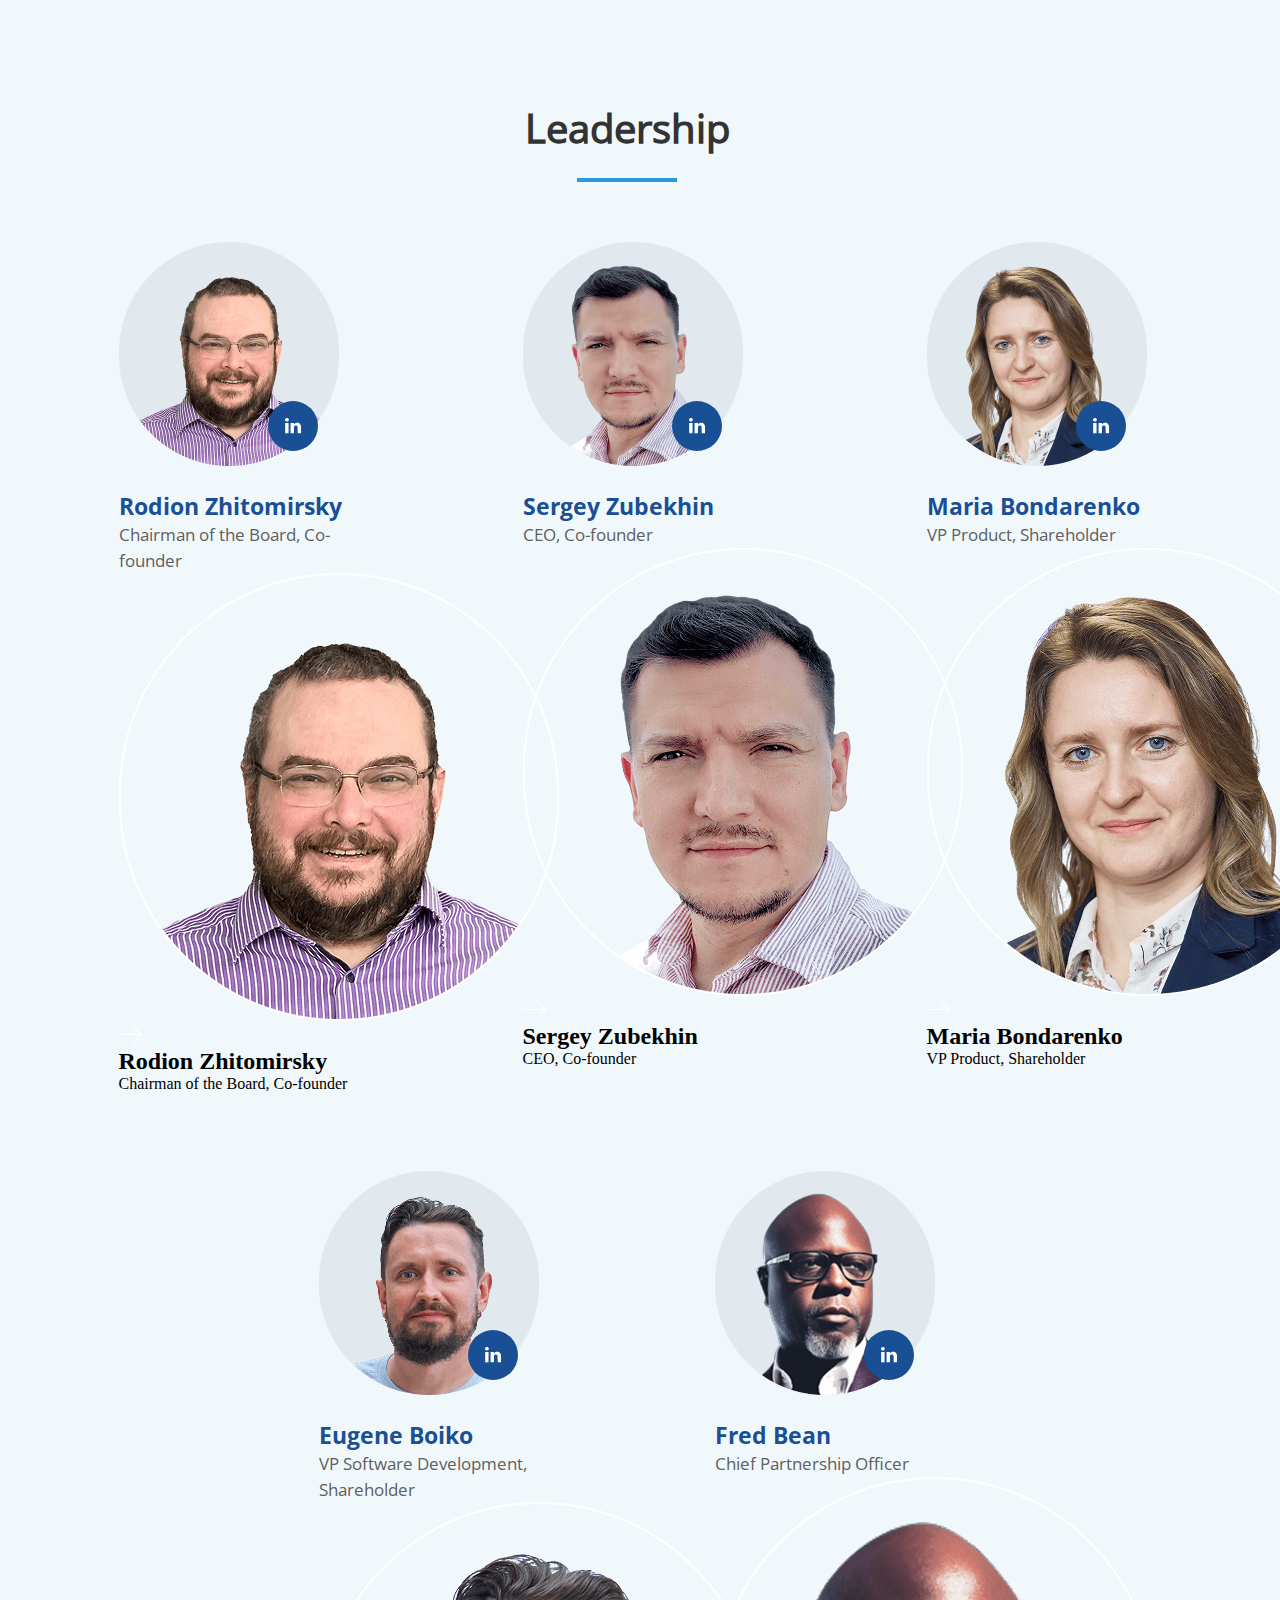
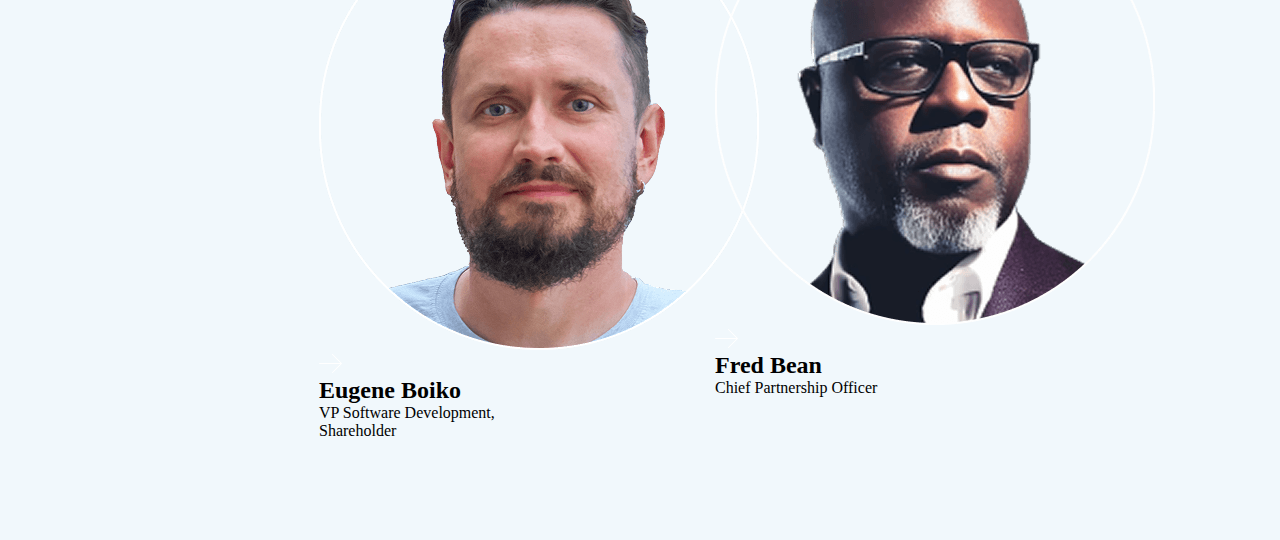
<file: lesson-5/index.html>
<!DOCTYPE html>
<html lang="en">

<head>
   <meta charset="UTF-8">
   <title>lesson 5</title>
   <link href="css/style.css" rel="stylesheet" type="text/css" />
</head>

<body>
   <section class="leadership">
      <div class="leadership__wrap">
         <h1 class="leadership__title">Leadership</h1>
         <div class="leaders">
            <div class="leader">
               <img class="leader__img" src="image/rodion.png" alt="leader image">
               <div class="leader__log">
                  <svg width="17" height="16" viewBox="0 0 17 16" fill="none" xmlns="http://www.w3.org/2000/svg">
                     <path
                        d="M3.57431 5.09953C3.64663 5.29004 3.62181 15.2186 3.54882 15.2993C3.47602 15.3799 0.418354 15.4077 0.271768 15.3292C0.198212 15.2897 0.151199 5.10141 0.224267 5.02826C0.237988 5.01448 0.989143 5.00321 1.89348 5.00321H3.53776L3.57431 5.09953Z"
                        fill="white" />
                     <path
                        d="M13.0997 4.8667C14.1799 5.08662 15.179 5.93071 15.617 6.99356C15.7894 7.41183 15.8987 7.77888 15.9469 8.10139C15.9654 8.22532 15.9965 8.42811 16.0159 8.55204C16.0716 8.90714 16.0685 15.267 16.0126 15.323C15.9458 15.3899 12.7838 15.3876 12.7284 15.3206C12.702 15.2888 12.6834 14.2841 12.6719 12.2694C12.6525 8.85622 12.6618 8.96993 12.3428 8.25161C11.9585 7.38641 10.6315 7.16878 9.73639 7.82421C9.56075 7.95279 9.2152 8.36111 9.16807 8.49571C9.15724 8.52669 9.11289 8.62808 9.06955 8.72103C8.99164 8.88799 8.99059 8.92814 8.97976 12.091C8.969 15.2312 8.96739 15.2927 8.89499 15.3316C8.7895 15.3881 5.69202 15.3648 5.6344 15.307C5.56159 15.234 5.56253 5.08617 5.63533 5.03975C5.66938 5.01804 6.33483 5.00749 7.32239 5.01294L8.95322 5.02199L8.97196 5.69487C8.99389 6.48159 9.00064 6.49165 9.26682 6.13313C10.0883 5.02649 11.5357 4.54825 13.0997 4.8667Z"
                        fill="white" />
                     <path
                        d="M2.41189 0.0462689C4.01516 0.35083 4.31609 2.58362 2.85105 3.30484C1.75301 3.84539 0.406621 3.35389 0.0852175 2.29514C-0.335835 0.908127 0.860739 -0.248415 2.41189 0.0462689Z"
                        fill="white" />
                  </svg>
               </div>
               <h2 class="leader__title">Rodion Zhitomirsky</h2>
               <p class="leader__text">Chairman of the Board, Co-founder</p>
               <div class="popup">
                  <img class="popup__img" src="image/rodion-hover.png" alt="leader image">
                  <div class="popup__log">
                     <svg width="23" height="19" viewBox="0 0 23 19" fill="none" xmlns="http://www.w3.org/2000/svg">
                        <path
                           d="M13.1462 18.854C13.0997 18.8076 13.0629 18.7524 13.0377 18.6917C13.0125 18.631 12.9996 18.566 12.9996 18.5003C12.9996 18.4346 13.0125 18.3695 13.0377 18.3088C13.0629 18.2481 13.0997 18.193 13.1462 18.1465L21.2925 10.0003L0.499975 10.0003C0.367366 10.0003 0.240188 9.9476 0.146421 9.85383C0.0526519 9.76006 -2.52166e-05 9.63289 -2.52108e-05 9.50028C-2.5205e-05 9.36767 0.052652 9.24049 0.146421 9.14672C0.240188 9.05296 0.367366 9.00028 0.499975 9.00028L21.2925 9.00028L13.1462 0.854028C13.0998 0.807573 13.0629 0.752422 13.0378 0.691726C13.0126 0.631029 12.9997 0.565975 12.9997 0.500278C12.9997 0.43458 13.0126 0.369526 13.0378 0.308829C13.0629 0.248133 13.0998 0.192982 13.1462 0.146527C13.1927 0.100072 13.2478 0.0632221 13.3085 0.0380807C13.3692 0.0129394 13.4343 -4.18147e-07 13.5 -4.15275e-07C13.5657 -4.12404e-07 13.6307 0.0129394 13.6914 0.0380808C13.7521 0.0632221 13.8073 0.100072 13.8537 0.146527L22.8537 9.14653C22.9002 9.19296 22.9371 9.24811 22.9623 9.30881C22.9874 9.36951 23.0004 9.43457 23.0004 9.50028C23.0004 9.56599 22.9874 9.63105 22.9623 9.69175C22.9371 9.75245 22.9002 9.80759 22.8537 9.85403L13.8537 18.854C13.8073 18.9005 13.7521 18.9374 13.6914 18.9626C13.6307 18.9877 13.5657 19.0007 13.5 19.0007C13.4343 19.0007 13.3692 18.9877 13.3085 18.9626C13.2478 18.9374 13.1927 18.9005 13.1462 18.854Z"
                           fill="white" />
                     </svg>

                  </div>
                  <h2 class="popup__title">Rodion Zhitomirsky</h2>
                  <p class="popup__text">Chairman of the Board, Co-founder</p>
               </div>
            </div>
            <div class="leader">
               <img class="leader__img" src="image/sergey.png" alt="leader image">
               <div class="leader__log">
                  <svg width="17" height="16" viewBox="0 0 17 16" fill="none" xmlns="http://www.w3.org/2000/svg">
                     <path
                        d="M3.57431 5.09953C3.64663 5.29004 3.62181 15.2186 3.54882 15.2993C3.47602 15.3799 0.418354 15.4077 0.271768 15.3292C0.198212 15.2897 0.151199 5.10141 0.224267 5.02826C0.237988 5.01448 0.989143 5.00321 1.89348 5.00321H3.53776L3.57431 5.09953Z"
                        fill="white" />
                     <path
                        d="M13.0997 4.8667C14.1799 5.08662 15.179 5.93071 15.617 6.99356C15.7894 7.41183 15.8987 7.77888 15.9469 8.10139C15.9654 8.22532 15.9965 8.42811 16.0159 8.55204C16.0716 8.90714 16.0685 15.267 16.0126 15.323C15.9458 15.3899 12.7838 15.3876 12.7284 15.3206C12.702 15.2888 12.6834 14.2841 12.6719 12.2694C12.6525 8.85622 12.6618 8.96993 12.3428 8.25161C11.9585 7.38641 10.6315 7.16878 9.73639 7.82421C9.56075 7.95279 9.2152 8.36111 9.16807 8.49571C9.15724 8.52669 9.11289 8.62808 9.06955 8.72103C8.99164 8.88799 8.99059 8.92814 8.97976 12.091C8.969 15.2312 8.96739 15.2927 8.89499 15.3316C8.7895 15.3881 5.69202 15.3648 5.6344 15.307C5.56159 15.234 5.56253 5.08617 5.63533 5.03975C5.66938 5.01804 6.33483 5.00749 7.32239 5.01294L8.95322 5.02199L8.97196 5.69487C8.99389 6.48159 9.00064 6.49165 9.26682 6.13313C10.0883 5.02649 11.5357 4.54825 13.0997 4.8667Z"
                        fill="white" />
                     <path
                        d="M2.41189 0.0462689C4.01516 0.35083 4.31609 2.58362 2.85105 3.30484C1.75301 3.84539 0.406621 3.35389 0.0852175 2.29514C-0.335835 0.908127 0.860739 -0.248415 2.41189 0.0462689Z"
                        fill="white" />
                  </svg>
               </div>
               <h2 class="leader__title">Sergey Zubekhin</h2>
               <p class="leader__text">CEO, Co-founder</p>
               <div class="popup " id="sergey">
                  <img class="popup__img" src="image/sergey-hover.png" alt="leader image">
                  <div class="popup__log">
                     <svg width="23" height="19" viewBox="0 0 23 19" fill="none" xmlns="http://www.w3.org/2000/svg">
                        <path
                           d="M13.1462 18.854C13.0997 18.8076 13.0629 18.7524 13.0377 18.6917C13.0125 18.631 12.9996 18.566 12.9996 18.5003C12.9996 18.4346 13.0125 18.3695 13.0377 18.3088C13.0629 18.2481 13.0997 18.193 13.1462 18.1465L21.2925 10.0003L0.499975 10.0003C0.367366 10.0003 0.240188 9.9476 0.146421 9.85383C0.0526519 9.76006 -2.52166e-05 9.63289 -2.52108e-05 9.50028C-2.5205e-05 9.36767 0.052652 9.24049 0.146421 9.14672C0.240188 9.05296 0.367366 9.00028 0.499975 9.00028L21.2925 9.00028L13.1462 0.854028C13.0998 0.807573 13.0629 0.752422 13.0378 0.691726C13.0126 0.631029 12.9997 0.565975 12.9997 0.500278C12.9997 0.43458 13.0126 0.369526 13.0378 0.308829C13.0629 0.248133 13.0998 0.192982 13.1462 0.146527C13.1927 0.100072 13.2478 0.0632221 13.3085 0.0380807C13.3692 0.0129394 13.4343 -4.18147e-07 13.5 -4.15275e-07C13.5657 -4.12404e-07 13.6307 0.0129394 13.6914 0.0380808C13.7521 0.0632221 13.8073 0.100072 13.8537 0.146527L22.8537 9.14653C22.9002 9.19296 22.9371 9.24811 22.9623 9.30881C22.9874 9.36951 23.0004 9.43457 23.0004 9.50028C23.0004 9.56599 22.9874 9.63105 22.9623 9.69175C22.9371 9.75245 22.9002 9.80759 22.8537 9.85403L13.8537 18.854C13.8073 18.9005 13.7521 18.9374 13.6914 18.9626C13.6307 18.9877 13.5657 19.0007 13.5 19.0007C13.4343 19.0007 13.3692 18.9877 13.3085 18.9626C13.2478 18.9374 13.1927 18.9005 13.1462 18.854Z"
                           fill="white" />
                     </svg>

                  </div>
                  <h2 class="popup__title">Sergey Zubekhin</h2>
                  <p class="popup__text">CEO, Co-founder</p>
               </div>
            </div>
            <div class="leader">
               <img class="leader__img" src="image/maria.png" alt="leader image">
               <div class="leader__log">
                  <svg width="17" height="16" viewBox="0 0 17 16" fill="none" xmlns="http://www.w3.org/2000/svg">
                     <path
                        d="M3.57431 5.09953C3.64663 5.29004 3.62181 15.2186 3.54882 15.2993C3.47602 15.3799 0.418354 15.4077 0.271768 15.3292C0.198212 15.2897 0.151199 5.10141 0.224267 5.02826C0.237988 5.01448 0.989143 5.00321 1.89348 5.00321H3.53776L3.57431 5.09953Z"
                        fill="white" />
                     <path
                        d="M13.0997 4.8667C14.1799 5.08662 15.179 5.93071 15.617 6.99356C15.7894 7.41183 15.8987 7.77888 15.9469 8.10139C15.9654 8.22532 15.9965 8.42811 16.0159 8.55204C16.0716 8.90714 16.0685 15.267 16.0126 15.323C15.9458 15.3899 12.7838 15.3876 12.7284 15.3206C12.702 15.2888 12.6834 14.2841 12.6719 12.2694C12.6525 8.85622 12.6618 8.96993 12.3428 8.25161C11.9585 7.38641 10.6315 7.16878 9.73639 7.82421C9.56075 7.95279 9.2152 8.36111 9.16807 8.49571C9.15724 8.52669 9.11289 8.62808 9.06955 8.72103C8.99164 8.88799 8.99059 8.92814 8.97976 12.091C8.969 15.2312 8.96739 15.2927 8.89499 15.3316C8.7895 15.3881 5.69202 15.3648 5.6344 15.307C5.56159 15.234 5.56253 5.08617 5.63533 5.03975C5.66938 5.01804 6.33483 5.00749 7.32239 5.01294L8.95322 5.02199L8.97196 5.69487C8.99389 6.48159 9.00064 6.49165 9.26682 6.13313C10.0883 5.02649 11.5357 4.54825 13.0997 4.8667Z"
                        fill="white" />
                     <path
                        d="M2.41189 0.0462689C4.01516 0.35083 4.31609 2.58362 2.85105 3.30484C1.75301 3.84539 0.406621 3.35389 0.0852175 2.29514C-0.335835 0.908127 0.860739 -0.248415 2.41189 0.0462689Z"
                        fill="white" />
                  </svg>
               </div>
               <h2 class="leader__title">Maria Bondarenko</h2>
               <p class="leader__text">VP Product, Shareholder</p>
               <div class="popup " id="maria">
                  <img class="popup__img" src="image/maria-hover.png" alt="leader image">
                  <div class="popup__log">
                     <svg width="23" height="19" viewBox="0 0 23 19" fill="none" xmlns="http://www.w3.org/2000/svg">
                        <path
                           d="M13.1462 18.854C13.0997 18.8076 13.0629 18.7524 13.0377 18.6917C13.0125 18.631 12.9996 18.566 12.9996 18.5003C12.9996 18.4346 13.0125 18.3695 13.0377 18.3088C13.0629 18.2481 13.0997 18.193 13.1462 18.1465L21.2925 10.0003L0.499975 10.0003C0.367366 10.0003 0.240188 9.9476 0.146421 9.85383C0.0526519 9.76006 -2.52166e-05 9.63289 -2.52108e-05 9.50028C-2.5205e-05 9.36767 0.052652 9.24049 0.146421 9.14672C0.240188 9.05296 0.367366 9.00028 0.499975 9.00028L21.2925 9.00028L13.1462 0.854028C13.0998 0.807573 13.0629 0.752422 13.0378 0.691726C13.0126 0.631029 12.9997 0.565975 12.9997 0.500278C12.9997 0.43458 13.0126 0.369526 13.0378 0.308829C13.0629 0.248133 13.0998 0.192982 13.1462 0.146527C13.1927 0.100072 13.2478 0.0632221 13.3085 0.0380807C13.3692 0.0129394 13.4343 -4.18147e-07 13.5 -4.15275e-07C13.5657 -4.12404e-07 13.6307 0.0129394 13.6914 0.0380808C13.7521 0.0632221 13.8073 0.100072 13.8537 0.146527L22.8537 9.14653C22.9002 9.19296 22.9371 9.24811 22.9623 9.30881C22.9874 9.36951 23.0004 9.43457 23.0004 9.50028C23.0004 9.56599 22.9874 9.63105 22.9623 9.69175C22.9371 9.75245 22.9002 9.80759 22.8537 9.85403L13.8537 18.854C13.8073 18.9005 13.7521 18.9374 13.6914 18.9626C13.6307 18.9877 13.5657 19.0007 13.5 19.0007C13.4343 19.0007 13.3692 18.9877 13.3085 18.9626C13.2478 18.9374 13.1927 18.9005 13.1462 18.854Z"
                           fill="white" />
                     </svg>

                  </div>
                  <h2 class="popup__title">Maria Bondarenko</h2>
                  <p class="popup__text">VP Product, Shareholder</p>
               </div>
            </div>
         </div>
         <div class="leaders__two">
            <div class="leader">
               <img class="leader__img" src="image/eugene.png" alt="leader image">
               <div class="leader__log">
                  <svg width="17" height="16" viewBox="0 0 17 16" fill="none" xmlns="http://www.w3.org/2000/svg">
                     <path
                        d="M3.57431 5.09953C3.64663 5.29004 3.62181 15.2186 3.54882 15.2993C3.47602 15.3799 0.418354 15.4077 0.271768 15.3292C0.198212 15.2897 0.151199 5.10141 0.224267 5.02826C0.237988 5.01448 0.989143 5.00321 1.89348 5.00321H3.53776L3.57431 5.09953Z"
                        fill="white" />
                     <path
                        d="M13.0997 4.8667C14.1799 5.08662 15.179 5.93071 15.617 6.99356C15.7894 7.41183 15.8987 7.77888 15.9469 8.10139C15.9654 8.22532 15.9965 8.42811 16.0159 8.55204C16.0716 8.90714 16.0685 15.267 16.0126 15.323C15.9458 15.3899 12.7838 15.3876 12.7284 15.3206C12.702 15.2888 12.6834 14.2841 12.6719 12.2694C12.6525 8.85622 12.6618 8.96993 12.3428 8.25161C11.9585 7.38641 10.6315 7.16878 9.73639 7.82421C9.56075 7.95279 9.2152 8.36111 9.16807 8.49571C9.15724 8.52669 9.11289 8.62808 9.06955 8.72103C8.99164 8.88799 8.99059 8.92814 8.97976 12.091C8.969 15.2312 8.96739 15.2927 8.89499 15.3316C8.7895 15.3881 5.69202 15.3648 5.6344 15.307C5.56159 15.234 5.56253 5.08617 5.63533 5.03975C5.66938 5.01804 6.33483 5.00749 7.32239 5.01294L8.95322 5.02199L8.97196 5.69487C8.99389 6.48159 9.00064 6.49165 9.26682 6.13313C10.0883 5.02649 11.5357 4.54825 13.0997 4.8667Z"
                        fill="white" />
                     <path
                        d="M2.41189 0.0462689C4.01516 0.35083 4.31609 2.58362 2.85105 3.30484C1.75301 3.84539 0.406621 3.35389 0.0852175 2.29514C-0.335835 0.908127 0.860739 -0.248415 2.41189 0.0462689Z"
                        fill="white" />
                  </svg>
               </div>
               <h2 class="leader__title">Eugene Boiko</h2>
               <p class="leader__text">VP Software Development, Shareholder</p>
               <div class="popup" id="eugene">
                  <img class="popup__img" src="image/eugene-hover.png" alt="leader image">
                  <div class="popup__log">
                     <svg width="23" height="19" viewBox="0 0 23 19" fill="none" xmlns="http://www.w3.org/2000/svg">
                        <path
                           d="M13.1462 18.854C13.0997 18.8076 13.0629 18.7524 13.0377 18.6917C13.0125 18.631 12.9996 18.566 12.9996 18.5003C12.9996 18.4346 13.0125 18.3695 13.0377 18.3088C13.0629 18.2481 13.0997 18.193 13.1462 18.1465L21.2925 10.0003L0.499975 10.0003C0.367366 10.0003 0.240188 9.9476 0.146421 9.85383C0.0526519 9.76006 -2.52166e-05 9.63289 -2.52108e-05 9.50028C-2.5205e-05 9.36767 0.052652 9.24049 0.146421 9.14672C0.240188 9.05296 0.367366 9.00028 0.499975 9.00028L21.2925 9.00028L13.1462 0.854028C13.0998 0.807573 13.0629 0.752422 13.0378 0.691726C13.0126 0.631029 12.9997 0.565975 12.9997 0.500278C12.9997 0.43458 13.0126 0.369526 13.0378 0.308829C13.0629 0.248133 13.0998 0.192982 13.1462 0.146527C13.1927 0.100072 13.2478 0.0632221 13.3085 0.0380807C13.3692 0.0129394 13.4343 -4.18147e-07 13.5 -4.15275e-07C13.5657 -4.12404e-07 13.6307 0.0129394 13.6914 0.0380808C13.7521 0.0632221 13.8073 0.100072 13.8537 0.146527L22.8537 9.14653C22.9002 9.19296 22.9371 9.24811 22.9623 9.30881C22.9874 9.36951 23.0004 9.43457 23.0004 9.50028C23.0004 9.56599 22.9874 9.63105 22.9623 9.69175C22.9371 9.75245 22.9002 9.80759 22.8537 9.85403L13.8537 18.854C13.8073 18.9005 13.7521 18.9374 13.6914 18.9626C13.6307 18.9877 13.5657 19.0007 13.5 19.0007C13.4343 19.0007 13.3692 18.9877 13.3085 18.9626C13.2478 18.9374 13.1927 18.9005 13.1462 18.854Z"
                           fill="white" />
                     </svg>

                  </div>
                  <h2 class="popup__title">Eugene Boiko</h2>
                  <p class="popup__text">VP Software Development, Shareholder</p>
               </div>
            </div>
            <div class="leader">
               <img class="leader__img" src="image/fred.png" alt="leader image">
               <div class="leader__log">
                  <svg width="17" height="16" viewBox="0 0 17 16" fill="none" xmlns="http://www.w3.org/2000/svg">
                     <path
                        d="M3.57431 5.09953C3.64663 5.29004 3.62181 15.2186 3.54882 15.2993C3.47602 15.3799 0.418354 15.4077 0.271768 15.3292C0.198212 15.2897 0.151199 5.10141 0.224267 5.02826C0.237988 5.01448 0.989143 5.00321 1.89348 5.00321H3.53776L3.57431 5.09953Z"
                        fill="white" />
                     <path
                        d="M13.0997 4.8667C14.1799 5.08662 15.179 5.93071 15.617 6.99356C15.7894 7.41183 15.8987 7.77888 15.9469 8.10139C15.9654 8.22532 15.9965 8.42811 16.0159 8.55204C16.0716 8.90714 16.0685 15.267 16.0126 15.323C15.9458 15.3899 12.7838 15.3876 12.7284 15.3206C12.702 15.2888 12.6834 14.2841 12.6719 12.2694C12.6525 8.85622 12.6618 8.96993 12.3428 8.25161C11.9585 7.38641 10.6315 7.16878 9.73639 7.82421C9.56075 7.95279 9.2152 8.36111 9.16807 8.49571C9.15724 8.52669 9.11289 8.62808 9.06955 8.72103C8.99164 8.88799 8.99059 8.92814 8.97976 12.091C8.969 15.2312 8.96739 15.2927 8.89499 15.3316C8.7895 15.3881 5.69202 15.3648 5.6344 15.307C5.56159 15.234 5.56253 5.08617 5.63533 5.03975C5.66938 5.01804 6.33483 5.00749 7.32239 5.01294L8.95322 5.02199L8.97196 5.69487C8.99389 6.48159 9.00064 6.49165 9.26682 6.13313C10.0883 5.02649 11.5357 4.54825 13.0997 4.8667Z"
                        fill="white" />
                     <path
                        d="M2.41189 0.0462689C4.01516 0.35083 4.31609 2.58362 2.85105 3.30484C1.75301 3.84539 0.406621 3.35389 0.0852175 2.29514C-0.335835 0.908127 0.860739 -0.248415 2.41189 0.0462689Z"
                        fill="white" />
                  </svg>
               </div>
               <h2 class="leader__title">Fred Bean</h2>
               <p class="leader__text">Chief Partnership Officer</p>
               <div class="popup" id="fred">
                  <img class="popup__img" src="image/fred-hover.png" alt="leader image">
                  <div class="popup__log">
                     <svg width="23" height="19" viewBox="0 0 23 19" fill="none" xmlns="http://www.w3.org/2000/svg">
                        <path
                           d="M13.1462 18.854C13.0997 18.8076 13.0629 18.7524 13.0377 18.6917C13.0125 18.631 12.9996 18.566 12.9996 18.5003C12.9996 18.4346 13.0125 18.3695 13.0377 18.3088C13.0629 18.2481 13.0997 18.193 13.1462 18.1465L21.2925 10.0003L0.499975 10.0003C0.367366 10.0003 0.240188 9.9476 0.146421 9.85383C0.0526519 9.76006 -2.52166e-05 9.63289 -2.52108e-05 9.50028C-2.5205e-05 9.36767 0.052652 9.24049 0.146421 9.14672C0.240188 9.05296 0.367366 9.00028 0.499975 9.00028L21.2925 9.00028L13.1462 0.854028C13.0998 0.807573 13.0629 0.752422 13.0378 0.691726C13.0126 0.631029 12.9997 0.565975 12.9997 0.500278C12.9997 0.43458 13.0126 0.369526 13.0378 0.308829C13.0629 0.248133 13.0998 0.192982 13.1462 0.146527C13.1927 0.100072 13.2478 0.0632221 13.3085 0.0380807C13.3692 0.0129394 13.4343 -4.18147e-07 13.5 -4.15275e-07C13.5657 -4.12404e-07 13.6307 0.0129394 13.6914 0.0380808C13.7521 0.0632221 13.8073 0.100072 13.8537 0.146527L22.8537 9.14653C22.9002 9.19296 22.9371 9.24811 22.9623 9.30881C22.9874 9.36951 23.0004 9.43457 23.0004 9.50028C23.0004 9.56599 22.9874 9.63105 22.9623 9.69175C22.9371 9.75245 22.9002 9.80759 22.8537 9.85403L13.8537 18.854C13.8073 18.9005 13.7521 18.9374 13.6914 18.9626C13.6307 18.9877 13.5657 19.0007 13.5 19.0007C13.4343 19.0007 13.3692 18.9877 13.3085 18.9626C13.2478 18.9374 13.1927 18.9005 13.1462 18.854Z"
                           fill="white" />
                     </svg>

                  </div>
                  <h2 class="popup__title">Fred Bean</h2>
                  <p class="popup__text">Chief Partnership Officer</p>
               </div>
            </div>
         </div>
      </div>
   </section>
</body>

</html>
</file>
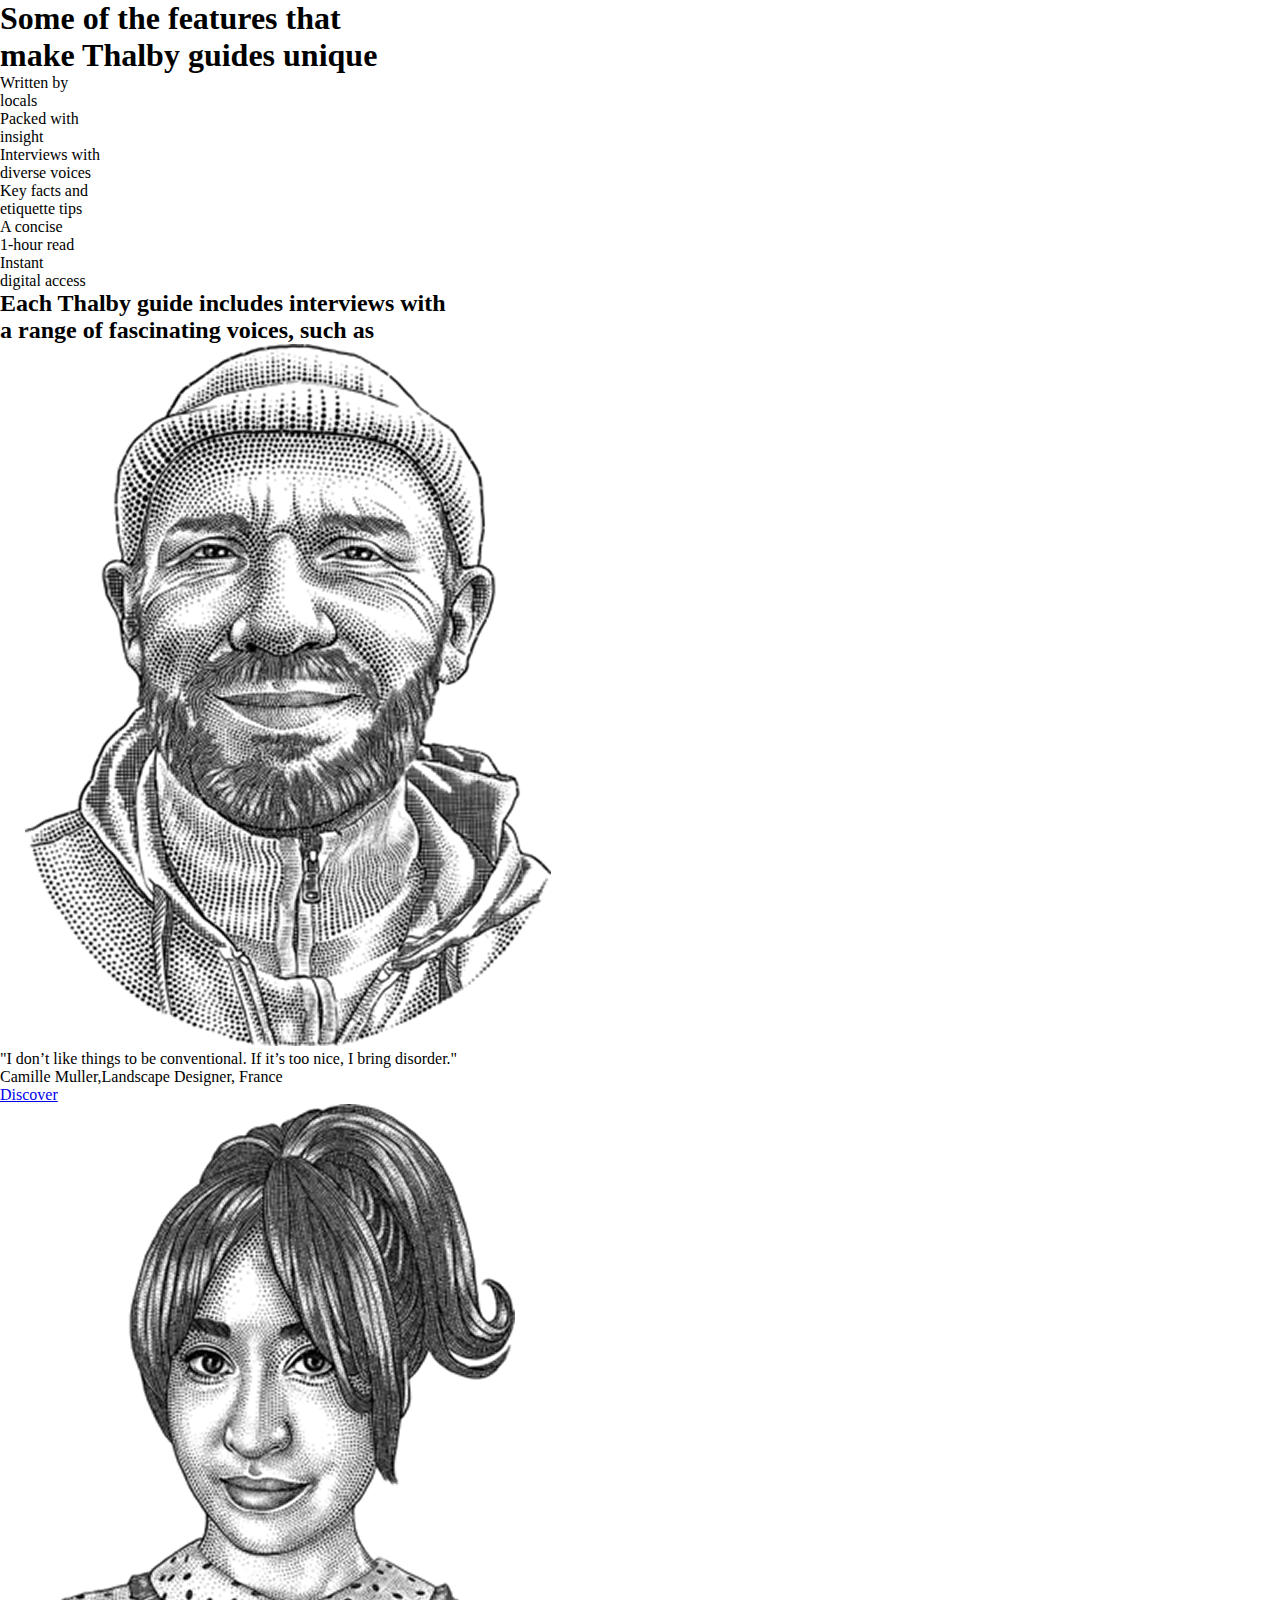
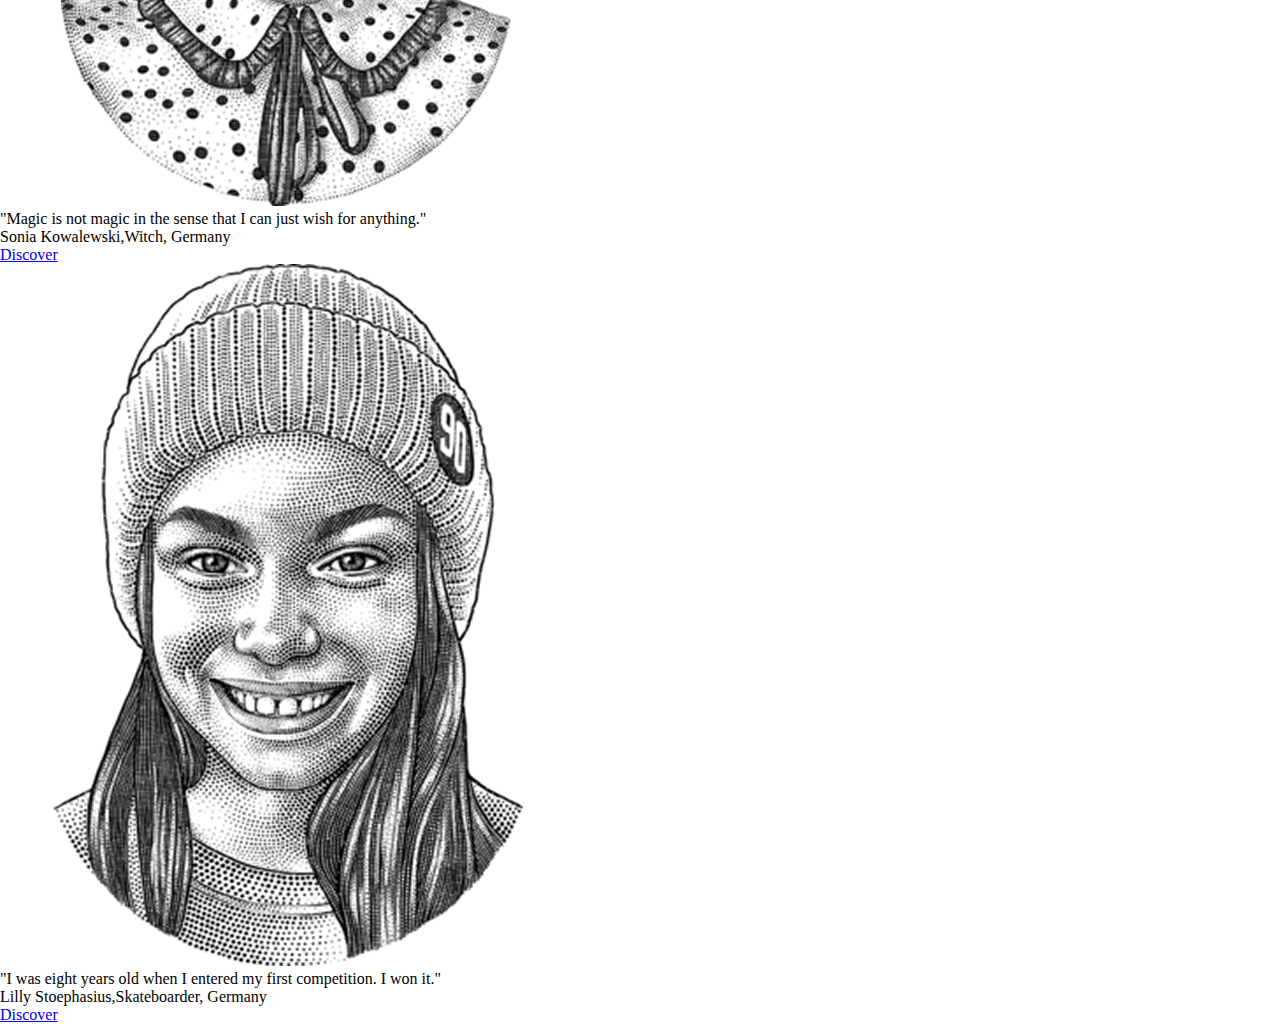
<file: lesson-6/index.html>
<!DOCTYPE html>
<html lang="en">

<head>
   <meta charset="UTF-8">
   <title>lesson 6</title>
   <link href="css/style.css" rel="stylesheet" type="text/css" />
</head>

<body>
   <main>
      <section class="features">
         <div class="features__wrap">
            <h1 class="features__title">Some of the features that<br> make Thalby guides unique</h1>
            <ul class="list-of-features">
               <li class="feature">
                  <div class="feature__circle"></div>
                  <p class="feature__text">Written by<br> locals</p>
               </li>
               <li class="feature">
                  <div class="feature__circle" id="second-circle"></div>
                  <p class="feature__text">Packed with<br> insight</p>
               </li>
               <li class="feature">
                  <div class="feature__circle" id="third-circle"></div>
                  <p class="feature__text">Interviews with<br> diverse voices</p>
               </li>
               <li class="feature">
                  <div class="feature__circle" id="fourth-circle"></div>
                  <p class="feature__text">Key facts and<br> etiquette tips</p>
               </li>
               <li class="feature">
                  <div class="feature__circle" id="fifth-circle"></div>
                  <p class="feature__text">A concise<br> 1-hour read</p>
               </li>
               <li class="feature">
                  <div class="feature__circle" id="sixth-circle"></div>
                  <p class="feature__text">Instant<br> digital access</p>
               </li>
            </ul>
         </div>
      </section>
      <section class="interviews">
         <div class="interviews__wrap">
            <h2 class="interviews__title">Each Thalby guide includes interviews with<br> a range of fascinating voices,
               such as
            </h2>
            <div class="interview-cards">
               <div class="card">
                  <img class="card__img" src="image/first-img.png" alt="image-person-interview">
                  <p class="card__quote">"I don’t like things to be conventional. If it’s too nice, I bring disorder."
                  </p>
                  <p class="card__person">Camille Muller,Landscape Designer, France</p>
                  <a class="card__link" href="#">Discover</a>
               </div>
               <div class="card">
                  <img class="card__img" src="image/second-img.png" alt="image-person-interview">
                  <p class="card__quote">"Magic is not magic in the sense that I can just wish for anything."</p>
                  <p class="card__person">Sonia Kowalewski,Witch, Germany</p>
                  <a class="card__link" href="#">Discover</a>
               </div>
               <div class="card">
                  <img class="card__img" src="image/third-img.png" alt="image-person-interview">
                  <p class="card__quote">"I was eight years old when I entered my first competition. I won it."</p>
                  <p class="card__person">Lilly Stoephasius,Skateboarder, Germany</p>
                  <a class="card__link" href="#">Discover</a>
               </div>
               <div class="background"></div>
      </section>
   </main>
</body>

</html>
</file>
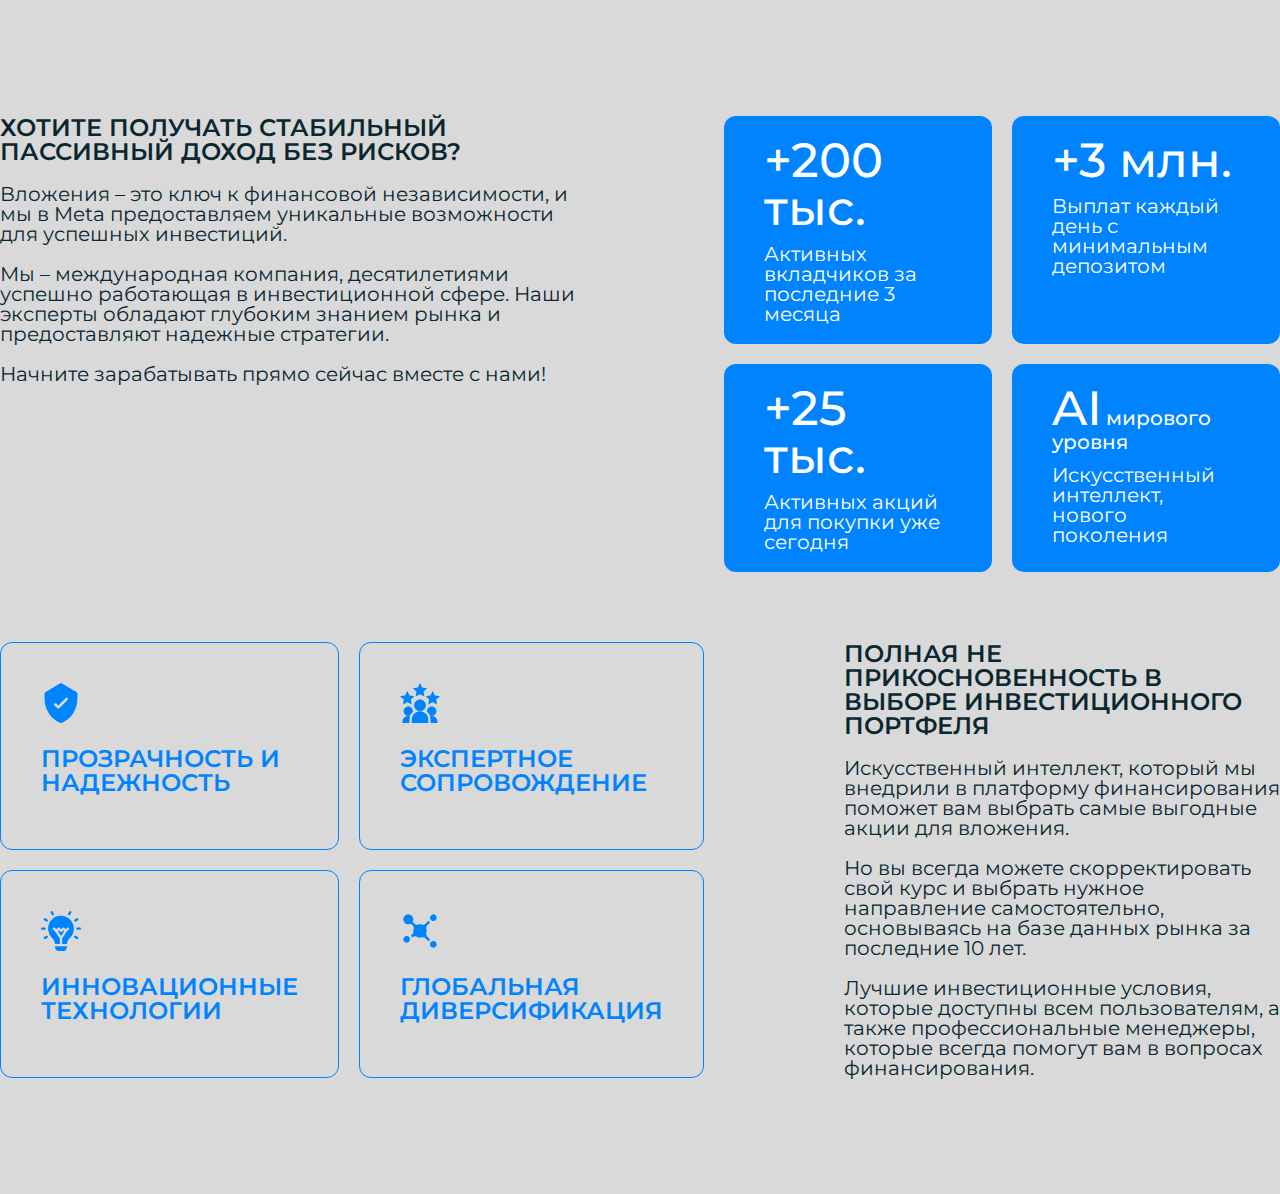
<file: lesson-9/index.html>
<!DOCTYPE html>
<html lang="ru">

<head>
   <meta charset="UTF-8">
   <title>lesson 9</title>
   <link href="css/style.css" rel="stylesheet" type="text/css" />
</head>

<body>
   <section class="investments">
      <div class="investments-wrap">
         <div class="investments__information" id="first-text-block">
            <span class="investments-information__title">Хотите получать стабильный пассивный доход без рисков?</span>
            <p class="investments-information__text">Вложения – это ключ к финансовой независимости, и мы в Meta
               предоставляем уникальные возможности для успешных инвестиций.<br><br>
               Мы – международная компания, десятилетиями успешно работающая в инвестиционной сфере. Наши эксперты
               обладают глубоким знанием рынка и предоставляют надежные стратегии.<br><br>
               Начните зарабатывать прямо сейчас вместе с нами!</p>
         </div>
         <div class="investments__key">
            <span class="investments-key__title">+200 тыс.</span>
            <p class="investments-key__text">Активных вкладчиков за последние 3 месяца</p>
         </div>
         <div class="investments__key">
            <span class="investments-key__title">+3 млн.</span>
            <p class="investments-key__text">Выплат каждый день с минимальным депозитом</p>
         </div>
         <div class="investments__key">
            <span class="investments-key__title">+25 тыс.</span>
            <p class="investments-key__text">Активных акций для покупки уже сегодня</p>
         </div>
         <div class="investments__key">
            <span class="investments-key__title">AI</span>
            <span class="investments-key__title-add">мирового уровня</span>
            <p class="investments-key__text">Искусственный интеллект, нового поколения</p>
         </div>
         <div class="investments__advantages">
            <img src="image/advantages-icon-1.svg" alt="advantages icon">
            <span class="investments-advantages__title">Прозрачность и Надежность</span>
         </div>
         <div class="investments__advantages">
            <img src="image/advantages-icon-2.svg" alt="advantages icon">
            <span class="investments-advantages__title">Экспертное Сопровождение</span>
         </div>
         <div class="investments__advantages">
            <img src="image/advantages-icon-3.svg" alt="advantages icon">
            <span class="investments-advantages__title">Инновационные Технологии</span>
         </div>
         <div class="investments__advantages">
            <img src="image/advantages-icon-4.svg" alt="advantages icon">
            <span class="investments-advantages__title">Глобальная Диверсификация</span>
         </div>
         <div class="investments__information" id="second-text-block">
            <span class="investments-information__title">Полная не прикосновенность в выборе инвестиционного
               портфеля</span>
            <p class="investments-information__text">Искусственный интеллект, который мы внедрили в платформу
               финансирования поможет вам выбрать самые выгодные акции для вложения.<br><br>
               Но вы всегда можете скорректировать свой курс и выбрать нужное направление самостоятельно, основываясь на
               базе данных рынка за последние
               10 лет.<br><br>
               Лучшие инвестиционные условия, которые доступны всем пользователям, а также профессиональные менеджеры,
               которые всегда помогут вам в вопросах финансирования.</p>
         </div>
      </div>
   </section>
</body>

</html>
</file>
<file: lesson-1/css/style.css>
* {
   box-sizing: border-box;
   margin: 0;
   padding: 0;
   border: 0;
   outline: 0;
}

body {
   background-color: #F8F8F8;
}

.services {
   padding-top: 128px;
   padding-left: 360 px;
   text-align: center;
}

h1 {
   font-size: 48px;
   color: #01353E;
   margin-bottom: 96px;
}

.packages {

   display: flex;
   gap: 60px;
   justify-content: center;
   margin-bottom: 200px;
}

.card {
   background: #FFFFFF;
   width: 360px;
   text-align: left;
   padding-top: 45px;
}

.card-title {
   font-size: 36px;
   color: #01353E;
   margin-bottom: 58px;
   text-align: center;
}

.card-list {
   list-style: none;
   color: #242121;
   margin-bottom: 61px;
   margin-left: 43px;
}

li {
   margin-top: 20px;
}

.price {
   font-size: 36px;
   text-align: center;
   color: #01353E;
   margin-bottom: 45px;
}

#standart {
   margin-top: 137px;
}

.price span {
   font-size: 18px;
   position: relative;
   top: -8px;
   left: 5px;
}
</file>
<file: lesson-3/css/style.css>
@font-face {
   font-family: "Fraunces";
   src: url("../fonts/Fraunces_72pt-Regular.ttf");
   font-style: normal;
   font-display: swap;
   font-weight: 400;
}

@font-face {
   font-family: "Inter";
   src: url("../fonts/Inter_28pt-Regular.ttf");
   font-style: normal;
   font-display: swap;
   font-weight: 400;
}

* {
   box-sizing: border-box;
   margin: 0;
   padding: 0;
   border: 0;
   outline: 0;
}

a {
   text-decoration: none;
}
</file>
<file: lesson-4/css/style.css>
@font-face {
   font-family: "Fraunces";
   src: url("../fonts/Fraunces_72pt-Regular.ttf");
   font-style: normal;
   font-display: swap;
   font-weight: 400;
}

@font-face {
   font-family: "Inter";
   src: url("../fonts/Inter_28pt-Regular.ttf");
   font-style: normal;
   font-display: swap;
   font-weight: 400;
}

* {
   box-sizing: border-box;
   margin: 0;
   padding: 0;
   border: 0;
   outline: 0;
}

a {
   text-decoration: none;
}
</file>
<file: lesson-5/css/style.css>
@font-face {
   font-family: "OpenSans-bold";
   src: url("../fonts/OpenSans-Bold.ttf");
   font-style: normal;
   font-display: swap;
}

@font-face {
   font-family: "OpenSans";
   src: url("../fonts/OpenSans-Regular.ttf");
   font-style: normal;
   font-display: swap;
}

* {
   box-sizing: border-box;
   margin: 0;
   padding: 0;
   border: 0;
   outline: 0;
}

.leadership {
   background: #F1F8FC;
   padding: 100px calc(50% - 521.5px);
}

.leadership__title {
   display: inline-block;
   flex-wrap: wrap;
   text-align: center;
   font: 600 40px/140% "OpenSans", sans-serif;
   letter-spacing: 0;
   color: #333333;
   width: 805px;
   position: relative;
   padding-bottom: 26px;
   left: 106px;

}

.leadership__title::before {
   content: "";
   width: 100px;
   height: 4px;
   background: #2B9AD6;
   display: block;
   position: absolute;
   left: 352.5px;
   bottom: 0;
}

.leaders {
   display: flex;
   flex-wrap: wrap;
   justify-content: space-between;
   gap: 169px;
   max-width: 1043px;
   margin-top: 60px;

}

.leaders__two {
   display: flex;
   flex-wrap: wrap;
   justify-content: space-between;
   gap: 161px;
   max-width: 631px;
   margin-top: 78px;
   margin-left: 200.5px;


}

.leader {
   width: 235px;
   position: relative;
}

.leader:hover .popup {
   z-index: 5;
   visibility: visible;
   opacity: 1;
}

.leader__img {
   width: 220px;

}

.leader__log {
   width: 50px;
   height: 50px;
   border-radius: 50%;
   background: rgba(25, 79, 148);
   padding: 16.5px 17px;
   position: absolute;
   top: 159px;
   left: 149px;

}

.leader__title {
   font: 700 23px/140% "OpenSans-bold", sans-serif;
   letter-spacing: 0;
   color: #194F94;
   margin-top: 20px;
}

.leader__text {
   font: 400 17px/150% "OpenSans", sans-serif;
   letter-spacing: 0;
   color: #5F5F5F;
}
</file>
<file: lesson-6/css/style.css>
@font-face {
   font-family: "Roboto";
   src: url("../fonts/Roboto-Regular.ttf");
   font-style: normal;
   font-display: swap;
}

* {
   box-sizing: border-box;
   margin: 0;
   padding: 0;
   border: 0;
   outline: 0;
}

li {
   list-style: none;
}
</file>
<file: lesson-9/css/style.css>
@font-face {
   font-family: "Montserrat-SemiBold";
   src: url("../fonts/Montserrat-SemiBold.ttf");
   font-weight: 600;
   font-style: normal;
   font-display: swap;
}

@font-face {
   font-family: "Montserrat-Regular";
   src: url("../fonts/Montserrat-Regular.ttf");
   font-weight: 400;
   font-style: normal;
   font-display: swap;
}

@font-face {
   font-family: "Montserrat-Medium";
   src: url("../fonts/Montserrat-Medium.ttf");
   font-weight: 500;
   font-style: normal;
   font-display: swap;
}


* {
   box-sizing: border-box;
   margin: 0;
   padding: 0;
   border: 0;
   outline: 0;
}

.investments {
   background: #D9D9D9;
   padding: 116px calc(50% - 710px);
}

.investments-wrap {
   width: 100%;
   display: grid;
   gap: 20px 20px;
   grid-template-columns: repeat(4, 1fr);
   grid-template-rows: repeat(4, auto);
}

.investments-wrap> :nth-child(6),
.investments-wrap> :nth-child(7),
.investments-wrap> :nth-child(10) {
   margin-top: 50px;

}

#first-text-block {
   grid-column: 1/3;
   grid-row: 1/3;
   margin-right: 120px;
}

#second-text-block {
   grid-column: 3/5;
   grid-row: 3/5;
   margin-left: 120px;
}

.investments-information__title {
   font: 24px/100% "Montserrat-SemiBold", sans-serif;
   letter-spacing: 0;
   color: #0A2730;
   text-transform: uppercase;
}

.investments-information__text {
   margin-top: 20px;
   font: 20px/100% "Montserrat-Regular", sans-serif;
   letter-spacing: 0;
   color: #0A2730;
}

.investments__key {
   background: #0083FF;
   padding: 20px 40px;
   border-radius: 12px;
}

.investments-key__title {
   font: 48px/100% "Montserrat-Medium", sans-serif;
   letter-spacing: 0;
   color: #FFFFFF;
}

.investments-key__text {
   margin-top: 12px;
   font: 20px/100% "Montserrat-Regular", sans-serif;
   letter-spacing: 0;
   color: #FFFFFF;
}

.investments-key__title-add {
   font: 20px/100% "Montserrat-Medium", sans-serif;
   letter-spacing: 0;
   color: #FFFFFF;
}

.investments__advantages {
   border: 1px solid #0083FF;
   border-radius: 12px;
   padding: 40px 40px;

   &:nth-child(4) {
      padding-right: 24.86px;
   }

   >img {
      width: 40px;
   }
}

.investments-advantages__title {
   display: block;
   margin-top: 20px;
   font: 24px/100% "Montserrat-SemiBold", sans-serif;
   letter-spacing: 0;
   color: #0083FF;
   text-transform: uppercase;
}
</file>
